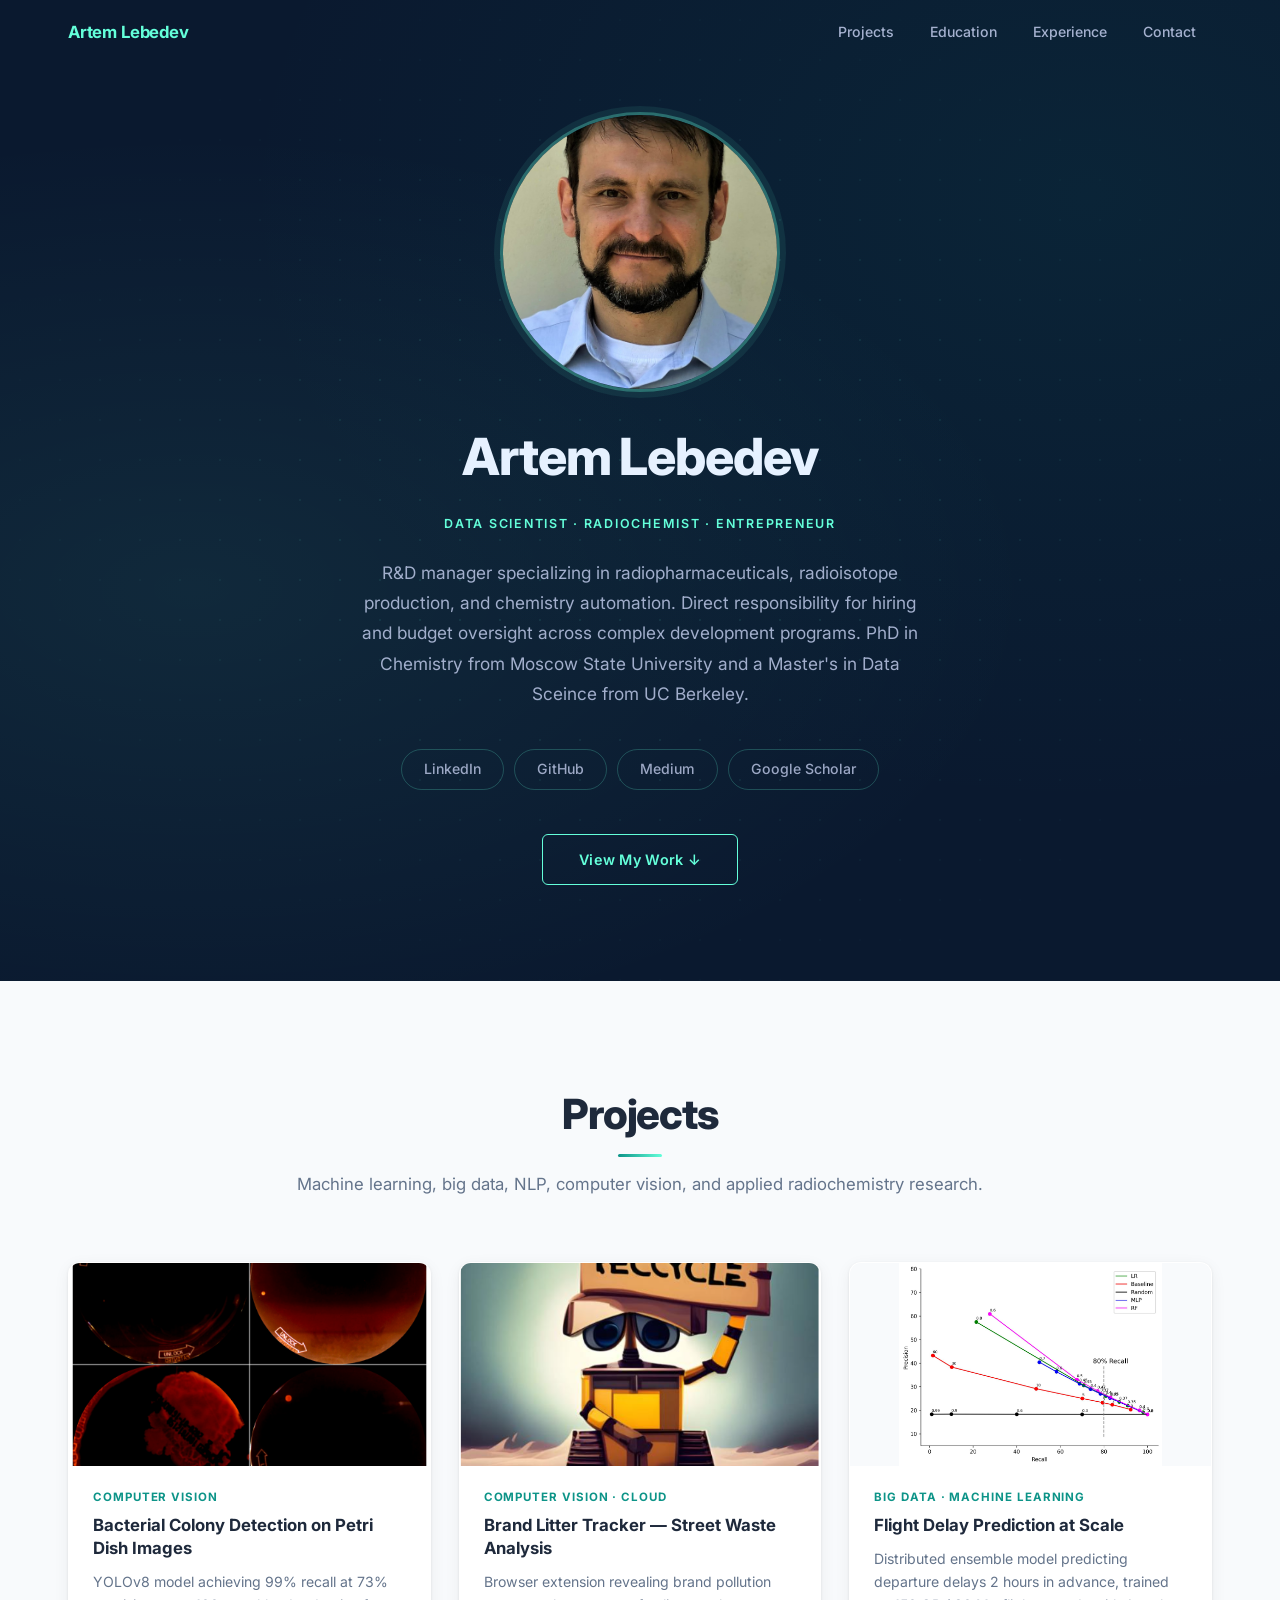
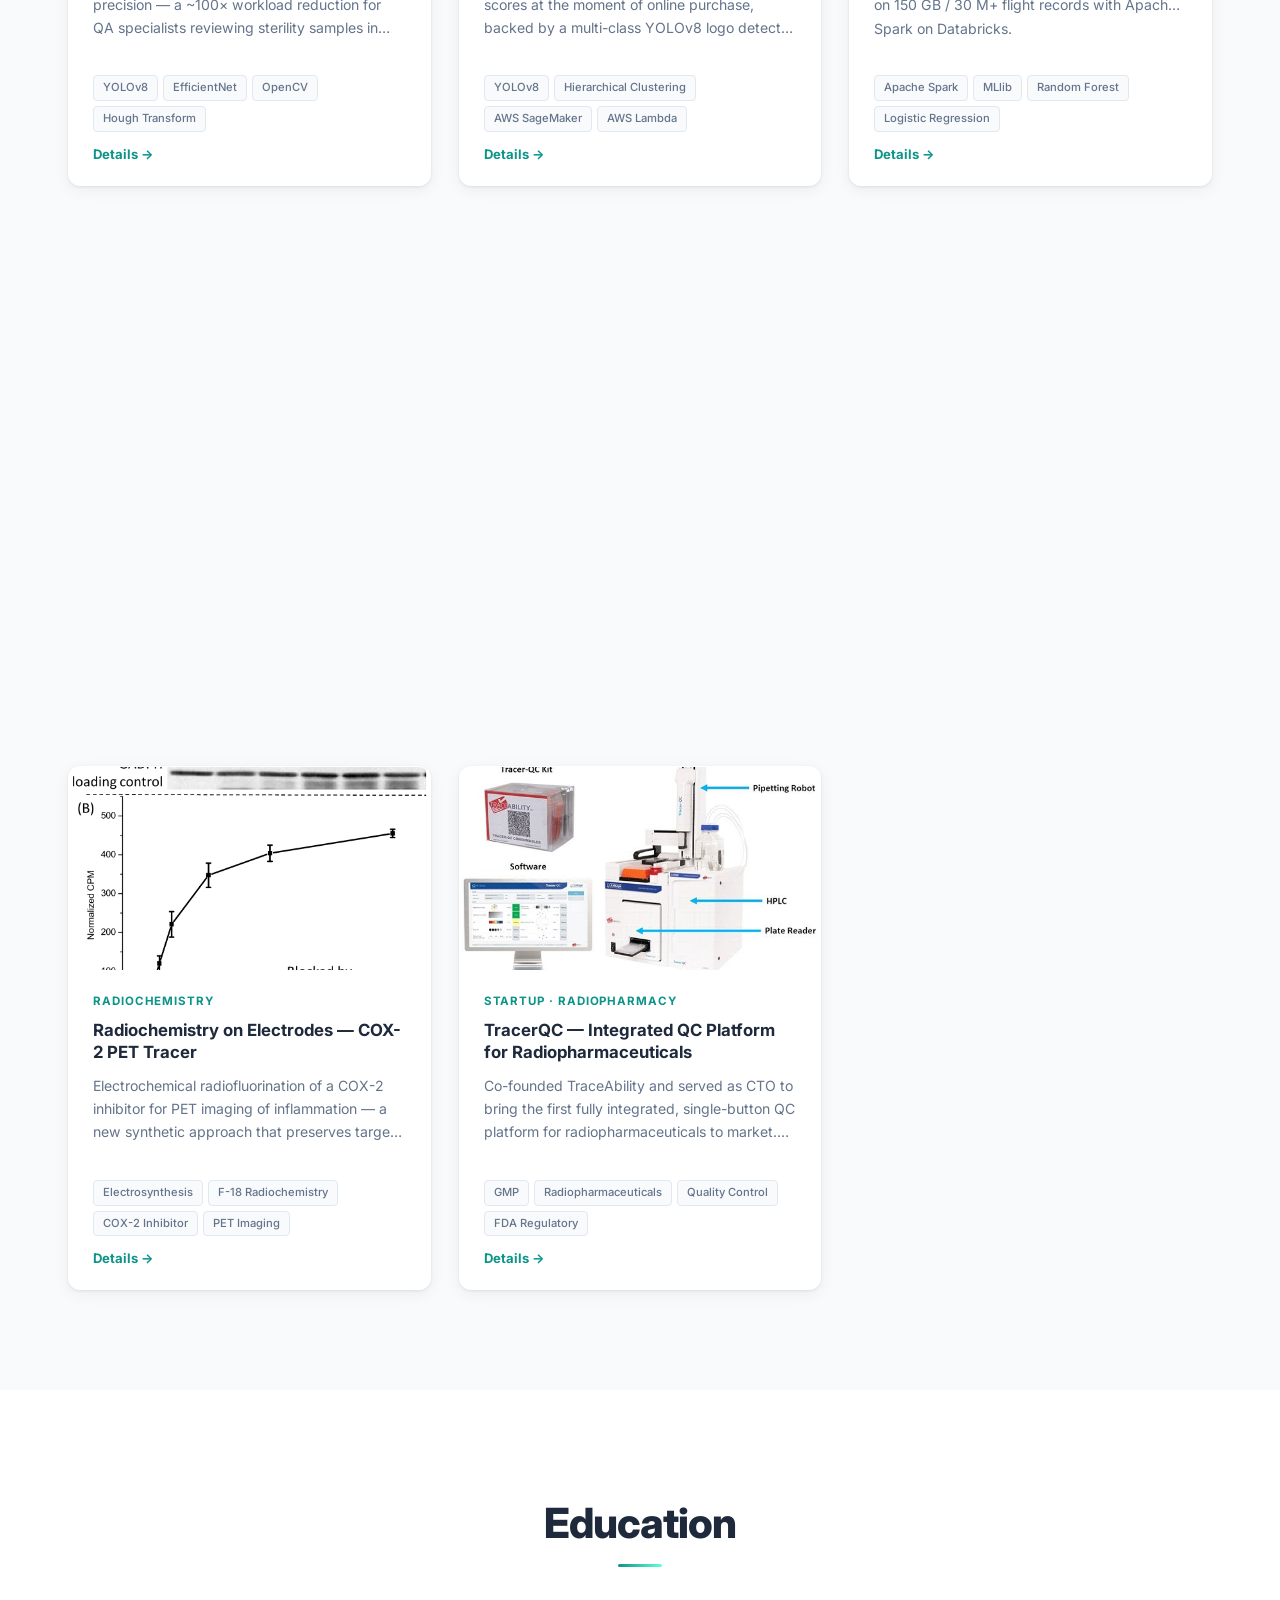
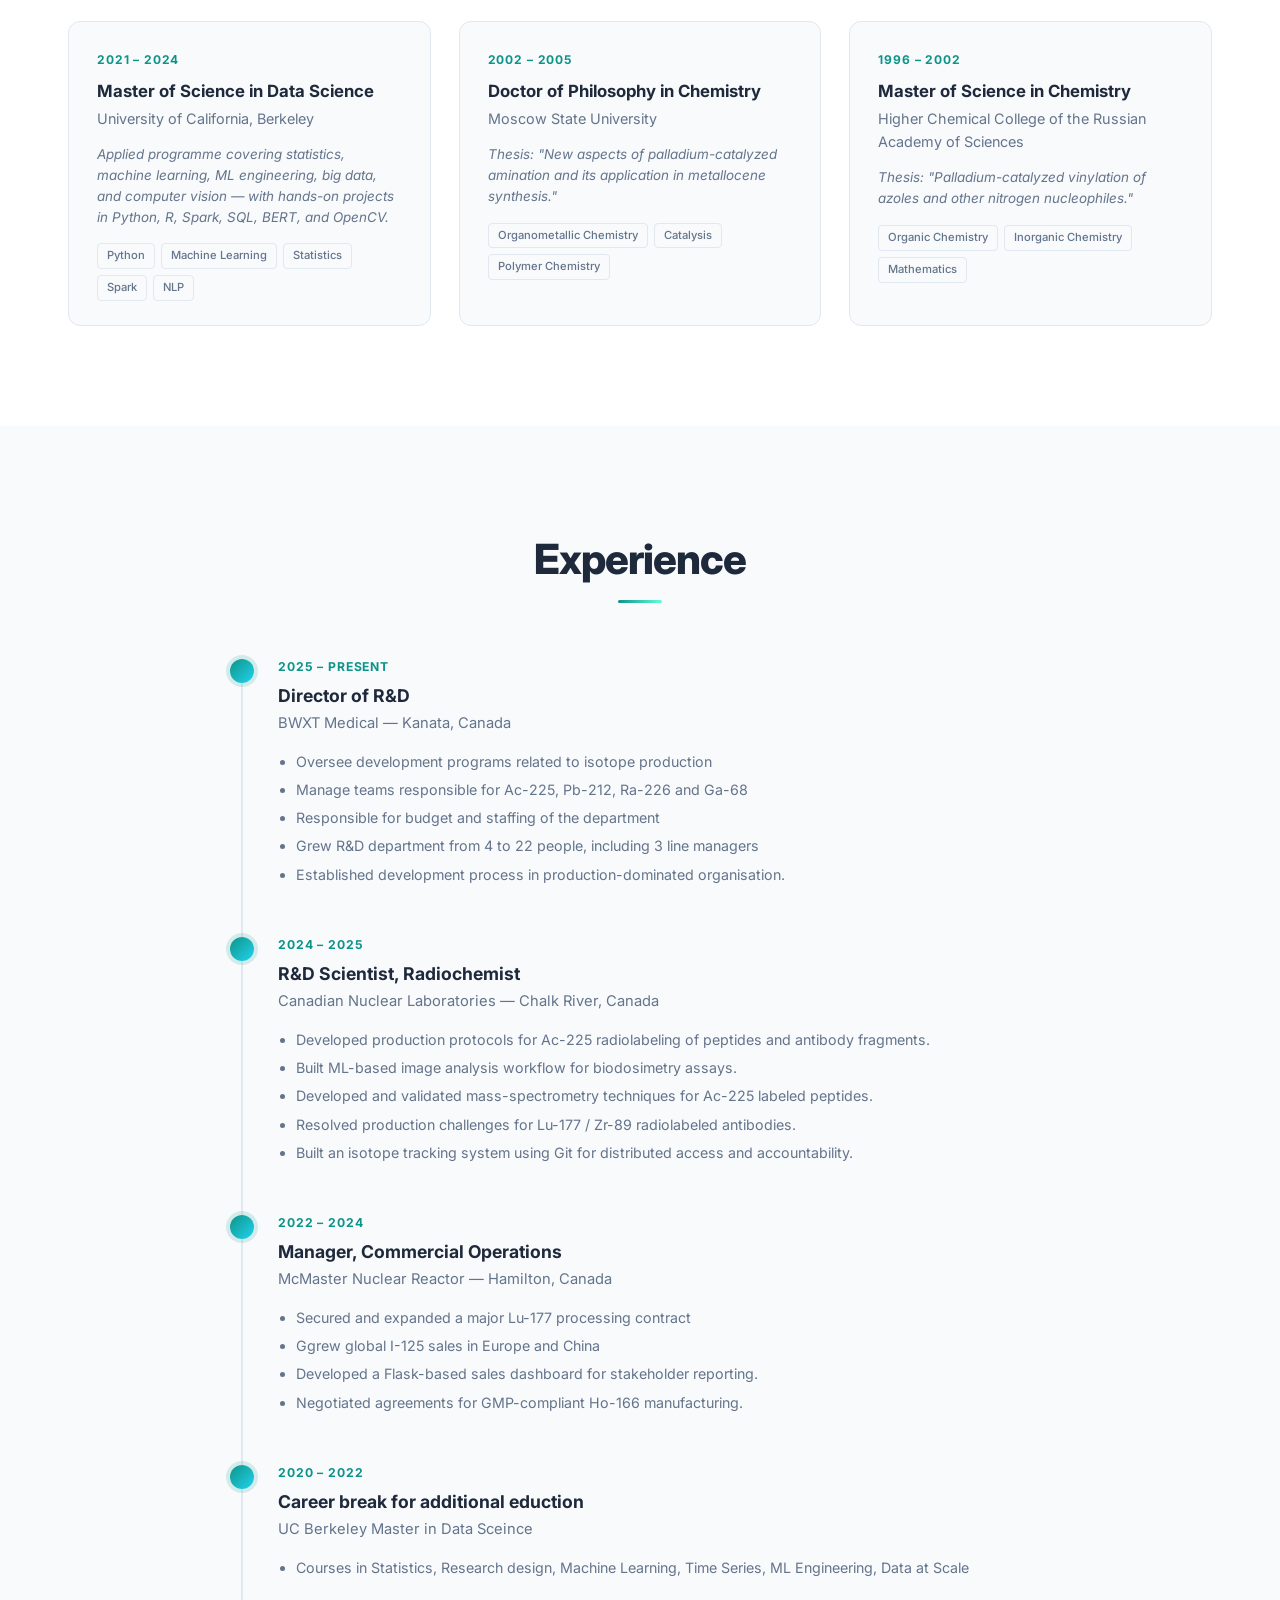
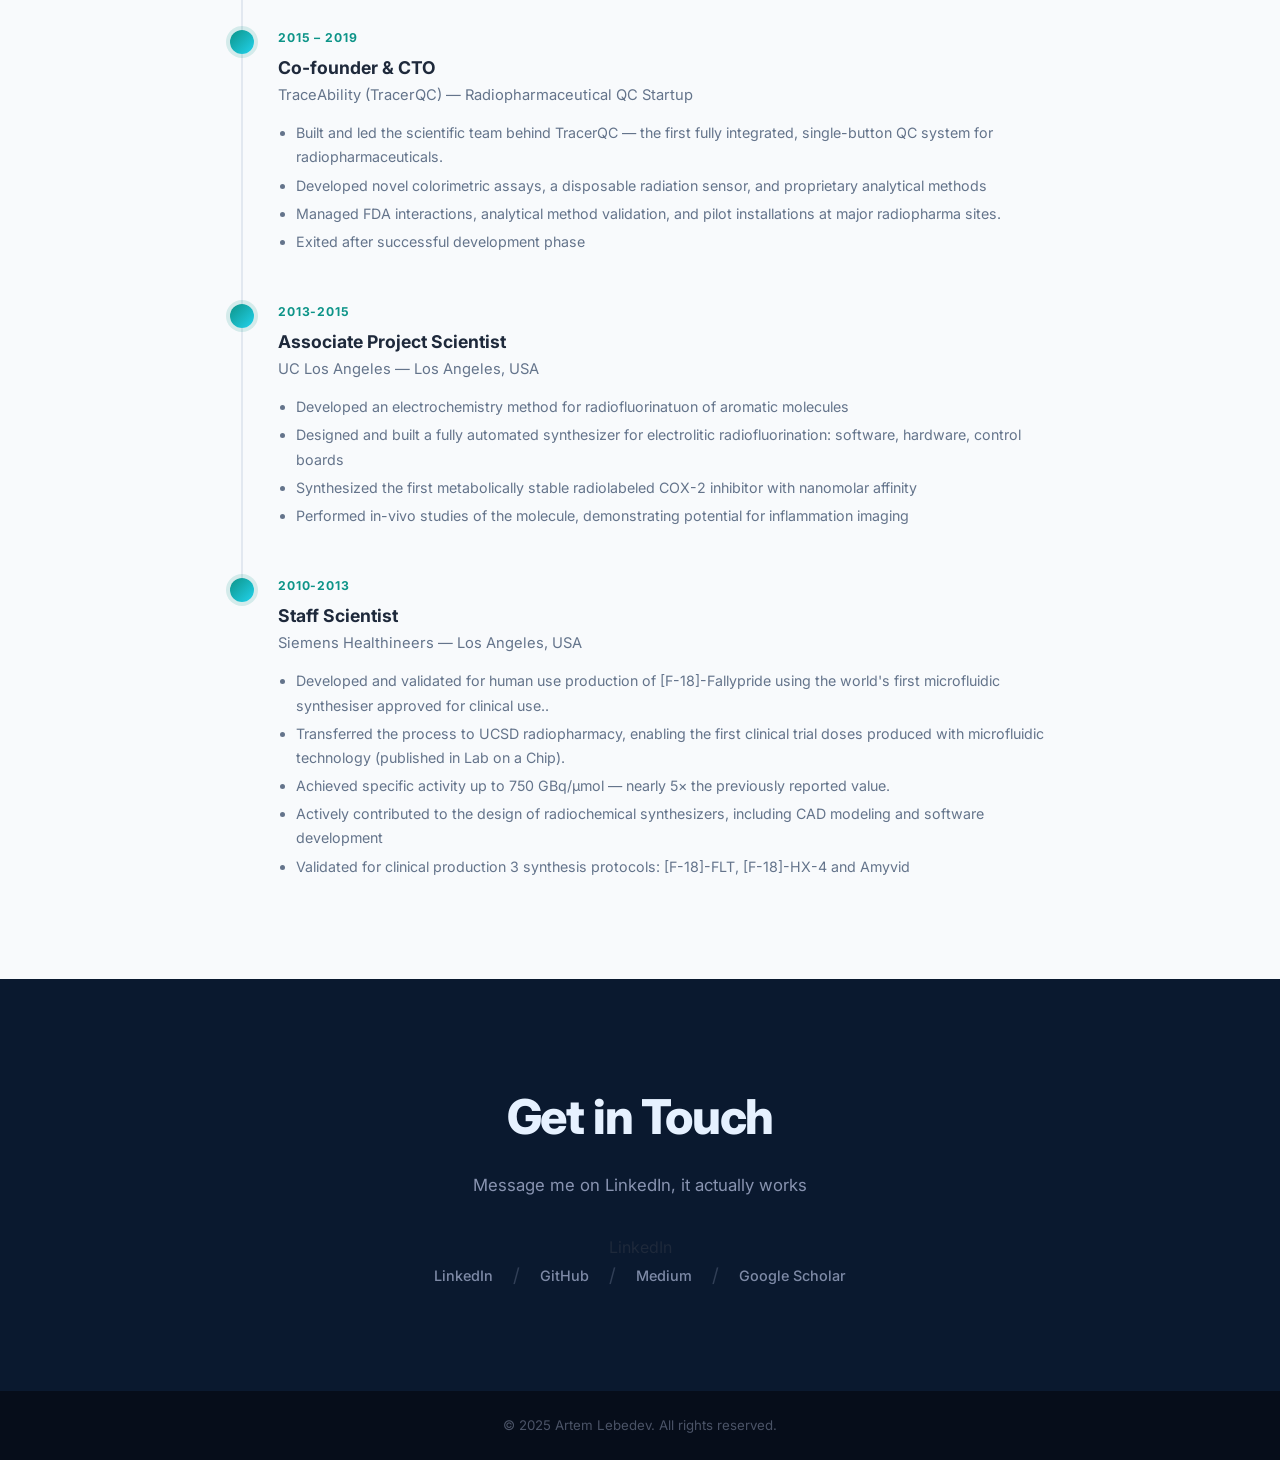
<file: index.html>
<!DOCTYPE html>
<html lang="en">
<head>
  <meta charset="UTF-8" />
  <meta name="viewport" content="width=device-width, initial-scale=1.0" />
  <title>Artem Lebedev — Data Scientist &amp; Radiochemist</title>
  <meta name="description" content="Portfolio of Artem Lebedev — radiochemist and data scientist with expertise in radiopharmaceutical development, GMP production, and machine learning." />
  <link rel="preconnect" href="https://fonts.googleapis.com" />
  <link rel="preconnect" href="https://fonts.gstatic.com" crossorigin />
  <link href="https://fonts.googleapis.com/css2?family=Inter:wght@300;400;500;600;700;800&display=swap" rel="stylesheet" />
  <link rel="stylesheet" href="styles.css" />
</head>
<body>

<!-- ════════════════ NAV ════════════════════════════════════ -->
<nav id="nav">
  <div class="nav-inner">
    <a href="#hero" class="nav-logo">Artem Lebedev</a>
    <ul>
      <li><a href="#projects">Projects</a></li>
      <li><a href="#education">Education</a></li>
      <li><a href="#experience">Experience</a></li>
      <li><a href="#contact">Contact</a></li>
    </ul>
    <button class="burger" aria-label="Toggle menu">
      <span></span><span></span><span></span>
    </button>
  </div>
</nav>

<!-- ════════════════ HERO ═══════════════════════════════════ -->
<section id="hero">
  <div class="hero-content">
    <img src="Images/userpic 2021.jpg" alt="Artem Lebedev" class="hero-photo" />
    <p class="hero-name"></p><!-- filled by script.js -->
    <p class="hero-tag"></p><!-- filled by script.js -->
    <p class="hero-bio"></p><!-- filled by script.js -->
    <div class="hero-socials">
      <a href="https://www.linkedin.com/in/artemlebedev/" target="_blank" rel="noopener">LinkedIn</a>
      <a href="https://github.com/ArtemChemist"           target="_blank" rel="noopener">GitHub</a>
      <a href="https://medium.com/@lebedevfedora"         target="_blank" rel="noopener">Medium</a>
      <a href="https://scholar.google.ca/citations?hl=en&user=ybQleeAAAAAJ" target="_blank" rel="noopener">Google Scholar</a>
    </div>
    <a href="#projects" class="cta-btn">View My Work ↓</a>
  </div>
</section>

<!-- ════════════════ PROJECTS ═══════════════════════════════ -->
<section id="projects">
  <div class="container">
    <header class="section-header">
      <h2>Projects</h2>
      <p>Machine learning, big data, NLP, computer vision, and applied radiochemistry research.</p>
    </header>
    <div class="projects-grid"></div><!-- filled by script.js -->
  </div>
</section>

<!-- ════════════════ EDUCATION ══════════════════════════════ -->
<section id="education">
  <div class="container">
    <header class="section-header">
      <h2>Education</h2>
    </header>
    <div class="edu-grid"></div><!-- filled by script.js -->
  </div>
</section>

<!-- ════════════════ EXPERIENCE ═════════════════════════════ -->
<section id="experience">
  <div class="container">
    <header class="section-header">
      <h2>Experience</h2>
    </header>
    <div class="timeline"></div><!-- filled by script.js -->
  </div>
</section>

<!-- ════════════════ CONTACT ════════════════════════════════ -->
<section id="contact">
  <h2>Get in Touch</h2>
  <p class="sub">Message me on LinkedIn, it actually works</p>
  <a href="https://www.linkedin.com/in/artemlebedev/" target="_blank" rel="noopener">LinkedIn</a>
  <div class="contact-icons">
    <a href="https://www.linkedin.com/in/artemlebedev/" target="_blank" rel="noopener">LinkedIn</a>
    <span class="sep">/</span>
    <a href="https://github.com/ArtemChemist"           target="_blank" rel="noopener">GitHub</a>
    <span class="sep">/</span>
    <a href="https://medium.com/@lebedevfedora"         target="_blank" rel="noopener">Medium</a>
    <span class="sep">/</span>
    <a href="https://scholar.google.ca/citations?hl=en&user=ybQleeAAAAAJ" target="_blank" rel="noopener">Google Scholar</a>
  </div>
</section>

<footer>
  <p>&copy; 2025 Artem Lebedev. All rights reserved.</p>
</footer>

<!-- content.js must load before script.js -->
<script src="content.js"></script>
<script src="script.js"></script>
</body>
</html>
</file>
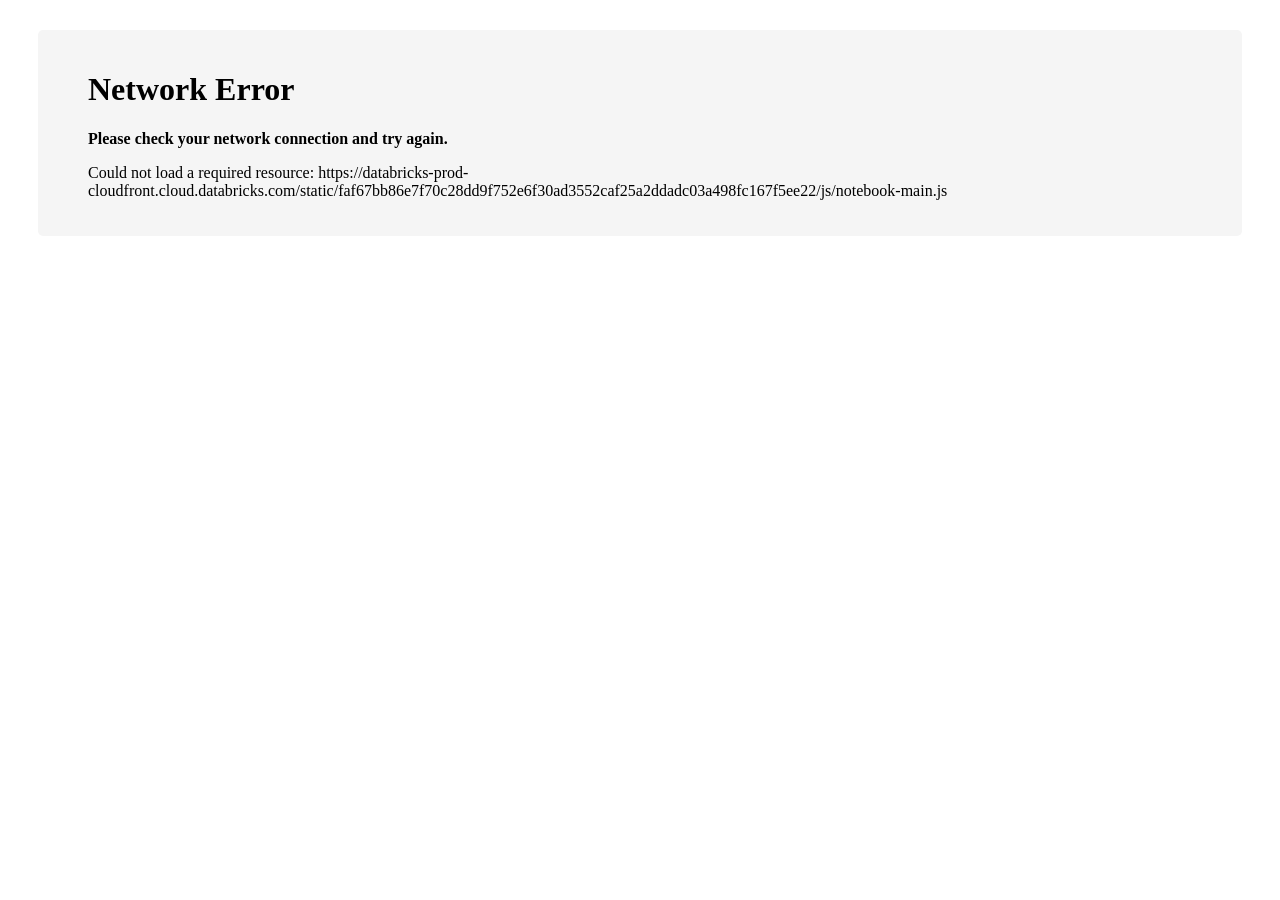
<file: Projects/Project - delays/Phase II-1.html>
<!DOCTYPE html>
<html>
<head>
  <meta name="databricks-html-version" content="1">
<title>Phase II - Databricks</title>

<meta charset="utf-8">
<meta name="google" content="notranslate">
<meta name="robots" content="nofollow, noindex">
<meta http-equiv="Content-Language" content="en">
<meta http-equiv="Content-Type" content="text/html; charset=UTF8">

<link rel="stylesheet" type="text/css" href="https://databricks-prod-cloudfront.cloud.databricks.com/static/faf67bb86e7f70c28dd9f752e6f30ad3552caf25a2ddadc03a498fc167f5ee22/css/notebook-main.css">
<link rel="icon" type="image/png" href="https://databricks-prod-cloudfront.cloud.databricks.com/static/faf67bb86e7f70c28dd9f752e6f30ad3552caf25a2ddadc03a498fc167f5ee22/favicon.ico"/>
<script>window.__STATIC_SETTINGS__ = {"databricks.fe.showNewTagAtSearchMenuItem":false,"enablePasswordAclsForTier":true,"databricks.fe.ingestion.enableTableAppend":false,"enableNotebookNotifications":true,"enableDbfsFileBrowser":true,"databricks.fe.history.enableLiveQueryHistory":false,"databricks.fe.enableMonacoFeedback":true,"enableSshKeyUI":false,"defaultStandardMaxVCpus":32,"enableLineageUI":true,"enableDynamicAutoCompleteResourceLoading":false,"enableProjectsAllowList":false,"enableClusterMetricsUI":true,"enableNewClusterReduxFormUI":false,"quotaReducedStandardMode":false,"allowWhitelistedIframeDomains":true,"databricks.fe.enableInstantScrollingForNotebooks":true,"enableServicePrincipalClusters":false,"enableMergeRebase":true,"devTierName":"Community Edition","enableReposByDefault":true,"databricks.fe.enableVegaLiteDebugMode":false,"enableNotebookTemplateImport":true,"shardName":"az-westus","databricks.fe.jobsTriggerHistoryPollingIntervalMs":10000,"enableReservoirTableUI":true,"databricks.fe.enableClusterCreateDefaultToFirstPolicy":false,"dbcForumURL":"http://forums.databricks.com/","enableAutorestart":false,"enable-X-Frame-Options":true,"databricks.fe.singleClusterUserWithServicePrincipals":true,"enableClusterOAuthField":false,"enableGp3":false,"defaultPythonVersion":3,"sandboxForSandboxFrame":"allow-scripts allow-popups allow-popups-to-escape-sandbox allow-forms allow-same-origin allow-downloads","databricks.fe.ingestion.enableSmallFileUploadAVRO":true,"requireSpecialCharacterInDefaultPassword":true,"serverlessDefaultSparkVersion":"","maxCustomTags":43,"databricks.fe.minAutoStopClassicSetInAPI":10,"jobNotebookDirectory":"__databricks_jobs_tmp","dbfsCommandResultServiceWriteResultMaxRetries":2,"enableMimeBundleResultRendering":true,"dbfsCommandResultServiceWriteResultTimeoutMillis":30000,"rStudioUserDefaultHomeBase":"/home","experiments":{"enableWorkspaceTour":false,"enableHomepagePrescriptiveQuickstart":false,"showAddTeammatesButton":false,"enableOnboardingModal":true},"forceAutorestart":false,"userCanUseDatabricksWorkspace":true,"enableClusterAcls":true,"notebookRevisionVisibilityHorizon":0,"serverlessClusterProductName":"High Concurrency","showS3TableImportOption":false,"defaultPerformanceMultipliersForDbr":{"AllPurpose":1.0,"JobsLight":1.0,"ServerlessRealTimeInference":1.0,"Jobs":1.0,"SQL":1.0},"redirectBrowserOnWorkspaceSelection":true,"maxEbsVolumesPerInstance":10,"databricks.fe.useSharedQuartzCronInput":false,"databricks.fe.maxNumberOfAllowedAnnouncementsPerSession":0,"databricks.fe.enableServerlessMetricsUI":false,"enableWorkflowsInDBSQL":false,"enableLakehousesAclsUi":true,"databricks.fe.enableClusterFormRefresh":true,"isDbAdmin":false,"enableRStudioUI":true,"isAdmin":false,"databricks.fe.jobWebhooksPollingIntervalMs":5000,"isCloudlessWorkspace":false,"deltaProcessingBatchSize":1000,"timerUpdateQueueLength":100,"showH3Hint":true,"databricks.fe.sqlgateway.endpointOwnerAclEnabled":true,"enableLargeResultDownload":true,"databricks.fe.enableNotebookHeaderFeedback":true,"enableSparkAdvisor":true,"databricks.fe.showPhotonIncompatibleNodeTypes":true,"jobsSqlEnableFetchEntityNameWithBatchSize":6,"zoneInfos":[],"enableFileArrivalTriggers":true,"enableCustomSpotPricingUIByTier":true,"serverlessClustersEnabled":true,"enableWorkspaceBrowserSorting":true,"enablePolicyFamilyBackend":true,"enableSentryLogging":true,"enableFindAndReplace":true,"enableProjectTypeInWorkspace":true,"disallowUrlImportExceptFromDocs":false,"deprecateContentSpacer":true,"databricks.fe.infra.queuePersistenceDebounceIntervalMs":0,"defaultPerformanceMultipliersForPhoton":{"AllPurpose":2.0,"JobsLight":1.0,"ServerlessRealTimeInference":1.0,"Jobs":2.5,"SQL":1.0},"enableGlobalInitScriptsUi":true,"enableFeatureStoreUnityCatalogIntegration":false,"enableFolderSourceExport":true,"enablePresignedUrlDirectUploads":false,"enableSqlConfigurationParametersUI":true,"enableGravitonUi":true,"databricks.fe.requireTaskEntitlements":true,"enableAutorestartPanel":false,"databricks.fe.enableJobsObservabilityUI":true,"databricks.fe.history.queryProfile.enableFusedSubGraphs":true,"userCanUseSqlService":true,"databricks.fe.enableChartAggregationDisabling":true,"enableSingleLogout":false,"enableDeprecatedGlobalInitScripts":true,"enablePublishNotebooks":false,"databricks.fe.jaws.alwaysAddJobsComputeOption":true,"databricks.fe.enableMakingCEUpgradeRequest":false,"enableUploadDataUis":true,"databricks.fe.jawsLineagePopoverEnabled":true,"enableDataMarketplace":false,"browserLogSamplingRateModulo":10,"databricks.fe.jaws.enableContinuousJobBanner":true,"createTableInNotebookS3Link":{"url":"https://docs.microsoft.com/azure/databricks/_static/notebooks/data-import/s3.html.template","displayName":"S3","workspaceFileName":"S3 Example"},"sanitizeHtmlResult":true,"enableClusterPinningUI":true,"enableJobAclsConfig":true,"databricks.fe.notebookAutocompleteCacheDebounce":1000,"projectsAllowListPermissions":"","enableJobsListMostRecentRunColumn":false,"databricks.fe.jaws.enableVisualisationInRunOutputPage":false,"enableFullTextSearch":false,"enableElasticSparkUI":true,"enableHeapAnalytics":false,"databricks.fe.useJawsContext":true,"storeInteractiveNotebookResultsInCustomerAccount":false,"enableNotebookMonaco":true,"databricks.fe.showTestButtonForWebhookDestinations":true,"applications":false,"enableJawsMFE":true,"enableWorkspaceExperiments":true,"customerApprovedWSLoginExpirationTime":"","databricks.fe.enableReactNotebookUpdateBatching":true,"enableAzureToolbar":true,"databricks.fe.enablePipelinesUnityCatalogSelection":true,"databricks.fe.jawsRunAsDocsUrl":"","fileStoreBase":"FileStore","enableDataExplorerInWebapp":true,"enableUserStatusColumn":true,"enableDisplayHtmlByFileStoreUrl":true,"requireAttachPermissionToRunCommand":false,"enableFolderSourceImport":true,"databricks.fe.clearTitleKS":false,"enableTableAclsConfig":true,"enableWorkspaceFilesystem":true,"disableFeedback":false,"graphqlLatestJobRunPollInterval":3000,"sqlAnalyticsClusterSizeToPricingUnits":{"db.xxsmall":4.0,"db.xlarge":80.0,"db.xsmall":6.0,"db.2xlarge":144.0,"db.small":12.0,"db.3xlarge":272.0,"db.medium":24.0,"db.4xlarge":528.0,"db.large":40.0},"enableCompletedRunsTableAutogenQuery":true,"databricks.fe.data.showTableInsightsTab":true,"enableDbtTask":true,"databricks.fe.logAutocompleteWarning":true,"enableAdminPasswordReset":false,"jobDefaultMinWorkers":2,"checkBeforeAddingAadUser":true,"enableResetPassword":true,"directoryRefetchMinInterval":2500,"displayRowLimitV2":10000,"disableClusterIamRoleOptionality":false,"maxClusterTagValueLength":256,"jobsSqlEnableFetchEndpointWithBatchSize":6,"databricks.fe.jobsReposDocsURL":"","databricks.fe.jaws.enableNewJobJsonModal":true,"enableJobsSparkUpgrade":true,"createTableInNotebookDBFSLink":{"url":"https://docs.microsoft.com/azure/databricks/_static/notebooks/data-import/dbfs.html.template","displayName":"DBFS","workspaceFileName":"DBFS Example"},"perClusterAutoterminationEnabled":true,"instancePoolsEnabled":true,"graphqlJobScheduleBackgroundListPollInterval":0,"enableNotebookCommandNumbers":true,"measureRoundTripTimes":true,"singleNodeClustersEnabled":true,"enableIntercomAdminUI":false,"maxGraphqlJobListQueryTries":3,"enableInstancePoolPermissionsUi":true,"allowStyleInSanitizedHtml":false,"autorestartMaintenanceWindow":"0 0 * * 0","enableTableAclsByTier":true,"enableJobsGetAPI21":true,"hipaaUi":false,"enableLanguagePanel":true,"enablePeriodicTrigger":false,"enableRestrictedClusterCreation":false,"disablePersonalAccessTokenForAccount":false,"enableClusterAutoScaling":true,"enableJobsListUIRewrite":true,"enableLibraryAndInitScriptOnSharedClustersToggle":false,"databricks.fe.enableWsfsPythonTaskModal":true,"enableUserVisibleDefaultTags":true,"defaultNumWorkers":8,"databricks.fe.mergeConflictEditorAutoSavePeriod":30000,"databricks.fe.fixSelectMenuPositionWhenPortalTargetSet":true,"serverContinuationTimeoutMillis":10000,"enablePersonalVMPolicyForAllUsers":true,"enableJawsClusterReuse":true,"driverStderrFilePrefix":"stderr","enableJawsMFEShadowDOM":true,"databricks.fe.enableMergedImportModal":true,"roundTripReportTimeoutMs":60000,"honorControlCharacterInHtmlResult":true,"databricks.fe.enableUiCloudReach":true,"databricks.fe.uc.enableJobClusterSingleUserDefaultForUcGA":true,"useDuboisNotifications":true,"databricks.fe.clusterDetailQueryPollIntervalMs":10000,"upgradeURLForBanner":"","enablePartnerHub":true,"accountsOwnerUrl":"https://accounts.azuredatabricks.net/?autoLogin=true&account_id=1a410dd2-d5d3-42c0-b57d-1862d289fbf7","databricks.fe.jaws.subscribersDropdownPollInterval":5000,"jobDefaultNumWorkers":8,"graphqlClusterListQueryRetryDelay":10000,"driverStdoutFilePrefix":"stdout","enableGitReset":true,"isMlflowNestedRunDeletionEnabled":true,"databricksDocsBaseHostname":"docs.microsoft.com/azure/databricks","databricks.fe.jawsRunJobTaskPopoverEnabled":true,"jawsMFEPrefetchDelay":30000,"defaultNodeTypeToPricingUnitsMap":{"m6in.16xlarge":12.16,"Standard_D16s_v5":4.0,"i-fleet.2xlarge":2.0,"m5d.8xlarge":5.48,"Standard_E32pds_v5":11.0,"g5.2xlarge":1.64,"a2-highgpu-4g":21.72,"r6i.4xlarge":4.08,"t2d-standard-32":5.76,"dblet-sql-driver.az16cpu":5.5,"Standard_E2ds_v5":0.75,"Standard_D4a_v4":0.75,"mg-fleet.xlarge":0.96,"Standard_E64s_v3":16.0,"mgd-fleet.8xlarge":7.68,"r3.2xlarge":2.0,"Standard_E16a_v4":4.0,"Standard_D4as_v5":1.0,"r6id.32xlarge":32.64,"Standard_E80is_v4":20.0,"c2-standard-16":2.88,"Standard_F16":2.0,"cgd-fleet.8xlarge":7.24,"dblet-sql-amd-driver.az64cpu":22.0,"Standard_E8bds_v5":3.5,"r5n.8xlarge":7.2,"d3en.4xlarge":6.72,"Standard_E96ads_v5":33.0,"Standard_L48s_v3":16.5,"m5d.4xlarge":2.74,"r-fleet.12xlarge":12.24,"m5ad.xlarge":0.69,"m5d.12xlarge":8.23,"rd-fleet.16xlarge":16.32,"dblet-multi-vendor-driver.az8cpu":2.75,"dblet-dbsql-driver.graviton.2xlarge":2.0,"Standard_E16d_v4":4.0,"im4gn.xlarge":1.69,"r5a.8xlarge":6.46,"r6i.32xlarge":32.64,"n2-standard-16":2.88,"im4gn.large":0.85,"Standard_E48ds_v5":16.5,"m6id.12xlarge":9.12,"m7gd.large":0.48,"Standard_D8as_v4":1.5,"i3.4xlarge":4.0,"r5d.12xlarge":10.8,"t2d-standard-48":8.64,"Standard_E8ads_v5":2.75,"n2-standard-64":11.52,"n2d-standard-32":5.76,"Standard_E48as_v4":12.0,"Standard_D32a_v4":6.0,"dblet-dlt-driver.4xlarge":4.0,"Standard_DS1_v2":0.2,"m6id.2xlarge":1.52,"Standard_D48as_v5":12.0,"r6id.large":0.51,"Standard_NC12s_v2":6.75,"Standard_EC32ads_v5":11.0,"n2-highmem-32":7.68,"c7g.16xlarge":14.48,"n1-highcpu-32":4.272,"Standard_NV72ads_A10_v5":12.0,"Standard_E16ds_v4":4.0,"r5.4xlarge":3.6,"m6g.large":0.39,"i4i.32xlarge":44.0,"Standard_D8as_v5":2.0,"rgd-fleet.2xlarge":2.52,"im4gn.16xlarge":27.04,"cg-fleet.2xlarge":1.81,"n1-highmem-16":3.48,"m5d.24xlarge":16.46,"m7i.large":0.38,"Standard_D96as_v4":18.0,"m5n.4xlarge":2.86,"auto-serverless-dbsql-driver.4xlarge":4.0,"m-fleet.8xlarge":5.48,"g5.4xlarge":2.2,"Standard_L80as_v3":27.5,"class-node":1.0,"m6id.16xlarge":12.16,"c5d.18xlarge":10.92,"c5ad.2xlarge":1.37,"n2-standard-80":14.4,"m7i.12xlarge":9.12,"rd-fleet.xlarge":0.9,"cg-fleet.xlarge":0.9,"Standard_D32ds_v4":6.0,"n1-highmem-8":1.74,"m6a.xlarge":0.61,"r6in.12xlarge":12.24,"m5a.16xlarge":9.83,"c6g.4xlarge":3.08,"m4.2xlarge":1.5,"n2d-highmem-32":7.68,"z1d.12xlarge":15.94,"Standard_E48s_v4":12.0,"n2d-highmem-4":0.96,"r6a.16xlarge":12.91,"Standard_NC8as_T4_v3":1.5,"m6id.xlarge":0.76,"r6idn.24xlarge":24.48,"dblet-multi-vendor-driver.az16cpu":5.5,"c2-standard-8":1.44,"n1-standard-8":1.41,"m7i.48xlarge":36.48,"c5n.2xlarge":1.55,"dblet-dbsql-shield-driver.2xlarge":2.0,"n2d-highcpu-32":4.32,"Standard_D11_v2":0.5,"Standard_D4s_v5":1.0,"m5n.16xlarge":11.42,"r4.xlarge":1.0,"Standard_L64as_v3":22.0,"Standard_L48as_v3":16.5,"Standard_E20as_v5":7.0,"m6gd.xlarge":0.77,"i-fleet.16xlarge":16.0,"m-fleet.4xlarge":2.74,"dblet-dbsql-executor.graviton.2xlarge":2.0,"n2d-standard-4":0.72,"m5.24xlarge":16.46,"g2-standard-4":1.44,"r7gd.xlarge":1.26,"Standard_E64ads_v5":22.0,"r7gd.8xlarge":10.08,"dblet-multi-vendor-executor.az8cpu":2.0,"g5.xlarge":1.36,"dblet-sql-executor.az8cpu":2.0,"Standard_F32s_v2":6.0,"dblet-dlt-driver.az8cpu":2.75,"Standard_E8pds_v5":2.75,"c6gn.8xlarge":420.0,"r6idn.4xlarge":4.08,"c2-standard-30":5.4,"r5a.large":0.41,"serverless-driver-32cpu-az":11.0,"n2d-highmem-48":11.52,"Standard_DC32as_v5":8.0,"dblet-dlt-driver.2xlarge":2.0,"c6a.xlarge":0.61,"n1-highmem-32":6.96,"m4.4xlarge":3.0,"m5dn.4xlarge":3.26,"m7i.8xlarge":6.08,"Standard_F8s_v2":1.5,"m5ad.8xlarge":5.48,"c5a.4xlarge":2.43,"c5d.9xlarge":5.46,"m7gd.2xlarge":1.92,"Standard_E32s_v4":8.0,"r5n.24xlarge":21.6,"m5ad.2xlarge":1.37,"Standard_E8d_v4":2.0,"auto-sql-driver.az64cpu":22.0,"r6i.xlarge":1.02,"dblet-dbsql-shield-executor.2xlarge":2.0,"dblet-gc-driver.2xlarge":2.0,"g5.16xlarge":5.55,"r6in.xlarge":1.02,"m-fleet.24xlarge":16.46,"mgd-fleet.4xlarge":3.84,"c7g.2xlarge":1.81,"r6g.2xlarge":2.0,"r6id.xlarge":1.02,"a2-megagpu-16g":63.84,"c6id.8xlarge":5.56,"r5dn.24xlarge":25.06,"dblet-dlt-driver.16xlarge":16.0,"m7gd.16xlarge":15.36,"d3.4xlarge":6.4,"cd-fleet.4xlarge":2.78,"n1-standard-96":16.92,"c5.24xlarge":14.56,"dblet-dlt-driver.az16cpu":5.5,"n2-highcpu-80":10.8,"p3.2xlarge":4.15,"Standard_DS5_v2":3.0,"r5.16xlarge":14.4,"Standard_D32as_v4":6.0,"g4dn.16xlarge":11.41,"Standard_D4pds_v5":1.0,"Standard_NC16as_T4_v3":2.5,"e2-highmem-4":0.96,"m6a.12xlarge":7.37,"rg-fleet.8xlarge":10.08,"Standard_E20d_v4":5.0,"Standard_L64s_v2":16.0,"g2-standard-24":8.64,"dblet-multi-vendor-driver.az64cpu":22.0,"m5d.large":0.34,"c6in.16xlarge":11.13,"Standard_E48as_v5":16.5,"Standard_D2s_v3":0.5,"auto-sql-driver.az32cpu":11.0,"r6g.xlarge":1.0,"Standard_EC16as_v5":5.5,"i3en.24xlarge":34.8,"Standard_E20as_v4":5.0,"m5d.xlarge":0.69,"auto-serverless-dbsql-driver.16xlarge":16.0,"m6idn.12xlarge":9.12,"Standard_E8_v3":2.0,"m5ad.16xlarge":10.96,"r6id.24xlarge":24.48,"c5a.8xlarge":4.86,"m6id.32xlarge":24.32,"Standard_L32as_v3":11.0,"Standard_DS4_v2_Promo":1.5,"m5zn.2xlarge":2.0,"r5a.16xlarge":12.91,"Standard_D32as_v5":8.0,"dblet-dbsql-driver.graviton.8xlarge":8.0,"c6i.xlarge":0.7,"Standard_F8":1.0,"Standard_D64ds_v4":12.0,"dblet-gc-driver.az32cpu":11.0,"rd-fleet.8xlarge":7.2,"n2-standard-48":8.64,"c6in.2xlarge":1.39,"Standard_D64as_v5":16.0,"m6in.32xlarge":24.32,"n2-highmem-8":1.92,"z1d.6xlarge":7.97,"Standard_DS14":4.0,"m6idn.2xlarge":1.52,"Standard_D4ds_v5":1.0,"m6gd.large":0.39,"dblet-sql-amd-driver.az32cpu":11.0,"m5.16xlarge":10.96,"e2-standard-4":0.72,"Standard_DS11_v2_Promo":0.5,"Standard_D48ds_v4":9.0,"r6i.large":0.51,"Standard_L16s_v2":4.0,"Standard_E20ds_v5":7.0,"c-fleet.2xlarge":1.39,"m6in.xlarge":0.76,"r6i.8xlarge":8.16,"mg-fleet.8xlarge":7.68,"e2-highcpu-16":2.16,"dblet-dbsql-driver.graviton.4xlarge":4.0,"c7gn.8xlarge":420.0,"r4.16xlarge":16.0,"m5.12xlarge":8.23,"r-fleet.16xlarge":16.32,"Standard_EC8as_v5":2.75,"Standard_L8as_v3":2.75,"Standard_NC6":1.5,"r6idn.2xlarge":2.04,"rg-fleet.16xlarge":20.16,"r6gd.large":0.5,"m6g.2xlarge":1.54,"m6in.4xlarge":3.04,"mg-fleet.4xlarge":3.84,"Standard_D64as_v4":12.0,"Standard_DS11":0.5,"Standard_D2_v3":0.5,"z1d.2xlarge":2.66,"m5n.2xlarge":1.43,"g5.24xlarge":11.04,"m6i.12xlarge":9.12,"d3en.6xlarge":10.08,"m7g.16xlarge":15.36,"r6in.32xlarge":32.64,"Standard_DS14_v2_Promo":4.0,"Standard_D64s_v3":12.0,"dblet-dbsql-shield-driver.16xlarge":16.0,"r5.12xlarge":10.8,"dblet-dlt-executor.az8cpu":2.0,"Standard_L32s_v3":11.0,"rgd-fleet.16xlarge":20.16,"n2-highcpu-64":8.64,"n2d-standard-48":8.64,"p2.8xlarge":9.76,"n2d-highcpu-128":17.28,"g4dn.12xlarge":8.56,"Standard_E8s_v4":2.0,"c7g.4xlarge":3.62,"m4.10xlarge":8.0,"c6gd.8xlarge":6.16,"c6id.xlarge":0.7,"cgd-fleet.xlarge":0.9,"d3en.2xlarge":3.36,"Standard_D8s_v3":1.5,"r6i.24xlarge":24.48,"Standard_L16as_v3":5.5,"Standard_EC8ads_v5":2.75,"c6id.2xlarge":1.39,"Standard_E32s_v3":8.0,"Standard_E16s_v4":4.0,"Standard_E96as_v4":24.0,"rgd-fleet.12xlarge":15.12,"n2d-standard-8":1.44,"c7g.12xlarge":10.86,"n1-standard-4":0.71,"Standard_DS3":0.75,"rg-fleet.4xlarge":5.04,"is4gen.large":1.34,"Standard_E4pds_v5":1.5,"rg-fleet.xlarge":1.26,"Standard_DS2_v2":0.4,"r7g.large":0.63,"g5.12xlarge":7.69,"r6a.12xlarge":9.69,"r5dn.8xlarge":8.35,"c2-standard-60":10.8,"r5dn.2xlarge":2.09,"r3.8xlarge":8.0,"r4.4xlarge":4.0,"m6i.xlarge":0.76,"c5d.12xlarge":7.28,"m6i.4xlarge":3.04,"c7gd.8xlarge":7.24,"m7gd.12xlarge":11.52,"z1d.3xlarge":3.99,"dev-tier-node":1.0,"serverless-driver-16cpu-az":5.5,"e2-highmem-2":0.48,"d3.xlarge":1.6,"Standard_E20s_v4":5.0,"c5a.2xlarge":1.21,"Standard_L8s":2.0,"r6gd.12xlarge":12.0,"Standard_E48a_v4":12.0,"Standard_D13_v2":2.0,"r7g.4xlarge":5.04,"n2-standard-8":1.44,"Standard_E16s_v5":5.5,"m5zn.3xlarge":3.0,"r5.24xlarge":21.6,"Standard_D16as_v5":4.0,"c5n.18xlarge":13.97,"m5n.xlarge":0.71,"p3.16xlarge":33.2,"dblet-gc-driver.az8cpu":2.75,"dblet-sql-driver.az8cpu":2.75,"Standard_NC48ads_A100_v4":20.0,"c6gn.12xlarge":420.0,"Standard_E64as_v4":16.0,"m6a.24xlarge":14.74,"Standard_NC24rs_v3":20.0,"Standard_DS13_v2_Promo":2.0,"Standard_E8ds_v4":2.0,"c6a.4xlarge":2.43,"m5a.12xlarge":7.37,"Standard_D48as_v4":9.0,"Standard_D32d_v4":6.0,"c6g.xlarge":0.77,"m5a.24xlarge":14.74,"i4i.16xlarge":22.0,"m5dn.12xlarge":9.79,"Standard_E32_v3":8.0,"dblet-dlt-driver.xlarge":1.0,"m5.2xlarge":1.37,"r5a.4xlarge":3.23,"Standard_E32s_v5":11.0,"dblet-dbsql-executor.2xlarge":2.0,"Standard_E4s_v3":1.0,"Standard_E64d_v4":16.0,"r6in.16xlarge":16.32,"n1-highcpu-96":12.816,"c6gn.xlarge":420.0,"n2-highmem-80":19.2,"n2-highcpu-32":4.32,"dblet-dbsql-driver.4xlarge":4.0,"c6a.48xlarge":29.12,"Standard_D3_v2":0.75,"r7gd.12xlarge":15.12,"r5d.xlarge":0.9,"n1-highmem-64":13.92,"rg-fleet.12xlarge":15.12,"Standard_D32s_v5":8.0,"mg-fleet.2xlarge":1.92,"r6a.8xlarge":6.46,"dblet-dbsql-shield-driver.4xlarge":4.0,"vcpu-worker":1.0,"n2d-highmem-16":3.84,"c2-standard-4":0.72,"i3en.12xlarge":17.4,"c5.4xlarge":2.43,"Standard_D16ds_v5":4.0,"m6a.2xlarge":1.23,"n2d-highmem-8":1.92,"i3en.xlarge":1.45,"i3en.3xlarge":4.35,"auto-serverless-dbsql-driver.2xlarge":2.0,"c5a.16xlarge":9.72,"Standard_NC24":6.0,"Standard_E4as_v4":1.0,"p3dn.24xlarge":42.33,"Standard_NC24r":6.0,"m6idn.xlarge":0.76,"m6in.24xlarge":18.24,"c5a.12xlarge":7.28,"cgd-fleet.2xlarge":1.81,"g2-standard-8":2.88,"Standard_E32ds_v5":11.0,"Standard_DS15_v2":5.0,"m6idn.large":0.38,"Standard_D16pds_v5":4.0,"rd-fleet.4xlarge":3.6,"n2d-highcpu-96":12.96,"c6in.8xlarge":5.56,"auto-serverless-dbsql-driver.8xlarge":8.0,"m6i.16xlarge":12.16,"c6in.12xlarge":8.34,"n2d-standard-96":17.28,"x2gd.16xlarge":23.38,"c6gd.16xlarge":12.32,"r5n.large":0.45,"dblet-sql-driver.az64cpu":22.0,"Standard_E4ds_v5":1.5,"Standard_D16s_v3":3.0,"Standard_D96s_v5":24.0,"Standard_D5_v2":3.0,"r6id.8xlarge":8.16,"r5n.12xlarge":10.8,"Standard_F64s_v2":12.0,"m5a.large":0.31,"g5.8xlarge":3.32,"m6in.large":0.38,"Standard_D48ads_v5":12.0,"z1d.xlarge":1.33,"cg-fleet.8xlarge":7.24,"Standard_E8s_v3":2.0,"x2gd.xlarge":1.46,"i-fleet.8xlarge":8.0,"Standard_E32ds_v4":8.0,"m6g.16xlarge":12.28,"i4i.2xlarge":2.75,"Standard_DS2_v2_Promo":0.5,"r-fleet.2xlarge":1.8,"Standard_D48d_v4":9.0,"m5ad.4xlarge":2.74,"z1d.large":0.66,"n2d-standard-64":11.52,"t2d-standard-8":1.44,"i3en.6xlarge":8.7,"r7g.8xlarge":10.08,"c6a.2xlarge":1.21,"g4dn.xlarge":0.71,"c6in.xlarge":0.7,"m5dn.24xlarge":19.58,"m5zn.12xlarge":12.0,"r5a.2xlarge":1.61,"i4i.xlarge":1.38,"dblet-sql-amd-driver.az16cpu":5.5,"c7gn.4xlarge":420.0,"c6g.8xlarge":6.16,"Standard_E8s_v5":2.75,"r6g.8xlarge":8.0,"i4i.metal":88.0,"r7gd.2xlarge":2.52,"dblet-dlt-driver.8xlarge":8.0,"Standard_E8as_v5":2.75,"c3.8xlarge":4.0,"m-fleet.12xlarge":8.23,"n2d-highcpu-16":2.16,"Standard_E96a_v4":24.0,"m5d.2xlarge":1.37,"Standard_E16_v3":4.0,"m6i.large":0.38,"i3en.large":0.75,"Standard_D4_v3":0.75,"c5ad.4xlarge":2.74,"cgd-fleet.4xlarge":3.62,"m7g.12xlarge":11.52,"Standard_D8ads_v5":2.0,"Standard_E4as_v5":1.5,"m6gd.2xlarge":1.54,"c6gn.4xlarge":420.0,"m5d.16xlarge":10.96,"Standard_D96ads_v5":24.0,"cg-fleet.4xlarge":3.62,"serverless-driver-8cpu-az":2.75,"Standard_E16ds_v5":5.5,"Standard_E2s_v3":0.5,"cg-fleet.16xlarge":14.48,"cg-fleet.12xlarge":10.86,"r6a.24xlarge":19.37,"r6i.2xlarge":2.04,"r6in.2xlarge":2.04,"Standard_E2ds_v4":0.5,"m6id.4xlarge":3.04,"m6g.xlarge":0.77,"cgd-fleet.12xlarge":10.86,"Standard_E8as_v4":2.0,"m5dn.8xlarge":6.53,"n1-highmem-4":0.87,"c6id.24xlarge":16.69,"Standard_D32_v3":6.0,"r6gd.16xlarge":16.0,"Standard_DS3_v2":0.75,"n2-highmem-2":0.48,"Standard_NC6s_v3":5.0,"m5ad.24xlarge":16.46,"m6idn.4xlarge":3.04,"m7g.8xlarge":7.68,"Standard_DC16as_v5":4.0,"r5.2xlarge":1.8,"is4gen.2xlarge":5.36,"r3.4xlarge":4.0,"n2d-highmem-96":23.04,"mg-fleet.12xlarge":11.52,"m6gd.12xlarge":9.21,"n1-standard-32":5.64,"Standard_H8":2.5,"Standard_DS4":1.5,"cd-fleet.24xlarge":16.69,"Standard_E48ads_v5":16.5,"m5n.24xlarge":17.14,"Standard_E32ads_v5":11.0,"m5dn.large":0.41,"dblet-repl-driver.az2cpu":0.75,"Standard_NC24ads_A100_v4":10.0,"r6id.16xlarge":16.32,"Standard_E4ds_v4":1.0,"r6a.48xlarge":38.74,"c6id.4xlarge":2.78,"i2.4xlarge":6.0,"c7gd.4xlarge":3.62,"Standard_D8ds_v4":1.5,"c5.2xlarge":1.21,"m7i.4xlarge":3.04,"r6idn.16xlarge":16.32,"c6id.16xlarge":11.13,"m6in.2xlarge":1.52,"r5dn.16xlarge":16.7,"Standard_DS3_v2_Promo":0.75,"m4.xlarge":0.75,"r4.8xlarge":8.0,"dblet-dlt-driver.az4cpu":1.5,"c5.xlarge":0.61,"r6a.xlarge":0.81,"r5a.xlarge":0.81,"Standard_D14_v2":4.0,"c7gd.12xlarge":10.86,"r7g.16xlarge":20.16,"m-fleet.xlarge":0.69,"Standard_L8s_v3":2.75,"Standard_H16":5.0,"Standard_D16as_v4":3.0,"n2d-highcpu-224":30.24,"dblet-dlt-executor.2xlarge":2.0,"Standard_NC12":3.0,"c5ad.8xlarge":5.48,"auto-sql-driver.az16cpu":5.5,"Standard_D32ads_v5":8.0,"Standard_D16a_v4":3.0,"m5ad.large":0.34,"c6id.12xlarge":8.34,"x2gd.8xlarge":11.69,"Standard_DS14_v2":4.0,"i-fleet.metal":88.0,"r6gd.2xlarge":2.0,"r7gd.4xlarge":5.04,"m6i.8xlarge":6.08,"c6gd.4xlarge":3.08,"m6g.4xlarge":3.07,"n1-standard-16":2.82,"c6gn.2xlarge":420.0,"e2-highmem-16":3.84,"r5n.2xlarge":1.8,"m7g.2xlarge":1.92,"Standard_E20a_v4":5.0,"im4gn.4xlarge":6.76,"Standard_E4s_v5":1.5,"d3en.xlarge":1.68,"g2-standard-48":17.28,"r4.large":0.5,"Standard_E16pds_v5":5.5,"p5.48xlarge":88.91,"r5d.16xlarge":14.4,"n2d-standard-80":14.4,"c-fleet.12xlarge":8.34,"m6in.8xlarge":6.08,"Standard_E4bds_v5":1.75,"dblet-multi-vendor-driver.az32cpu":11.0,"c6a.16xlarge":9.72,"Standard_E96s_v5":33.0,"t2d-standard-4":0.72,"md-fleet.24xlarge":16.46,"Standard_D8pds_v5":2.0,"r5d.large":0.45,"Standard_E32d_v4":8.0,"Standard_D15_v2":5.0,"e2-standard-32":5.76,"Standard_E4s_v4":1.0,"r6in.24xlarge":24.48,"im4gn.8xlarge":13.52,"Standard_E64ds_v4":16.0,"i4i.large":0.69,"c5n.4xlarge":3.11,"m6i.2xlarge":1.52,"r7g.xlarge":1.26,"n1-standard-64":11.28,"Standard_DS12":1.0,"dblet-internal-dbsql-executor-r6id.2xlarge":2.0,"c-fleet.4xlarge":2.78,"Standard_D8s_v5":2.0,"m7g.large":0.48,"development-node":1.0,"md-fleet.8xlarge":5.48,"t2d-standard-60":10.8,"auto-sql-driver.az8cpu":2.75,"m5dn.16xlarge":13.06,"Standard_E64as_v5":22.0,"i2.2xlarge":3.0,"c6gd.2xlarge":1.54,"n1-highcpu-64":8.544,"Standard_DC8as_v5":2.0,"r5.large":0.45,"Standard_E20s_v5":7.0,"c5.12xlarge":7.28,"e2-standard-16":2.88,"p4de.24xlarge":55.57,"Standard_NC6s_v2":3.38,"m6id.24xlarge":18.24,"rg-fleet.2xlarge":2.52,"Standard_D64d_v4":12.0,"r5d.24xlarge":21.6,"m6idn.16xlarge":12.16,"c6gn.16xlarge":420.0,"c7g.xlarge":0.9,"auto-serverless-dbsql-driver.metal":88.0,"r6g.large":0.5,"n2-highcpu-16":2.16,"c5d.4xlarge":2.43,"r5a.12xlarge":9.69,"m6a.48xlarge":29.48,"im4gn.2xlarge":3.38,"n2-highmem-64":15.36,"Standard_D48pds_v5":12.0,"mg-fleet.16xlarge":15.36,"dblet-gc-driver.4xlarge":4.0,"r5.xlarge":0.9,"Standard_D64pds_v5":16.0,"g2.8xlarge":6.0,"m6g.12xlarge":9.21,"n1-highmem-96":20.88,"Standard_NC96ads_A100_v4":44.0,"Standard_L80s_v3":27.5,"m6idn.32xlarge":24.32,"rd-fleet.2xlarge":1.8,"r5dn.xlarge":1.04,"c5ad.12xlarge":8.22,"dblet-gc-driver.8xlarge":8.0,"Standard_D12_v2":1.0,"Standard_D8d_v4":1.5,"r5dn.4xlarge":4.18,"Standard_NC64as_T4_v3":10.0,"m5.4xlarge":2.74,"i3.large":0.75,"m6a.16xlarge":9.83,"Standard_NC12s_v3":10.0,"m5a.2xlarge":1.23,"memory-optimized":1.0,"dblet-internal-dbsql-executor-r5d.2xlarge":2.0,"Standard_E4d_v4":1.0,"Standard_D8ds_v5":2.0,"dblet-dbsql-driver.8xlarge":8.0,"auto-serverless-dbsql-executor.2xlarge":2.0,"c5.18xlarge":10.92,"m5n.12xlarge":8.57,"Standard_D48ds_v5":12.0,"Standard_NV36adms_A10_v5":6.0,"Standard_F72s_v2":13.5,"c5d.2xlarge":1.21,"c7gd.xlarge":0.9,"m5ad.12xlarge":8.23,"m4.large":0.4,"rgd-fleet.4xlarge":5.04,"r5d.2xlarge":1.8,"Standard_D16_v3":3.0,"Standard_E32as_v5":11.0,"Standard_E96as_v5":33.0,"Standard_F4s":0.5,"Standard_F4s_v2":0.75,"m5zn.xlarge":1.0,"c6id.32xlarge":22.25,"Standard_E64_v3":16.0,"p2.16xlarge":19.52,"c6i.16xlarge":11.13,"cd-fleet.12xlarge":8.34,"c6i.8xlarge":5.56,"n2d-highmem-2":0.48,"m5.8xlarge":5.48,"Standard_NC24rs_v2":13.5,"i3.8xlarge":8.0,"r5n.16xlarge":14.4,"a2-ultragpu-4g":31.92,"a2-ultragpu-8g":63.84,"n2-highmem-48":11.52,"Standard_D32s_v3":6.0,"c5d.xlarge":0.61,"m6idn.24xlarge":18.24,"i3.16xlarge":16.0,"c-fleet.xlarge":0.7,"n2d-highcpu-64":8.64,"n2d-highcpu-48":6.48,"dblet-dbsql-driver.2xlarge":2.0,"Standard_DS12_v2":1.0,"cd-fleet.2xlarge":1.39,"r6gd.4xlarge":4.0,"m7i.2xlarge":1.52,"mgd-fleet.xlarge":0.96,"Standard_L32s":8.0,"Standard_ND96asr_v4":44.0,"Standard_E4ads_v5":1.5,"Standard_D4ads_v5":1.0,"m7g.xlarge":0.96,"rgd-fleet.8xlarge":10.08,"dblet-dbsql-driver.graviton.16xlarge":16.0,"r5.8xlarge":7.2,"r6idn.xlarge":1.02,"c6i.2xlarge":1.39,"Standard_D4s_v3":0.75,"dblet-gc-driver.16xlarge":16.0,"n2d-highmem-64":15.36,"m6a.32xlarge":22.11,"Standard_D96as_v5":24.0,"g4dn.8xlarge":5.7,"e2-highmem-8":1.92,"Standard_DS13":2.0,"m7i.16xlarge":12.16,"x2gd.12xlarge":17.54,"m5a.xlarge":0.61,"m-fleet.16xlarge":10.96,"m5a.4xlarge":2.46,"r6idn.32xlarge":32.64,"Standard_D4d_v4":0.75,"r6idn.8xlarge":8.16,"dblet-sql-amd-executor.az8cpu":2.0,"Standard_E32as_v4":8.0,"Standard_DS11_v2":0.5,"Standard_E96ds_v5":33.0,"r-fleet.xlarge":0.9,"r6g.12xlarge":12.0,"Standard_E32a_v4":8.0,"m7gd.4xlarge":3.84,"c5ad.xlarge":0.69,"c6gd.xlarge":0.77,"dblet-sql-amd-driver.az8cpu":2.75,"md-fleet.12xlarge":8.23,"r7gd.16xlarge":20.16,"Standard_DS12_v2_Promo":1.0,"c5.9xlarge":5.46,"a2-highgpu-8g":43.44,"mgd-fleet.16xlarge":15.36,"Standard_DS13_v2":2.0,"Standard_E16as_v5":5.5,"r6gd.xlarge":1.0,"n2d-standard-128":23.04,"c3.2xlarge":1.0,"m5.large":0.34,"Standard_F16s_v2":3.0,"md-fleet.2xlarge":1.37,"m7i.24xlarge":18.24,"Standard_L4s":1.0,"r5d.8xlarge":7.2,"Standard_D4ds_v4":0.75,"e2-highcpu-32":4.32,"t2d-standard-16":2.88,"n2d-standard-224":40.32,"Standard_D48s_v5":12.0,"r5a.24xlarge":19.37,"Standard_EC16ads_v5":5.5,"mgd-fleet.12xlarge":11.52,"r5d.4xlarge":3.6,"Standard_D64ads_v5":16.0,"Standard_F16s":2.0,"g2-standard-32":11.52,"n1-highcpu-16":2.136,"dblet-sql-driver.az32cpu":11.0,"Standard_D16ads_v5":4.0,"Standard_E64s_v4":16.0,"c4.2xlarge":1.0,"Standard_E64a_v4":16.0,"r5dn.large":0.52,"c7g.8xlarge":7.24,"c6in.24xlarge":16.69,"x2gd.2xlarge":2.92,"is4gen.4xlarge":10.71,"c5ad.16xlarge":10.96,"m7g.4xlarge":3.84,"auto-sql-executor.az8cpu":2.75,"c6gd.12xlarge":9.24,"r6in.4xlarge":4.08,"c6i.4xlarge":2.78,"m6idn.8xlarge":6.08,"c7gd.16xlarge":14.48,"Standard_D16ds_v4":3.0,"r7gd.large":0.63,"r-fleet.24xlarge":24.48,"c6g.16xlarge":12.32,"m6gd.8xlarge":6.13,"Standard_L8s_v2":2.0,"c6a.32xlarge":21.84,"m5n.8xlarge":5.71,"m7gd.xlarge":0.96,"c7gd.2xlarge":1.81,"Standard_D16d_v4":3.0,"r6id.12xlarge":12.24,"g4dn.2xlarge":1.43,"Standard_E20ds_v4":5.0,"n2-highmem-4":0.96,"c5n.9xlarge":6.99,"Standard_E8a_v4":2.0,"Standard_D96ds_v5":24.0,"Standard_E20ads_v5":7.0,"auto-serverless-dbsql-executor.metal":88.0,"Standard_L64s_v3":22.0,"g2-standard-96":34.56,"m6in.12xlarge":9.12,"Standard_D32pds_v5":8.0,"Standard_DC4as_v5":1.0,"Standard_L16s":4.0,"e2-standard-8":1.44,"n2-standard-32":5.76,"Standard_E64s_v5":22.0,"is4gen.xlarge":2.68,"n2d-highmem-80":19.2,"Standard_E16ads_v5":5.5,"cd-fleet.xlarge":0.7,"x2gd.large":0.73,"i2.xlarge":1.5,"r6id.4xlarge":4.08,"Standard_DS2":0.5,"cgd-fleet.16xlarge":14.48,"rd-fleet.12xlarge":12.24,"r6id.2xlarge":2.04,"m5a.8xlarge":4.91,"c5a.xlarge":0.61,"r5n.xlarge":0.9,"Standard_E48ds_v4":12.0,"m6a.4xlarge":2.46,"r6a.2xlarge":1.61,"r6a.32xlarge":29.05,"m6id.8xlarge":6.08,"c6a.12xlarge":7.28,"m6gd.4xlarge":3.07,"compute-optimized":1.0,"m5.xlarge":0.69,"Standard_E8ds_v5":2.75,"c4.4xlarge":2.0,"a2-ultragpu-2g":15.96,"Standard_D64ds_v5":16.0,"i3.metal":88.0,"r6i.16xlarge":16.32,"dblet-dlt-driver.az32cpu":11.0,"r6g.16xlarge":16.0,"Standard_DS5_v2_Promo":3.0,"g4dn.4xlarge":2.85,"n2-highmem-16":3.84,"Standard_D64_v3":12.0,"g2-standard-16":5.76,"g2-standard-12":4.32,"Standard_D2_v2":0.5,"r6gd.8xlarge":8.0,"Standard_E48d_v4":12.0,"Standard_D96a_v4":18.0,"Standard_D8_v3":1.5,"d3.2xlarge":3.2,"m-fleet.2xlarge":1.37,"Standard_NC4as_T4_v3":1.0,"c5d.24xlarge":14.56,"r6a.4xlarge":3.23,"m5dn.2xlarge":1.63,"serverless-executor-32mem-az":2.0,"Standard_E16as_v4":4.0,"i4i.8xlarge":11.0,"md-fleet.4xlarge":2.74,"n2d-standard-16":2.88,"r7g.12xlarge":15.12,"i3.2xlarge":2.0,"m5n.large":0.36,"p4d.24xlarge":44.45,"m5zn.6xlarge":6.0,"c6in.4xlarge":2.78,"Standard_L80s_v2":20.0,"r5n.4xlarge":3.6,"Standard_E16s_v3":4.0,"r7g.2xlarge":2.52,"r-fleet.4xlarge":3.6,"c6i.12xlarge":8.34,"Standard_F8s":1.0,"is4gen.8xlarge":21.42,"c-fleet.24xlarge":16.69,"Standard_E20pds_v5":7.0,"dblet-gc-executor.az8cpu":2.0,"r6idn.large":0.51,"c5n.xlarge":0.78,"c3.4xlarge":2.0,"m5dn.xlarge":0.82,"c6i.32xlarge":22.25,"Standard_NC24s_v2":13.5,"i4i.4xlarge":5.5,"c5ad.24xlarge":16.44,"r6i.12xlarge":12.24,"Standard_NC24s_v3":20.0,"Standard_D4_v2":1.5,"m5zn.large":0.5,"g2.2xlarge":1.5,"p3.8xlarge":16.6,"Standard_NV36ads_A10_v5":4.0,"r5dn.12xlarge":12.53,"r6idn.12xlarge":12.24,"m6gd.16xlarge":12.28,"Standard_E48s_v5":16.5,"Standard_D64a_v4":12.0,"rgd-fleet.xlarge":1.26,"r6in.8xlarge":8.16,"md-fleet.xlarge":0.69,"mgd-fleet.2xlarge":1.92,"dblet-dbsql-driver.16xlarge":16.0,"c7gn.2xlarge":420.0,"Standard_E4a_v4":1.0,"r6in.large":0.51,"a2-ultragpu-1g":7.98,"Standard_E64ds_v5":22.0,"c6g.2xlarge":1.54,"n2-highcpu-48":6.48,"g5.48xlarge":22.08,"p2.xlarge":1.22,"r-fleet.8xlarge":7.2,"n2d-highcpu-80":10.8,"n2-standard-4":0.72,"c5a.24xlarge":14.56,"Standard_D32ds_v5":8.0,"m4.16xlarge":12.0,"a2-highgpu-1g":5.43,"c6in.32xlarge":22.25,"m6i.24xlarge":18.24,"dblet-dbsql-shield-driver.8xlarge":8.0,"Standard_EC32as_v5":11.0,"dblet-gc-executor.2xlarge":2.0,"a2-highgpu-2g":10.86,"Standard_DS4_v2":1.5,"Standard_D64s_v5":16.0,"m6i.32xlarge":24.32,"Standard_D8a_v4":1.5,"m6a.8xlarge":4.91,"Standard_L32s_v2":8.0,"m7i.xlarge":0.76,"Standard_E2as_v4":0.5,"c6a.8xlarge":4.86,"c6i.24xlarge":16.69,"i-fleet.4xlarge":4.0,"c4.8xlarge":4.0,"x2gd.4xlarge":5.85,"m7gd.8xlarge":7.68,"Standard_E80ids_v4":20.0,"serverless-executor-64mem-accelerated-az":2.75,"Standard_L16s_v3":5.5,"i3.xlarge":1.0,"Standard_F4":0.5,"r3.xlarge":1.0,"rd-fleet.24xlarge":24.48,"c6g.12xlarge":9.24,"i3en.2xlarge":2.9,"m6g.8xlarge":6.13,"r4.2xlarge":2.0,"i2.8xlarge":12.0,"md-fleet.16xlarge":10.96,"m6id.large":0.38,"c6a.24xlarge":14.56,"Standard_D48a_v4":9.0,"r6g.4xlarge":4.0},"databricks.fe.jobsBackendPaginationLearnMoreURL":"https://docs.databricks.com/administration-guide/workspace/enable-increased-jobs-limit.html","enableNotebookMonacoByDefault":true,"enableMultiLevelSchemaBrowser":true,"tableFilesBaseFolder":"/tables","enableSparkDocsSearch":true,"databricks.fe.history.enableHistoryColumnChooser":false,"databricks.fe.jaws.enableContinuousJobUI":true,"sparkHistoryServerEnabled":true,"enableClusterAppsUIOnServerless":true,"enableEBSVolumesUI":true,"databricks.fe.minAutoStopServerlessSetInUI":5,"maxWorkspaceFileEditSizeMb":10,"jobsRunAsPrincipalEnabled":true,"cellOperationBufferCapacity":100,"minDaysSinceDeletedToPurge":"30 days","homePageWelcomeMessage":"","dbfsCommandResultUiFetchTimeoutMillis":15000,"metastoreServiceRowLimit":1000000,"enableAnsiInternalNotebookOutput":true,"databricks.fe.ingestion.enableExternalLocationFilesList":true,"defaultStandardMinVCpus":8,"databricks.fe.enableIgnorePhotonOnByDefaultWhenUsingPolicies":true,"enableIPythonImportExport":true,"enable-X-Content-Type-Options":true,"enableJawsObservabilityUI":false,"enableSpotFleetPoolUi":false,"enableClusterTagsUI":true,"databricks.fe.useWorkspacePermissionAssignmentService":true,"branch":"webapp_2023-11-29_06.31.26Z_master_85d68661_1468931935","accountsLimit":-1,"enableSparkEnvironmentVariables":true,"enableX509Authentication":false,"useAADLogin":true,"enableByocUi":false,"enableStructuredStreamingNbOptimizations":true,"enableNotebookGitBranching":true,"centralizedLoginEnabled":true,"databricks.fe.enableJobWebhooksAnnouncement":false,"local":false,"enableServerlessJobsUI":false,"enableClusterAutoScalingForJobs":true,"enableStrongPassword":false,"showReleaseNote":false,"displayDefaultContainerMemoryGB":30,"enableSsoSupportConfig":true,"enableAzureSpotVM":true,"broadenedEditPermission":false,"databricks.fe.notebookSqlErrorMark":true,"databricks.fe.enableNotebookFeedback":true,"databricks.fe.enableWebhookDestinationsForAdminConsole":true,"maxDbtCommands":10,"workspaceLaunchTimestamp":1674766372797,"commandResultFetchWrapperDurationBeforeDisplayingFetchingStatusMillis":1000,"getMaxTokenLifetimeDays":-1,"databricks.fe.uc.enableJobClusterSingleUserDefault":false,"enableProSQLWarehouseDocumentation":true,"enableSQLEndpointInNotebook":true,"enableUcInPartnerConnect":true,"databricks.fe.enableDuboisErrorModal":true,"enableIntercom":false,"enableEphemeralRunsUpdate":false,"aclRequestBatchSize":100,"enableDatabricksAutologgingAdminConf":true,"workspaceFilesystemMaxFileSizeMb":200,"generateImplicitDf":true,"databricks.fe.enableGcpServiceAccount":true,"enableNewNotebookScheduleQueryByPathLimit":20,"deploymentMode":"production","useSpotForWorkers":true,"statusIOURL":"https://status.azuredatabricks.net/","removePasswordInAccountSettings":true,"enableLibraryAndInitScriptOnSharedCluster":false,"databricks.fe.redashUseFetchDataRpc":false,"databricks.fe.accountBatchedAcl":true,"jobsSqlTaskUIEnabled":true,"enableProjectsAdminUI":true,"databricks.fe.showCreateOrAssignModal":true,"databricks.fe.showCreateOrAssignServicePrincipalsModal":true,"databricks.fe.jaws.filterByListRunState":true,"enableTokenManagementForTier":true,"enforceWorkspaceViewAcls":true,"databricks.fe.ingestion.enableTableOverwrite":true,"enableUserInviteWorkflow":true,"mlflowModelServingEndpointCreationEnabled":true,"enableClusterBlueprints":true,"databricks.fe.ingestion.enableExternalLocationIngestion":true,"shouldShowWorkspaceName":true,"useAbsoluteUrlForWorkspaceSelection":true,"createTableConnectorOptionLinks":[{"url":"https://docs.microsoft.com/azure/databricks/_static/notebooks/data-import/azure-blob-store.html","displayName":"Azure Blob Storage","workspaceFileName":"Azure Blob Storage Import Example Notebook"},{"url":"https://docs.microsoft.com/azure/databricks/_static/notebooks/data-import/azure-data-lake-store.html","displayName":"Azure Data Lake Store","workspaceFileName":"Azure Data Lake Store Import Example"},{"url":"https://docs.microsoft.com/azure/databricks/_static/notebooks/azure/cassandra-azure.html","displayName":"Cassandra","workspaceFileName":"Cassandra Data Import Example"},{"url":"https://docs.microsoft.com/azure/databricks/_static/notebooks/snowflake-python.html","displayName":"Snowflake","workspaceFileName":"Snowflake Example"},{"url":"https://docs.microsoft.com/azure/databricks/_static/notebooks/data-import/jdbc.html","displayName":"JDBC","workspaceFileName":"JDBC Example"},{"url":"https://docs.microsoft.com/azure/databricks/_static/notebooks/structured-streaming-etl-kafka.html","displayName":"Kafka","workspaceFileName":"Kafka Example"},{"url":"https://docs.microsoft.com/azure/databricks/_static/notebooks/redis.html","displayName":"Redis","workspaceFileName":"Redis Example"},{"url":"https://docs.microsoft.com/azure/databricks/_static/notebooks/elasticsearch.html","displayName":"Elasticsearch","workspaceFileName":"Elasticsearch Example"},{"url":"https://docs.microsoft.com/azure/databricks/_static/notebooks/mongodb.html","displayName":"MongoDB","workspaceFileName":"MongoDB Example"}],"enableQueryCancellation":true,"enableFileStoreEndpoint":true,"enableStaticNotebooks":true,"jobDefaultMaxWorkers":8,"databricks.fe.logUploaderMaxBackoffMs":1800000,"enableNewLineChart":true,"databricks.fe.enableClassicJobsNewComputeUI":false,"databricks.fe.enableAccessModeAllOptions":false,"enableDataScienceAndEngineeringDashboard":true,"sandboxForUrlSandboxFrame":"allow-scripts allow-popups allow-popups-to-escape-sandbox allow-forms","databricks.fe.jaws.prefillMissingWarehouseForSqlTask":true,"enableCssTransitions":true,"azureDevOpsServicesBaseUrl":"https://dev.azure.com","maxQueueTimeUpperBound":43200,"minClusterTagKeyLength":1,"defaultJobClusterModel":{"spark_version":"13.3.x-scala2.12","azure_attributes":{"availability":"ON_DEMAND_AZURE"},"node_type_id":"Standard_DS3_v2","spark_env_vars":{"PYSPARK_PYTHON":"/databricks/python3/bin/python3"},"data_security_mode":"NONE","runtime_engine":"PHOTON","num_workers":8},"databricks.fe.enableServerlessSparkUI":false,"databricks.deltapipelines.ucEnabledWorkspaces":"","enableJawsUi":true,"databricks.fe.jawsRunJobTaskDocsUrl":"","credentialPassthroughEnabledStandardClusterMap":{"spark.databricks.passthrough.enabled":"true"},"jobsListBackendPaginationUpperBoundReached":false,"maxJobsTagsLimit":25,"pricingURL":"https://databricks.com/product/pricing","enableClusterAclsConfig":true,"enableNewNotebookScheduleDeltaLiveTable":true,"enableRunSelectedText":true,"notifyLastLogin":false,"enableSshKeyUIByTier":true,"databricks.fe.enableSummarySectionOnServerlessComputeForm":true,"enableNewGcpNodeComposition":false,"enableCreateClusterOnAttach":false,"enablePreserveSpaceInTableView":true,"largeTextResultInIframeThreshold":100000,"enableClusterSubscription":true,"databricks.fe.jaws.enableEditCheckingClusterPermissions":true,"databricks.fe.enableTelemetryForTruncatedTableResult":true,"enableAdminDSEOnboardingChecklist":true,"enableNotebookGitVersioning":true,"defaultSingleNodeJobClusterModel":{"spark_version":"13.3.x-scala2.12","spark_conf":{"spark.master":"local[*, 4]","spark.databricks.cluster.profile":"singleNode"},"azure_attributes":{"availability":"ON_DEMAND_AZURE"},"node_type_id":"Standard_DS3_v2","custom_tags":{"ResourceClass":"SingleNode"},"spark_env_vars":{"PYSPARK_PYTHON":"/databricks/python3/bin/python3"},"enable_elastic_disk":true,"data_security_mode":"NONE","runtime_engine":"PHOTON","num_workers":0},"enableQueryExecutionSummaryFrontend":true,"databricks.fe.jawsServerlessJobsDocsUrl":"","defaultMinWorkers":2,"commandStatusDebounceMaxWait":1000,"databricks.fe.enableJobsRepoInNotebookScheduling":true,"files":"files/","enablePolicyClusterLimitBackend":true,"enableGraphqlOperationNameInPath":true,"databricks.fe.enableServerlessBanner":true,"databricks.fe.enableDynamicSparkVersionPolicyLabel":true,"alwaysEnableDataSecurityMode":true,"enableFeatureCatalog":true,"enableSqlService":true,"enableClusterStartTimePrediction":false,"enableDriverLogsUI":true,"enableExperimentalCharts":false,"enableDirectNotebookChannel":true,"graphqlJobRunsMatrixPollInterval":5000,"enableSearchV2":true,"disableDbrBasicRestrictions":false,"enableAccessModeDataField":false,"defaultMaxWorkers":8,"isMetastoreInstalled":false,"enableWorkspaceAclsConfig":true,"databricks.fe.enablePolicyFamilyUi":true,"dropzoneMaxFileSize":2047,"enableSqlLocalFileUpload":true,"databricks.fe.minAutoStopServerlessSetInAPI":1,"driverLog4jFilePrefix":"log4j","enableSingleSignOn":false,"isMlflowDatabricksGitLineageEnabled":true,"enableMavenLibraries":true,"displayRowLimit":1000,"notebookTooManyCommandsNotificationLimit":1000,"databricks.fe.sqlWarehouseDetailQueryPollIntervalMs":10000,"enableJobSingleUserClustersUi":false,"maxNumTableResultColumnsToRender":50,"enablePlotWarningsRenderingWorkaround":true,"enableSparkEnvironmentVariablesUI":true,"defaultSparkVersion":{"key":"13.3.x-scala2.12","displayName":"13.3 LTS (includes Apache Spark 3.4.1, Scala 2.12)","packageLabel":"release__13.3.x-snapshot-scala2.12__databricks-universe__13.3.7__cee4384__4e44f2f__jenkins__8aceb2a__format-3","upgradable":true,"deprecated":false,"customerVisible":true,"sparkVersion":"3.4.1","scalaVersion":"2.12","gpuSupport":"false","dbrVersion":{"major":13,"feature":3,"patch":7},"capabilities":["SUPPORTS_BYOC","SUPPORTS_SHIELD","SUPPORTS_END_TO_END_ENCRYPTION","SUPPORTS_RSTUDIO","SUPPORTS_DATABRICKS_DELTA","SUPPORTS_ADLS_PASSTHROUGH","SUPPORTS_ADLS_GEN2_PASSTHROUGH","SUPPORTS_IAM_PASSTHROUGH","SUPPORTS_DATA_PLANE_EVENT_TRACKING","STANDARD_SKU","SUPPORTS_PYTHON3_ONLY","SUPPORTS_OPTIMIZED_AUTOSCALING","SUPPORTS_WEB_TERMINAL","SUPPORTS_TABLE_ACLS","SUPPORTS_JDK_11","SUPPORTS_JDK_8","SUPPORTS_UNITY_CATALOG","SUPPORTS_UNITY_CATALOG_GA","SUPPORTS_PYTHON_LIBRARIES_ON_SHARED_CLUSTERS","SUPPORTS_WSFS_PYTHON_LIBRARIES_ON_ASSIGNED_CLUSTERS","SUPPORTS_VOLUMES_WHL_LIBRARIES_ON_ASSIGNED_CLUSTERS","SUPPORTS_VOLUMES_INIT_SCRIPT_ON_UC_CLUSTERS","SUPPORTS_JAR_LIBRARIES_ON_SHARED_CLUSTERS","SUPPORTS_MAVEN_LIBRARIES_ON_SHARED_CLUSTERS","SUPPORTS_VOLUMES_JAR_LIBRARIES_ON_SHARED_CLUSTERS","SUPPORTS_VOLUMES_JAR_LIBRARIES_ON_ASSIGNED_CLUSTERS"],"requiredVisibilityTag":null,"category":"Standard","universeRevision":"cee4384fa51fbee0af430b90421a669a91457078","performanceDbuMultipliers":null,"pythonVersion":"3.10.12","generalAvailability":true,"isLTS":true,"eosDate":"2026-08-22"},"mlflowModelRegistryEmailNotificationsEnabled":true,"databricks.fe.enableSchemaBrowser":false,"databricks.fe.enableFetchBranchMetadata":true,"enableUseConsistentColors":true,"jobsSqlTaskUIEnabledWithoutEntitlementChecks":true,"enableNewLineChartParams":false,"enableEnforceImdsV2":false,"enableFeatureProfiling":false,"deprecatedEnableStructuredDataAcls":false,"enableCustomSpotPricing":true,"enableCredentialPassthroughByTier":true,"isDuringPhotonPromo":false,"enableRStudioFreeUI":true,"enableMountAclsConfig":false,"databricks.fe.enableLocaleSelectNudge":true,"jobsRunAsPrincipalEnabledPrivatePreview":false,"defaultAutoterminationMin":120,"enableJobsEmailsV2Optout":false,"enableAwsServicePrincipals":false,"databricks.fe.enableAutoMLServerless":false,"enablePipelinesDataSample":true,"databricks.fe.jaws.enableTypedSqlQueryParameterUI":true,"databricks.fe.prePhotonExperimentDefaultNumWorkers":8,"useDevTierHomePage":false,"enableJobsEmailsV2AdminConf":true,"defaultStandardNumVCpus":32,"databricks.fe.enableGetFlagValueRpc":true,"isGenerateDltInferenceNotebookEnabled":true,"disableExportNotebook":false,"databricks.fe.useDuboisReduxFormField":true,"enableVerboseAuditLogs":false,"searchFeedbackSurvey":true,"enableResizingClustersOnDataPanelDropdown":true,"commandStatusDebounceInterval":100,"enableTrashFolder":true,"showSqlEndpoints":true,"enforceUserIsolationAdminToggle":true,"enableTestConnIframe":true,"metaInstanceProfilesEnabled":true,"serveIframeFromUserContentDomain":true,"enableNotebookDatasetInfoView":true,"enableFullDownloadComplexType":true,"defaultTagKeys":{"CLUSTER_NAME":"ClusterName","VENDOR":"Vendor","CLUSTER_TYPE":"ResourceClass","CREATOR":"Creator","CLUSTER_ID":"ClusterId"},"enableClusterAclsByTier":true,"graphqlJobListPollInterval":10000,"azurePortalLink":"https://portal.azure.com","cloud":"Azure","enableDbsqlInternalRedirect":true,"customSparkVersionPrefix":"custom:","disallowAddingAdmins":false,"databricks.fe.enableDualRenderer":false,"enableSparkConfUI":true,"enableDbfsForWorkspace":true,"enableEndpointToWarehouseRename":true,"sparkVersionsSupportedForGenericComputeClusters":["10.4.x-scala2.12","11.3.x-scala2.12"],"datasetPreviewRowLimit":10,"homePageLogoDefault":"login/logo_2020/azure_databricks.png","enableDbtOnWarehouseUI":true,"databricks.fe.instanceProfileWithIamRole":true,"instancePoolMaxCustomTags":{"AWS":43,"Azure":41,"GCP":52},"enableNotebookTableClipboard":true,"maxNumFileBrowserColumns":2,"databricks.fe.enableSimpleClusterCreateUi":true,"featureTier":"STANDARD_W_SEC_TIER","databricks.fe.prePhotonExperimentDefaultMaxWorkers":8,"enableByDefaultGlobalInitScriptsV1":true,"customReferences":"","databricks.fe.enableRedashQueryClientHydration":true,"enableDatasourcesSearchInPartnerConnect":false,"enableRunJobTask":true,"databricks.fe.enableVcpuClusterResize":false,"autoInjectedDbAdminTokenExpirationMinutes":60,"mlflowRunArtifactDownloadEnabled":true,"enforceUserIsolation":false,"enableOrgSwitcherUI":true,"databricks.fe.jawsMainPageEntitlementBasedRedirect":true,"clustersLimit":-1,"enableExternalLocationIngestion":false,"databricks.fe.mlflow.dataMonitoringServiceEnabled":true,"databricks.fe.enableSecurityModeUiV2":true,"enableElasticDisk":true,"enableRelativeNotebookLinks":true,"databricks.fe.data.dltPipelineLineageEnabled":true,"reposIpynbResultsExportPermissions":"","projectsAllowList":"","enableRedashCharts":false,"databricks.fe.enableColorConsistency":false,"dynamicSparkVersionPolicyLabels":{"auto:latest-lts":"13.3.x-scala2.12","auto:prev-major":"13.3.x-scala2.12","auto:prev-major-ml":"13.3.x-cpu-ml-scala2.12","auto:latest-lts-ml":"13.3.x-cpu-ml-scala2.12","auto:latest":"14.2.x-scala2.12","auto:prev-lts-ml":"12.2.x-cpu-ml-scala2.12","auto:latest-ml":"14.2.x-cpu-ml-scala2.12","auto:prev-lts":"12.2.x-scala2.12"},"enableMultiSelect":true,"enableQueryExecutionSummary":true,"homePageLogo":"login/logo_2020/azure_databricks.png","shouldDisableFeedbackForms":true,"databricks.fe.jaws.enableDashboardSubscriptionsUi":true,"enableHlsRuntime":false,"enableJobsTags":true,"enableSamlAssertionEncryptionForWorkspace":false,"enableRepoAutosync":true,"enableSparseCheckout":true,"databricks.fe.batchRenderingSizeForLargeNotebook":100,"databricks.fe.jawsRecentRunsEnableParametersColumn":true,"enableAutoMLFeatureStoreIntegration":true,"enableContinuousJob":true,"enableWorkspaceFilesystemAdminUI":true,"enableNotebookRequestForAccess":true,"isModelServingV2AvailableInCurrentWorkspace":false,"enableSingleSignOnLogin":false,"enforceClusterViewAcls":true,"ebsVolumeSizeLimitGB":{"GENERAL_PURPOSE_SSD":[32,4096],"THROUGHPUT_OPTIMIZED_HDD":[500,4096]},"credentialPassthroughEnabledMap":{"spark.databricks.passthrough.enabled":"true","spark.databricks.pyspark.enableProcessIsolation":"true","spark.databricks.repl.allowedLanguages":"python,sql"},"requireEmailUserName":true,"usageLoggerPublicKey":"MIICIjANBgkqhkiG9w0BAQEFAAOCAg8AMIICCgKCAgEA13iuruCS0scWG7sYR0q8pG1uM/QuDWXXDjA8F95vZ6TOyNLOMrboXs/Koqa0SRBt/fmE0T9RHqxOIcE/B8kpNmNs7aiqvkoI51wqnIrngBiZCYjxrcIzhwEC1o6ChbbAIZuDiz9ae7P7/qSIf3b1oiwhUsKKe9COJ3PNeAR8hhLyiI2PpsRtC5h1Bxi/wTfuAgi+9LsxXatnm9ji3VfG19nHuIWEQsr/P9KIofSQFqSSboXJB+OxCX70TCbbdiF7eKEw6+/A5uhrL2D2j6qnR22IyNfYCrdxv7RpHyLLcFdHT/Obgy2XhOC1G6s4DWLu4xAqFGICZRd2SwnbkinKb5U/T1h+0xQHtSO9tIjKcPEvIW/9Aniz+RKrr7PDUstffjmFQUyvsMaD3WtnN0lzTiun5/PqLlGbT4Fu6UtrHPVcX833CoD9B6b3UU8Ui6UkP9v2eZWnJIN0MFkXrEX3XbgHKmQ3v79X5umbUeEm2TbWUMJk5TJxs3H8GV3Y36CN3NVwDUCvLhHcOJs7b0rtYusQgBab8WoCzndcmggTG5bSvK4PdXO0TyjxkSjYcI2Nuq3I0JIqiN8D9cXdynifiA/ttf1DAgbb1UAESvMmaVnYKpkeSJor0JYkShTLP76DocYiDGaB5+AeH/5m4P8EncxnE7Un7HKcbBxZZL5nfZ0CAwEAAQ==","isMlflowDatabricksAutologgingFeatureFlagEnabled":true,"enableRServerless":true,"frameRateReportIntervalMs":10000,"enableJobsEmailsV2":true,"databricks.fe.enableAddDataPage":true,"enableShareButton":true,"unityCatalogServiceEnabled":true,"databricks.fe.history.queryProfile.enableTopConsumingOperators":false,"dbcFeedbackURL":"https://feedback.azure.com/forums/909463-azure-databricks","iframeSandboxBaseHostPath":"cloud.databricksusercontent.com/static/faf67bb86e7f70c28dd9f752e6f30ad3552caf25a2ddadc03a498fc167f5ee22","webTerminalPortNumber":7681,"enablePaginatedJobsListViewToggle":true,"showVersion":false,"databricks.fe.jaws.enforceServerlessDbsql":false,"enableImdsV2AdminConfPanel":false,"userCanUseTokens":true,"enableStoringCommandResultsInDbfs":true,"databricks.fe.fastUiCodeFixDelayMs":90000,"enableJawsMultitasking":true,"serverlessClustersByDefault":false,"databricks.fe.jobs.contextualAuthoring":true,"enableJobViewAcls":true,"databricks.fe.activeRunsCountPollInterval":10000,"collectDetailedFrameRateStats":true,"productName":"Databricks","pageHeaderFooterBanners":"{}","enableFixParentRunDurationWithRepairUI":true,"databricks.fe.enableMaxNumberOfAllowedAnnouncementsPerSession":true,"enableWorkspaceAcls":true,"databricks.fe.isWorkspaceFilesystemReady":true,"maxClusterTagKeyLength":512,"enableNotebookCollapsibleHeadings":true,"gitHash":"","clusterTagReservedPrefixes":["azure","microsoft","windows"],"enableJawsRunEvents":false,"autorestartComplianceWindow":"25","tableAclsEnabledMap":{"spark.databricks.acl.dfAclsEnabled":"true","spark.databricks.repl.allowedLanguages":"python,sql"},"signupUrl":"","userCanUsePasswords":false,"databricksDocsNotebookPathPrefix":"^https://docs\\.microsoft\\.com/azure/databricks/_static/notebooks/.+$","defaultPythonIndentationForWorkspace":4,"graphqlClusterListPollIntervalMs":10000,"deltaStatsReportIntervalMs":0,"instancePoolMinimumMaxCapacityValue":1,"showDeleteConnection":true,"enableTokensConfig":true,"enableAccessGrantedEmailNotification":true,"allowFeedbackForumAccess":true,"enableServicePrincipalsUi":true,"enableDatabricksCloudEndpointsAdminUI":false,"enableNotebookDiagnosticUtility":false,"frameDurationReportThresholdMs":1000,"databricks.elasticspark.jobsRunAsPrincipalEnabled":true,"enablePerClusterInitScriptsV2UI":true,"databricks.fe.pipelines.enableNotificationsUI":true,"mlflowModelServingV2EndpointCreationEnabled":false,"enableJawsRepoUI":true,"enablePythonVersionUI":true,"enableImportFromUrl":true,"enableWebTerminal":true,"enablePipelinesUi":true,"genericServerlessComputeDbuMap":{"Virtual2XSmall":{"min":13.75,"max":13.75},"VirtualSmall":{"min":13.75,"max":34.375},"VirtualXLarge":{"min":41.25,"max":233.75},"VirtualXSmall":{"min":13.75,"max":20.625},"VirtualAutoscaling":{"min":13.75,"max":467.5},"Virtual3XLarge":{"min":82.5,"max":907.5},"VirtualLarge":{"min":27.5,"max":123.75},"Virtual2XLarge":{"min":55.0,"max":467.5},"VirtualMedium":{"min":20.625,"max":61.875},"Virtual4XLarge":{"min":82.5,"max":1787.5}},"allowDisplayHtmlByUrl":true,"databricks.fe.treeViewEnableTopSort":true,"enableTokens":true,"enableMiniClusters":false,"enablePhotonCheckbox":true,"enableStripeElasticDisk":false,"databricks.fe.jobsGitCredentialsPollingIntervalMs":5000,"databricks.fe.gocxTest":true,"showWhitelabelFooter":false,"azureTrialExpirationTime":null,"featureTierSupportsClusterAppsUI":true,"enableDebugUI":false,"databricks.fe.enableUnityCatalogInPartnerConnectForGCP":true,"databricks.fe.clusterCreateModalUseRHF":false,"enableDbfsFileBrowserUI":true,"enableStreamingMetricsDashboard":true,"enableJobCreationAsMultitask":true,"databricks.fe.mlflow.canAddMultipleServedModels":true,"allowNonAdminUsers":true,"domainSuffix":"azuredatabricks.net","enableSingleSignOnByTier":true,"enablePerformancePack":true,"databricks.fe.enableJawsRecentRunsCreatorFilter":true,"enableEndpointEventLog":false,"autoMLEnabled":true,"enableInteractiveSingleUserClustersUi":true,"loginLogo":"/login/logo_2020/azure_databricks.png","enableCredentialPassthrough":true,"databricks.fe.jaws.defaultServerlessJobClusterSize":"VirtualAutoscaling","useStandardTierUpgradeTooltips":true,"allowNonAlphanumericUsernames":false,"staticNotebookResourceUrl":"https://databricks-prod-cloudfront.cloud.databricks.com/static/faf67bb86e7f70c28dd9f752e6f30ad3552caf25a2ddadc03a498fc167f5ee22/","autoMLServiceAPIUsed":true,"instancePoolMaxPreloadedSparkImages":1,"enableJobCreatePermissions":false,"enableSpotClusterType":true,"enableSparkPackages":true,"databricks.fe.jaws.useApi21ForJobsGetRun":true,"useUniversalKeyValueInput":false,"enableJobsListBrowserCache":false,"enableCeAccountDeletionUI":false,"databricks.fe.minAutoStopClassicSetInUI":10,"checkAadUserInWorkspaceTenant":false,"isWorkflowOpsEnabled":false,"enableNotebookFileEditor":true,"useIframeForHtmlResult":false,"enableWorkspaceFilesystemAdminConfValue":"true","enableClusterTagsUIByTier":true,"databricks.fe.awaitFlagsOnInitV3":true,"databricks.fe.fastUiCodeFixIntervalMs":60000,"enableJawsWebhooks":true,"enableNotebookHistoryUI":true,"enableClusterLoggingUI":true,"databricks.fe.jawsRecentRunsEnableGranularFilters":true,"allowCertificateUsernames":false,"databricks.fe.enablePartnerConnectInAddDataPage":true,"databricks.fe.enableFastUiCodeFix":false,"showDebugCounters":false,"enableInstanceProfilesUI":true,"jawsRecentRunsTablePollingInterval":20000,"instancePoolDefaultTagKeys":["ClusterId","DatabricksInstancePoolCreatorId","DatabricksInstancePoolId","databricks-instance-name","DatabricksEnvironment","ClusterName","Creator","Vendor"],"enableFolderHtmlExport":true,"defaultJobNumVCpus":32,"backgroundTabSuspensionTimeoutMs":300000,"enableMlflowCloneRunUI":true,"homepageFeaturedLinks":[],"enableVerboseAuditLogsUI":true,"enablePartialAccessAclsForTier":true,"enableClusterStart":true,"maxImportFileVersion":5,"isReferencingValuesEnabledInFrontend":true,"graphqlJobListQueryRetryDelay":10000,"isComplianceMode":false,"enableEBSVolumesUIByTier":true,"enableInstancePoolAcls":true,"enableSsoToSupportPortal":false,"enableAutoMLServerlessForWorkspace":true,"enableDcsAdminToggle":true,"databricks.fe.history.queryProfile.enableDownloadWithDebugInfo":false,"trialExpirationTime":null,"enableTableAclService":true,"userType":"WorkspaceUser","databricks.fe.numOfLinesThreshold":1000,"removeSubCommandCodeWhenExport":true,"databricksDocsStripHtmlExt":true,"upgradeURL":"","maxAutoterminationMinutes":10000,"ssoEmailVerified":false,"databricks.fe.enableAutoMLTileInDSEHomepage":true,"databricks.fe.jaws.serverlessJobsPopoverEnabled":true,"notebookLoadingBackground":"#fff","databricks.fe.enableDbsqlProSku":true,"enableJobsListPaginatedView":true,"enableAADServicePrincipals":true,"enableViewAclsAdminControls":true,"sshContainerForwardedPort":2200,"databricks.fe.prePhotonExperimentDefaultMinWorkers":2,"workspaceFilesystemAdminConfIsDefined":true,"databricks.fe.enableNotebookBackgroundExecNotifications":true,"disableExternalDataSourcesTiles":false,"maxQueueTimeLowerBound":600,"enableStaticHtmlImport":true,"enableInstanceProfilesByTier":true,"showForgotPasswordLink":true,"databricks.fe.jaws.workflowOpsDocsUrl":"","enableFilesInWorkspace":true,"enableDataSecurityModeUi":false,"databricks.fe.maxCellHeight":600,"defaultMemoryPerContainerMB":28000,"enablePresenceUI":true,"databricks.fe.jawsRecentRunsFeedbackLink":"https://databricks.sjc1.qualtrics.com/jfe/form/SV_beZJDkgMQ6M9tjw","databricks.fe.ingestion.enableSmallFileUploadParquet":true,"isModelRegistryEnabledInCurrentWorkspace":true,"minAutoterminationMinutes":10,"enableUserGroupsUi":true,"useDuboisSelect":true,"accounts":false,"databricks.fe.enableImprovedClusterPolicyUi":false,"enableExplainQueryResultToText":true,"enableHeapAnalyticsAdminUi":false,"databricks.fe.jobWebhooksBlogURL":"https://www.databricks.com/blog/2023/01/03/better-alerts-announcing-new-workflows-notifications.html","databricks.fe.enableDefaultPolicyUi":true,"defaultCoresPerContainer":4,"databricks.fe.jaws.contextualDag.qualtricsSurveyLink":"https://databricks.sjc1.qualtrics.com/jfe/form/SV_0uFRq1kCUPPiUFE","allowUsernamesOfAnyLength":false,"graphqlJobScheduleListPollInterval":20000,"shouldTrackDuboisUsage":true,"isModelServingEnabledInCurrentWorkspace":true,"databricks.fe.enableIntersectionObserverForCommandInputs":true,"enableClusterJsonViewer":true,"enableGCPServicePrincipals":false,"disableResultsDownloading":true,"graphqlJobViewPollInterval":2000,"cloudManagementPortalUrl":"https://portal.azure.com/#resource/subscriptions/fab0438e-da67-4735-848e-ec616098b537/resourceGroups/DATASCI_261_Databricks/providers/Microsoft.Databricks/workspaces/DATASCI_261","jobsSqlFileTaskUIEnabled":true,"databricks.fe.jawsRecentRunsEnableEndTimeFilter":true,"enable-X-XSS-Protection":true,"dbTokenAclsAreInitialized":true};</script>
<script>var __DATABRICKS_NOTEBOOK_MODEL = '[base64]';</script>

</head>
<body>  <script>
window.addEventListener('load', function(event) {
  if (window.mainJsLoadError) {
    var u = 'https://databricks-prod-cloudfront.cloud.databricks.com/static/faf67bb86e7f70c28dd9f752e6f30ad3552caf25a2ddadc03a498fc167f5ee22/js/notebook-main.js';
    var b = document.getElementsByTagName('body')[0];
    var c = document.createElement('div');
    c.innerHTML = ('<h1 class="error-static-notebook">Network Error</h1>' +
      '<p><b>Please check your network connection and try again.</b></p>' +
      '<p>Could not load a required resource: ' + u + '</p>');
    c.style.margin = '30px';
    c.style.padding = '20px 50px';
    c.style.backgroundColor = '#f5f5f5';
    c.style.borderRadius = '5px';
    b.appendChild(c);
  }
});
</script>
<script
 src="https://databricks-prod-cloudfront.cloud.databricks.com/static/faf67bb86e7f70c28dd9f752e6f30ad3552caf25a2ddadc03a498fc167f5ee22/js/metrics-graphics.js"
 onerror="window.mainJsLoadError = true;"
 charset="utf-8"></script>
<script
 src="https://databricks-prod-cloudfront.cloud.databricks.com/static/faf67bb86e7f70c28dd9f752e6f30ad3552caf25a2ddadc03a498fc167f5ee22/js/notebook-main.js"
 onerror="window.mainJsLoadError = true;"
 charset="utf-8"></script>
</body>
</html>
</file>
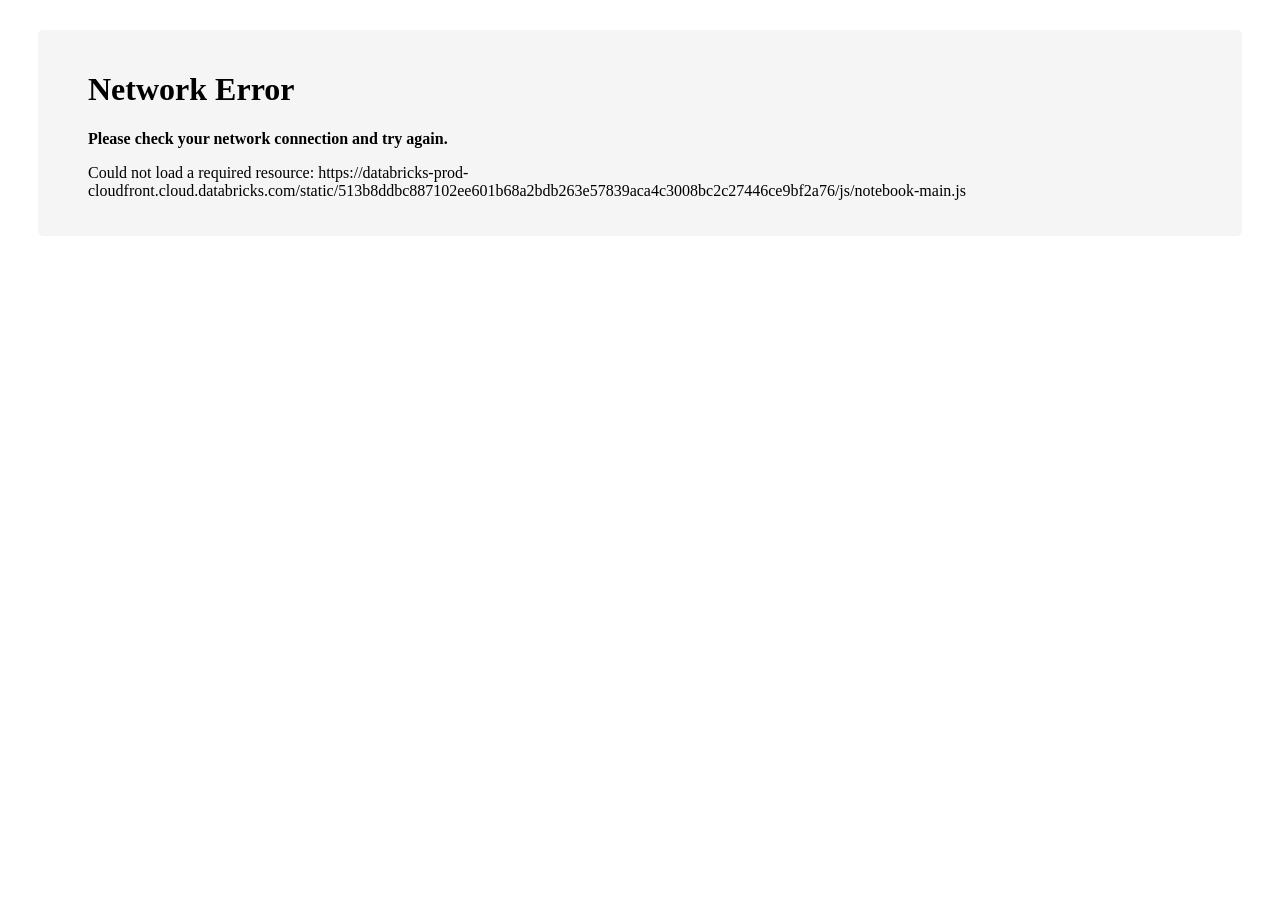
<file: Projects/Project - delays/Phase III-2.html>
<!DOCTYPE html>
<html>
<head>
  <meta name="databricks-html-version" content="1">
<title>Phase III - Databricks</title>

<meta charset="utf-8">
<meta name="google" content="notranslate">
<meta name="robots" content="nofollow, noindex">
<meta http-equiv="Content-Language" content="en">
<meta http-equiv="Content-Type" content="text/html; charset=UTF8">

<link rel="stylesheet" type="text/css" href="https://databricks-prod-cloudfront.cloud.databricks.com/static/513b8ddbc887102ee601b68a2bdb263e57839aca4c3008bc2c27446ce9bf2a76/css/notebook-main.css">
<link rel="icon" type="image/png" href="https://databricks-prod-cloudfront.cloud.databricks.com/static/513b8ddbc887102ee601b68a2bdb263e57839aca4c3008bc2c27446ce9bf2a76/favicon.ico"/>
<script>window.__STATIC_SETTINGS__ = {"databricks.fe.showNewTagAtSearchMenuItem":false,"enablePasswordAclsForTier":true,"databricks.fe.ingestion.enableTableAppend":false,"enableNotebookNotifications":true,"enableDbfsFileBrowser":true,"databricks.fe.history.enableLiveQueryHistory":false,"databricks.fe.enableMonacoFeedback":true,"enableSshKeyUI":false,"defaultStandardMaxVCpus":32,"enableLineageUI":true,"enableDynamicAutoCompleteResourceLoading":false,"enableProjectsAllowList":false,"enableClusterMetricsUI":true,"enableNewClusterReduxFormUI":false,"quotaReducedStandardMode":false,"allowWhitelistedIframeDomains":true,"databricks.fe.enableInstantScrollingForNotebooks":true,"enableServicePrincipalClusters":false,"enableMergeRebase":true,"devTierName":"Community Edition","enableReposByDefault":true,"databricks.fe.enableVegaLiteDebugMode":false,"enableNotebookTemplateImport":true,"shardName":"az-westus","databricks.fe.jobsTriggerHistoryPollingIntervalMs":10000,"enableReservoirTableUI":true,"databricks.fe.enableClusterCreateDefaultToFirstPolicy":false,"dbcForumURL":"http://forums.databricks.com/","enableAutorestart":false,"enable-X-Frame-Options":true,"databricks.fe.singleClusterUserWithServicePrincipals":true,"enableClusterOAuthField":false,"enableGp3":false,"defaultPythonVersion":3,"sandboxForSandboxFrame":"allow-scripts allow-popups allow-popups-to-escape-sandbox allow-forms allow-same-origin allow-downloads","databricks.fe.ingestion.enableSmallFileUploadAVRO":true,"requireSpecialCharacterInDefaultPassword":true,"serverlessDefaultSparkVersion":"","maxCustomTags":43,"databricks.fe.minAutoStopClassicSetInAPI":10,"jobNotebookDirectory":"__databricks_jobs_tmp","dbfsCommandResultServiceWriteResultMaxRetries":2,"enableMimeBundleResultRendering":true,"dbfsCommandResultServiceWriteResultTimeoutMillis":30000,"rStudioUserDefaultHomeBase":"/home","experiments":{"enableWorkspaceTour":false,"enableHomepagePrescriptiveQuickstart":false,"showAddTeammatesButton":false,"enableOnboardingModal":true},"forceAutorestart":false,"userCanUseDatabricksWorkspace":true,"enableClusterAcls":true,"notebookRevisionVisibilityHorizon":0,"serverlessClusterProductName":"High Concurrency","showS3TableImportOption":false,"defaultPerformanceMultipliersForDbr":{"AllPurpose":1.0,"JobsLight":1.0,"ServerlessRealTimeInference":1.0,"Jobs":1.0,"SQL":1.0},"redirectBrowserOnWorkspaceSelection":true,"maxEbsVolumesPerInstance":10,"databricks.fe.useSharedQuartzCronInput":false,"databricks.fe.maxNumberOfAllowedAnnouncementsPerSession":0,"databricks.fe.enableServerlessMetricsUI":false,"enableWorkflowsInDBSQL":false,"enableLakehousesAclsUi":true,"databricks.fe.enableClusterFormRefresh":true,"isDbAdmin":false,"enableRStudioUI":true,"isAdmin":false,"databricks.fe.jobWebhooksPollingIntervalMs":5000,"isCloudlessWorkspace":false,"deltaProcessingBatchSize":1000,"timerUpdateQueueLength":100,"showH3Hint":true,"databricks.fe.sqlgateway.endpointOwnerAclEnabled":true,"enableLargeResultDownload":true,"databricks.fe.enableNotebookHeaderFeedback":true,"enableSparkAdvisor":true,"databricks.fe.showPhotonIncompatibleNodeTypes":true,"jobsSqlEnableFetchEntityNameWithBatchSize":6,"zoneInfos":[],"enableFileArrivalTriggers":true,"enableCustomSpotPricingUIByTier":true,"serverlessClustersEnabled":true,"enableWorkspaceBrowserSorting":true,"enablePolicyFamilyBackend":true,"enableSentryLogging":true,"enableFindAndReplace":true,"enableProjectTypeInWorkspace":true,"disallowUrlImportExceptFromDocs":false,"deprecateContentSpacer":true,"databricks.fe.infra.queuePersistenceDebounceIntervalMs":0,"defaultPerformanceMultipliersForPhoton":{"AllPurpose":2.0,"JobsLight":1.0,"ServerlessRealTimeInference":1.0,"Jobs":2.5,"SQL":1.0},"enableGlobalInitScriptsUi":true,"enableFeatureStoreUnityCatalogIntegration":false,"enableFolderSourceExport":true,"enablePresignedUrlDirectUploads":false,"enableSqlConfigurationParametersUI":true,"enableGravitonUi":true,"databricks.fe.requireTaskEntitlements":true,"enableAutorestartPanel":false,"databricks.fe.enableJobsObservabilityUI":true,"databricks.fe.history.queryProfile.enableFusedSubGraphs":true,"userCanUseSqlService":true,"databricks.fe.enableChartAggregationDisabling":true,"enableSingleLogout":false,"enableDeprecatedGlobalInitScripts":true,"enablePublishNotebooks":false,"databricks.fe.jaws.alwaysAddJobsComputeOption":true,"databricks.fe.enableMakingCEUpgradeRequest":false,"enableUploadDataUis":true,"databricks.fe.jawsLineagePopoverEnabled":true,"enableDataMarketplace":false,"browserLogSamplingRateModulo":10,"databricks.fe.jaws.enableContinuousJobBanner":true,"createTableInNotebookS3Link":{"url":"https://docs.microsoft.com/azure/databricks/_static/notebooks/data-import/s3.html.template","displayName":"S3","workspaceFileName":"S3 Example"},"sanitizeHtmlResult":true,"enableClusterPinningUI":true,"enableJobAclsConfig":true,"databricks.fe.notebookAutocompleteCacheDebounce":1000,"projectsAllowListPermissions":"","enableJobsListMostRecentRunColumn":false,"databricks.fe.jaws.enableVisualisationInRunOutputPage":false,"enableFullTextSearch":false,"enableElasticSparkUI":true,"enableHeapAnalytics":false,"databricks.fe.useJawsContext":true,"storeInteractiveNotebookResultsInCustomerAccount":false,"enableNotebookMonaco":true,"databricks.fe.showTestButtonForWebhookDestinations":true,"applications":false,"enableJawsMFE":true,"enableWorkspaceExperiments":true,"customerApprovedWSLoginExpirationTime":"","databricks.fe.enableReactNotebookUpdateBatching":true,"enableAzureToolbar":true,"databricks.fe.enablePipelinesUnityCatalogSelection":true,"databricks.fe.jawsRunAsDocsUrl":"","fileStoreBase":"FileStore","enableDataExplorerInWebapp":true,"enableUserStatusColumn":true,"enableDisplayHtmlByFileStoreUrl":true,"requireAttachPermissionToRunCommand":false,"enableFolderSourceImport":true,"databricks.fe.clearTitleKS":false,"enableTableAclsConfig":true,"enableWorkspaceFilesystem":true,"disableFeedback":false,"graphqlLatestJobRunPollInterval":3000,"sqlAnalyticsClusterSizeToPricingUnits":{"db.xxsmall":4.0,"db.xlarge":80.0,"db.xsmall":6.0,"db.2xlarge":144.0,"db.small":12.0,"db.3xlarge":272.0,"db.medium":24.0,"db.4xlarge":528.0,"db.large":40.0},"enableCompletedRunsTableAutogenQuery":true,"databricks.fe.data.showTableInsightsTab":true,"enableDbtTask":true,"databricks.fe.logAutocompleteWarning":true,"enableAdminPasswordReset":false,"jobDefaultMinWorkers":2,"checkBeforeAddingAadUser":true,"enableResetPassword":true,"directoryRefetchMinInterval":2500,"displayRowLimitV2":10000,"disableClusterIamRoleOptionality":false,"maxClusterTagValueLength":256,"jobsSqlEnableFetchEndpointWithBatchSize":6,"databricks.fe.jobsReposDocsURL":"","databricks.fe.jaws.enableNewJobJsonModal":true,"enableJobsSparkUpgrade":true,"createTableInNotebookDBFSLink":{"url":"https://docs.microsoft.com/azure/databricks/_static/notebooks/data-import/dbfs.html.template","displayName":"DBFS","workspaceFileName":"DBFS Example"},"perClusterAutoterminationEnabled":true,"instancePoolsEnabled":true,"graphqlJobScheduleBackgroundListPollInterval":0,"enableNotebookCommandNumbers":true,"measureRoundTripTimes":true,"singleNodeClustersEnabled":true,"enableIntercomAdminUI":false,"maxGraphqlJobListQueryTries":3,"enableInstancePoolPermissionsUi":true,"allowStyleInSanitizedHtml":false,"autorestartMaintenanceWindow":"0 0 * * 0","enableTableAclsByTier":true,"enableJobsGetAPI21":true,"hipaaUi":false,"enableLanguagePanel":true,"enablePeriodicTrigger":false,"enableRestrictedClusterCreation":false,"disablePersonalAccessTokenForAccount":false,"enableClusterAutoScaling":true,"enableJobsListUIRewrite":true,"enableLibraryAndInitScriptOnSharedClustersToggle":false,"databricks.fe.enableWsfsPythonTaskModal":true,"enableUserVisibleDefaultTags":true,"defaultNumWorkers":8,"databricks.fe.mergeConflictEditorAutoSavePeriod":30000,"databricks.fe.fixSelectMenuPositionWhenPortalTargetSet":true,"serverContinuationTimeoutMillis":10000,"enablePersonalVMPolicyForAllUsers":true,"enableJawsClusterReuse":true,"driverStderrFilePrefix":"stderr","enableJawsMFEShadowDOM":true,"databricks.fe.enableMergedImportModal":true,"roundTripReportTimeoutMs":60000,"honorControlCharacterInHtmlResult":true,"databricks.fe.enableUiCloudReach":true,"databricks.fe.uc.enableJobClusterSingleUserDefaultForUcGA":true,"useDuboisNotifications":true,"databricks.fe.clusterDetailQueryPollIntervalMs":10000,"upgradeURLForBanner":"","enablePartnerHub":true,"accountsOwnerUrl":"https://accounts.azuredatabricks.net/?autoLogin=true&account_id=1a410dd2-d5d3-42c0-b57d-1862d289fbf7","databricks.fe.jaws.subscribersDropdownPollInterval":5000,"jobDefaultNumWorkers":8,"graphqlClusterListQueryRetryDelay":10000,"driverStdoutFilePrefix":"stdout","enableGitReset":true,"isMlflowNestedRunDeletionEnabled":true,"databricksDocsBaseHostname":"docs.microsoft.com/azure/databricks","databricks.fe.jawsRunJobTaskPopoverEnabled":true,"jawsMFEPrefetchDelay":30000,"defaultNodeTypeToPricingUnitsMap":{"m6in.16xlarge":12.16,"Standard_D16s_v5":4.0,"i-fleet.2xlarge":2.0,"m5d.8xlarge":5.48,"Standard_E32pds_v5":11.0,"g5.2xlarge":1.64,"a2-highgpu-4g":21.72,"r6i.4xlarge":4.08,"t2d-standard-32":5.76,"dblet-sql-driver.az16cpu":5.5,"Standard_E2ds_v5":0.75,"Standard_D4a_v4":0.75,"mg-fleet.xlarge":0.96,"Standard_E64s_v3":16.0,"mgd-fleet.8xlarge":7.68,"r3.2xlarge":2.0,"Standard_E16a_v4":4.0,"Standard_D4as_v5":1.0,"r6id.32xlarge":32.64,"Standard_E80is_v4":20.0,"c2-standard-16":2.88,"Standard_F16":2.0,"cgd-fleet.8xlarge":7.24,"dblet-sql-amd-driver.az64cpu":22.0,"Standard_E8bds_v5":3.5,"r5n.8xlarge":7.2,"d3en.4xlarge":6.72,"Standard_E96ads_v5":33.0,"Standard_L48s_v3":16.5,"m5d.4xlarge":2.74,"r-fleet.12xlarge":12.24,"m5ad.xlarge":0.69,"m5d.12xlarge":8.23,"rd-fleet.16xlarge":16.32,"dblet-multi-vendor-driver.az8cpu":2.75,"dblet-dbsql-driver.graviton.2xlarge":2.0,"Standard_E16d_v4":4.0,"im4gn.xlarge":1.69,"r5a.8xlarge":6.46,"r6i.32xlarge":32.64,"n2-standard-16":2.88,"im4gn.large":0.85,"Standard_E48ds_v5":16.5,"m6id.12xlarge":9.12,"m7gd.large":0.48,"Standard_D8as_v4":1.5,"i3.4xlarge":4.0,"r5d.12xlarge":10.8,"t2d-standard-48":8.64,"Standard_E8ads_v5":2.75,"n2-standard-64":11.52,"n2d-standard-32":5.76,"Standard_E48as_v4":12.0,"Standard_D32a_v4":6.0,"dblet-dlt-driver.4xlarge":4.0,"Standard_DS1_v2":0.2,"m6id.2xlarge":1.52,"Standard_D48as_v5":12.0,"r6id.large":0.51,"Standard_NC12s_v2":6.75,"Standard_EC32ads_v5":11.0,"n2-highmem-32":7.68,"c7g.16xlarge":14.48,"n1-highcpu-32":4.272,"Standard_NV72ads_A10_v5":12.0,"Standard_E16ds_v4":4.0,"r5.4xlarge":3.6,"m6g.large":0.39,"i4i.32xlarge":44.0,"Standard_D8as_v5":2.0,"rgd-fleet.2xlarge":2.52,"im4gn.16xlarge":27.04,"cg-fleet.2xlarge":1.81,"n1-highmem-16":3.48,"m5d.24xlarge":16.46,"m7i.large":0.38,"Standard_D96as_v4":18.0,"m5n.4xlarge":2.86,"auto-serverless-dbsql-driver.4xlarge":4.0,"m-fleet.8xlarge":5.48,"g5.4xlarge":2.2,"Standard_L80as_v3":27.5,"class-node":1.0,"m6id.16xlarge":12.16,"c5d.18xlarge":10.92,"c5ad.2xlarge":1.37,"n2-standard-80":14.4,"m7i.12xlarge":9.12,"rd-fleet.xlarge":0.9,"cg-fleet.xlarge":0.9,"Standard_D32ds_v4":6.0,"n1-highmem-8":1.74,"m6a.xlarge":0.61,"r6in.12xlarge":12.24,"m5a.16xlarge":9.83,"c6g.4xlarge":3.08,"m4.2xlarge":1.5,"n2d-highmem-32":7.68,"z1d.12xlarge":15.94,"Standard_E48s_v4":12.0,"n2d-highmem-4":0.96,"r6a.16xlarge":12.91,"Standard_NC8as_T4_v3":1.5,"m6id.xlarge":0.76,"r6idn.24xlarge":24.48,"dblet-multi-vendor-driver.az16cpu":5.5,"c2-standard-8":1.44,"n1-standard-8":1.41,"m7i.48xlarge":36.48,"c5n.2xlarge":1.55,"dblet-dbsql-shield-driver.2xlarge":2.0,"n2d-highcpu-32":4.32,"Standard_D11_v2":0.5,"Standard_D4s_v5":1.0,"m5n.16xlarge":11.42,"r4.xlarge":1.0,"Standard_L64as_v3":22.0,"Standard_L48as_v3":16.5,"Standard_E20as_v5":7.0,"m6gd.xlarge":0.77,"i-fleet.16xlarge":16.0,"m-fleet.4xlarge":2.74,"dblet-dbsql-executor.graviton.2xlarge":2.0,"n2d-standard-4":0.72,"m5.24xlarge":16.46,"g2-standard-4":1.44,"r7gd.xlarge":1.26,"Standard_E64ads_v5":22.0,"r7gd.8xlarge":10.08,"dblet-multi-vendor-executor.az8cpu":2.0,"g5.xlarge":1.36,"dblet-sql-executor.az8cpu":2.0,"Standard_F32s_v2":6.0,"dblet-dlt-driver.az8cpu":2.75,"Standard_E8pds_v5":2.75,"c6gn.8xlarge":420.0,"r6idn.4xlarge":4.08,"c2-standard-30":5.4,"r5a.large":0.41,"serverless-driver-32cpu-az":11.0,"n2d-highmem-48":11.52,"Standard_DC32as_v5":8.0,"dblet-dlt-driver.2xlarge":2.0,"c6a.xlarge":0.61,"n1-highmem-32":6.96,"m4.4xlarge":3.0,"m5dn.4xlarge":3.26,"m7i.8xlarge":6.08,"Standard_F8s_v2":1.5,"m5ad.8xlarge":5.48,"c5a.4xlarge":2.43,"c5d.9xlarge":5.46,"m7gd.2xlarge":1.92,"Standard_E32s_v4":8.0,"r5n.24xlarge":21.6,"m5ad.2xlarge":1.37,"Standard_E8d_v4":2.0,"auto-sql-driver.az64cpu":22.0,"r6i.xlarge":1.02,"dblet-dbsql-shield-executor.2xlarge":2.0,"dblet-gc-driver.2xlarge":2.0,"g5.16xlarge":5.55,"r6in.xlarge":1.02,"m-fleet.24xlarge":16.46,"mgd-fleet.4xlarge":3.84,"c7g.2xlarge":1.81,"r6g.2xlarge":2.0,"r6id.xlarge":1.02,"a2-megagpu-16g":63.84,"c6id.8xlarge":5.56,"r5dn.24xlarge":25.06,"dblet-dlt-driver.16xlarge":16.0,"m7gd.16xlarge":15.36,"d3.4xlarge":6.4,"cd-fleet.4xlarge":2.78,"n1-standard-96":16.92,"c5.24xlarge":14.56,"dblet-dlt-driver.az16cpu":5.5,"n2-highcpu-80":10.8,"p3.2xlarge":4.15,"Standard_DS5_v2":3.0,"r5.16xlarge":14.4,"Standard_D32as_v4":6.0,"g4dn.16xlarge":11.41,"Standard_D4pds_v5":1.0,"Standard_NC16as_T4_v3":2.5,"e2-highmem-4":0.96,"m6a.12xlarge":7.37,"rg-fleet.8xlarge":10.08,"Standard_E20d_v4":5.0,"Standard_L64s_v2":16.0,"g2-standard-24":8.64,"dblet-multi-vendor-driver.az64cpu":22.0,"m5d.large":0.34,"c6in.16xlarge":11.13,"Standard_E48as_v5":16.5,"Standard_D2s_v3":0.5,"auto-sql-driver.az32cpu":11.0,"r6g.xlarge":1.0,"Standard_EC16as_v5":5.5,"i3en.24xlarge":34.8,"Standard_E20as_v4":5.0,"m5d.xlarge":0.69,"auto-serverless-dbsql-driver.16xlarge":16.0,"m6idn.12xlarge":9.12,"Standard_E8_v3":2.0,"m5ad.16xlarge":10.96,"r6id.24xlarge":24.48,"c5a.8xlarge":4.86,"m6id.32xlarge":24.32,"Standard_L32as_v3":11.0,"Standard_DS4_v2_Promo":1.5,"m5zn.2xlarge":2.0,"r5a.16xlarge":12.91,"Standard_D32as_v5":8.0,"dblet-dbsql-driver.graviton.8xlarge":8.0,"c6i.xlarge":0.7,"Standard_F8":1.0,"Standard_D64ds_v4":12.0,"dblet-gc-driver.az32cpu":11.0,"rd-fleet.8xlarge":7.2,"n2-standard-48":8.64,"c6in.2xlarge":1.39,"Standard_D64as_v5":16.0,"m6in.32xlarge":24.32,"n2-highmem-8":1.92,"z1d.6xlarge":7.97,"Standard_DS14":4.0,"m6idn.2xlarge":1.52,"Standard_D4ds_v5":1.0,"m6gd.large":0.39,"dblet-sql-amd-driver.az32cpu":11.0,"m5.16xlarge":10.96,"e2-standard-4":0.72,"Standard_DS11_v2_Promo":0.5,"Standard_D48ds_v4":9.0,"r6i.large":0.51,"Standard_L16s_v2":4.0,"Standard_E20ds_v5":7.0,"c-fleet.2xlarge":1.39,"m6in.xlarge":0.76,"r6i.8xlarge":8.16,"mg-fleet.8xlarge":7.68,"e2-highcpu-16":2.16,"dblet-dbsql-driver.graviton.4xlarge":4.0,"c7gn.8xlarge":420.0,"r4.16xlarge":16.0,"m5.12xlarge":8.23,"r-fleet.16xlarge":16.32,"Standard_EC8as_v5":2.75,"Standard_L8as_v3":2.75,"Standard_NC6":1.5,"r6idn.2xlarge":2.04,"rg-fleet.16xlarge":20.16,"r6gd.large":0.5,"m6g.2xlarge":1.54,"m6in.4xlarge":3.04,"mg-fleet.4xlarge":3.84,"Standard_D64as_v4":12.0,"Standard_DS11":0.5,"Standard_D2_v3":0.5,"z1d.2xlarge":2.66,"m5n.2xlarge":1.43,"g5.24xlarge":11.04,"m6i.12xlarge":9.12,"d3en.6xlarge":10.08,"m7g.16xlarge":15.36,"r6in.32xlarge":32.64,"Standard_DS14_v2_Promo":4.0,"Standard_D64s_v3":12.0,"dblet-dbsql-shield-driver.16xlarge":16.0,"r5.12xlarge":10.8,"dblet-dlt-executor.az8cpu":2.0,"Standard_L32s_v3":11.0,"rgd-fleet.16xlarge":20.16,"n2-highcpu-64":8.64,"n2d-standard-48":8.64,"p2.8xlarge":9.76,"n2d-highcpu-128":17.28,"g4dn.12xlarge":8.56,"Standard_E8s_v4":2.0,"c7g.4xlarge":3.62,"m4.10xlarge":8.0,"c6gd.8xlarge":6.16,"c6id.xlarge":0.7,"cgd-fleet.xlarge":0.9,"d3en.2xlarge":3.36,"Standard_D8s_v3":1.5,"r6i.24xlarge":24.48,"Standard_L16as_v3":5.5,"Standard_EC8ads_v5":2.75,"c6id.2xlarge":1.39,"Standard_E32s_v3":8.0,"Standard_E16s_v4":4.0,"Standard_E96as_v4":24.0,"rgd-fleet.12xlarge":15.12,"n2d-standard-8":1.44,"c7g.12xlarge":10.86,"n1-standard-4":0.71,"Standard_DS3":0.75,"rg-fleet.4xlarge":5.04,"is4gen.large":1.34,"Standard_E4pds_v5":1.5,"rg-fleet.xlarge":1.26,"Standard_DS2_v2":0.4,"r7g.large":0.63,"g5.12xlarge":7.69,"r6a.12xlarge":9.69,"r5dn.8xlarge":8.35,"c2-standard-60":10.8,"r5dn.2xlarge":2.09,"r3.8xlarge":8.0,"r4.4xlarge":4.0,"m6i.xlarge":0.76,"c5d.12xlarge":7.28,"m6i.4xlarge":3.04,"c7gd.8xlarge":7.24,"m7gd.12xlarge":11.52,"z1d.3xlarge":3.99,"dev-tier-node":1.0,"serverless-driver-16cpu-az":5.5,"e2-highmem-2":0.48,"d3.xlarge":1.6,"Standard_E20s_v4":5.0,"c5a.2xlarge":1.21,"Standard_L8s":2.0,"r6gd.12xlarge":12.0,"Standard_E48a_v4":12.0,"Standard_D13_v2":2.0,"r7g.4xlarge":5.04,"n2-standard-8":1.44,"Standard_E16s_v5":5.5,"m5zn.3xlarge":3.0,"r5.24xlarge":21.6,"Standard_D16as_v5":4.0,"c5n.18xlarge":13.97,"m5n.xlarge":0.71,"p3.16xlarge":33.2,"dblet-gc-driver.az8cpu":2.75,"dblet-sql-driver.az8cpu":2.75,"Standard_NC48ads_A100_v4":20.0,"c6gn.12xlarge":420.0,"Standard_E64as_v4":16.0,"m6a.24xlarge":14.74,"Standard_NC24rs_v3":20.0,"Standard_DS13_v2_Promo":2.0,"Standard_E8ds_v4":2.0,"c6a.4xlarge":2.43,"m5a.12xlarge":7.37,"Standard_D48as_v4":9.0,"Standard_D32d_v4":6.0,"c6g.xlarge":0.77,"m5a.24xlarge":14.74,"i4i.16xlarge":22.0,"m5dn.12xlarge":9.79,"Standard_E32_v3":8.0,"dblet-dlt-driver.xlarge":1.0,"m5.2xlarge":1.37,"r5a.4xlarge":3.23,"Standard_E32s_v5":11.0,"dblet-dbsql-executor.2xlarge":2.0,"Standard_E4s_v3":1.0,"Standard_E64d_v4":16.0,"r6in.16xlarge":16.32,"n1-highcpu-96":12.816,"c6gn.xlarge":420.0,"n2-highmem-80":19.2,"n2-highcpu-32":4.32,"dblet-dbsql-driver.4xlarge":4.0,"c6a.48xlarge":29.12,"Standard_D3_v2":0.75,"r7gd.12xlarge":15.12,"r5d.xlarge":0.9,"n1-highmem-64":13.92,"rg-fleet.12xlarge":15.12,"Standard_D32s_v5":8.0,"mg-fleet.2xlarge":1.92,"r6a.8xlarge":6.46,"dblet-dbsql-shield-driver.4xlarge":4.0,"vcpu-worker":1.0,"n2d-highmem-16":3.84,"c2-standard-4":0.72,"i3en.12xlarge":17.4,"c5.4xlarge":2.43,"Standard_D16ds_v5":4.0,"m6a.2xlarge":1.23,"n2d-highmem-8":1.92,"i3en.xlarge":1.45,"i3en.3xlarge":4.35,"auto-serverless-dbsql-driver.2xlarge":2.0,"c5a.16xlarge":9.72,"Standard_NC24":6.0,"Standard_E4as_v4":1.0,"p3dn.24xlarge":42.33,"Standard_NC24r":6.0,"m6idn.xlarge":0.76,"m6in.24xlarge":18.24,"c5a.12xlarge":7.28,"cgd-fleet.2xlarge":1.81,"g2-standard-8":2.88,"Standard_E32ds_v5":11.0,"Standard_DS15_v2":5.0,"m6idn.large":0.38,"Standard_D16pds_v5":4.0,"rd-fleet.4xlarge":3.6,"n2d-highcpu-96":12.96,"c6in.8xlarge":5.56,"auto-serverless-dbsql-driver.8xlarge":8.0,"m6i.16xlarge":12.16,"c6in.12xlarge":8.34,"n2d-standard-96":17.28,"x2gd.16xlarge":23.38,"c6gd.16xlarge":12.32,"r5n.large":0.45,"dblet-sql-driver.az64cpu":22.0,"Standard_E4ds_v5":1.5,"Standard_D16s_v3":3.0,"Standard_D96s_v5":24.0,"Standard_D5_v2":3.0,"r6id.8xlarge":8.16,"r5n.12xlarge":10.8,"Standard_F64s_v2":12.0,"m5a.large":0.31,"g5.8xlarge":3.32,"m6in.large":0.38,"Standard_D48ads_v5":12.0,"z1d.xlarge":1.33,"cg-fleet.8xlarge":7.24,"Standard_E8s_v3":2.0,"x2gd.xlarge":1.46,"i-fleet.8xlarge":8.0,"Standard_E32ds_v4":8.0,"m6g.16xlarge":12.28,"i4i.2xlarge":2.75,"Standard_DS2_v2_Promo":0.5,"r-fleet.2xlarge":1.8,"Standard_D48d_v4":9.0,"m5ad.4xlarge":2.74,"z1d.large":0.66,"n2d-standard-64":11.52,"t2d-standard-8":1.44,"i3en.6xlarge":8.7,"r7g.8xlarge":10.08,"c6a.2xlarge":1.21,"g4dn.xlarge":0.71,"c6in.xlarge":0.7,"m5dn.24xlarge":19.58,"m5zn.12xlarge":12.0,"r5a.2xlarge":1.61,"i4i.xlarge":1.38,"dblet-sql-amd-driver.az16cpu":5.5,"c7gn.4xlarge":420.0,"c6g.8xlarge":6.16,"Standard_E8s_v5":2.75,"r6g.8xlarge":8.0,"i4i.metal":88.0,"r7gd.2xlarge":2.52,"dblet-dlt-driver.8xlarge":8.0,"Standard_E8as_v5":2.75,"c3.8xlarge":4.0,"m-fleet.12xlarge":8.23,"n2d-highcpu-16":2.16,"Standard_E96a_v4":24.0,"m5d.2xlarge":1.37,"Standard_E16_v3":4.0,"m6i.large":0.38,"i3en.large":0.75,"Standard_D4_v3":0.75,"c5ad.4xlarge":2.74,"cgd-fleet.4xlarge":3.62,"m7g.12xlarge":11.52,"Standard_D8ads_v5":2.0,"Standard_E4as_v5":1.5,"m6gd.2xlarge":1.54,"c6gn.4xlarge":420.0,"m5d.16xlarge":10.96,"Standard_D96ads_v5":24.0,"cg-fleet.4xlarge":3.62,"serverless-driver-8cpu-az":2.75,"Standard_E16ds_v5":5.5,"Standard_E2s_v3":0.5,"cg-fleet.16xlarge":14.48,"cg-fleet.12xlarge":10.86,"r6a.24xlarge":19.37,"r6i.2xlarge":2.04,"r6in.2xlarge":2.04,"Standard_E2ds_v4":0.5,"m6id.4xlarge":3.04,"m6g.xlarge":0.77,"cgd-fleet.12xlarge":10.86,"Standard_E8as_v4":2.0,"m5dn.8xlarge":6.53,"n1-highmem-4":0.87,"c6id.24xlarge":16.69,"Standard_D32_v3":6.0,"r6gd.16xlarge":16.0,"Standard_DS3_v2":0.75,"n2-highmem-2":0.48,"Standard_NC6s_v3":5.0,"m5ad.24xlarge":16.46,"m6idn.4xlarge":3.04,"m7g.8xlarge":7.68,"Standard_DC16as_v5":4.0,"r5.2xlarge":1.8,"is4gen.2xlarge":5.36,"r3.4xlarge":4.0,"n2d-highmem-96":23.04,"mg-fleet.12xlarge":11.52,"m6gd.12xlarge":9.21,"n1-standard-32":5.64,"Standard_H8":2.5,"Standard_DS4":1.5,"cd-fleet.24xlarge":16.69,"Standard_E48ads_v5":16.5,"m5n.24xlarge":17.14,"Standard_E32ads_v5":11.0,"m5dn.large":0.41,"dblet-repl-driver.az2cpu":0.75,"Standard_NC24ads_A100_v4":10.0,"r6id.16xlarge":16.32,"Standard_E4ds_v4":1.0,"r6a.48xlarge":38.74,"c6id.4xlarge":2.78,"i2.4xlarge":6.0,"c7gd.4xlarge":3.62,"Standard_D8ds_v4":1.5,"c5.2xlarge":1.21,"m7i.4xlarge":3.04,"r6idn.16xlarge":16.32,"c6id.16xlarge":11.13,"m6in.2xlarge":1.52,"r5dn.16xlarge":16.7,"Standard_DS3_v2_Promo":0.75,"m4.xlarge":0.75,"r4.8xlarge":8.0,"dblet-dlt-driver.az4cpu":1.5,"c5.xlarge":0.61,"r6a.xlarge":0.81,"r5a.xlarge":0.81,"Standard_D14_v2":4.0,"c7gd.12xlarge":10.86,"r7g.16xlarge":20.16,"m-fleet.xlarge":0.69,"Standard_L8s_v3":2.75,"Standard_H16":5.0,"Standard_D16as_v4":3.0,"n2d-highcpu-224":30.24,"dblet-dlt-executor.2xlarge":2.0,"Standard_NC12":3.0,"c5ad.8xlarge":5.48,"auto-sql-driver.az16cpu":5.5,"Standard_D32ads_v5":8.0,"Standard_D16a_v4":3.0,"m5ad.large":0.34,"c6id.12xlarge":8.34,"x2gd.8xlarge":11.69,"Standard_DS14_v2":4.0,"i-fleet.metal":88.0,"r6gd.2xlarge":2.0,"r7gd.4xlarge":5.04,"m6i.8xlarge":6.08,"c6gd.4xlarge":3.08,"m6g.4xlarge":3.07,"n1-standard-16":2.82,"c6gn.2xlarge":420.0,"e2-highmem-16":3.84,"r5n.2xlarge":1.8,"m7g.2xlarge":1.92,"Standard_E20a_v4":5.0,"im4gn.4xlarge":6.76,"Standard_E4s_v5":1.5,"d3en.xlarge":1.68,"g2-standard-48":17.28,"r4.large":0.5,"Standard_E16pds_v5":5.5,"p5.48xlarge":88.91,"r5d.16xlarge":14.4,"n2d-standard-80":14.4,"c-fleet.12xlarge":8.34,"m6in.8xlarge":6.08,"Standard_E4bds_v5":1.75,"dblet-multi-vendor-driver.az32cpu":11.0,"c6a.16xlarge":9.72,"Standard_E96s_v5":33.0,"t2d-standard-4":0.72,"md-fleet.24xlarge":16.46,"Standard_D8pds_v5":2.0,"r5d.large":0.45,"Standard_E32d_v4":8.0,"Standard_D15_v2":5.0,"e2-standard-32":5.76,"Standard_E4s_v4":1.0,"r6in.24xlarge":24.48,"im4gn.8xlarge":13.52,"Standard_E64ds_v4":16.0,"i4i.large":0.69,"c5n.4xlarge":3.11,"m6i.2xlarge":1.52,"r7g.xlarge":1.26,"n1-standard-64":11.28,"Standard_DS12":1.0,"dblet-internal-dbsql-executor-r6id.2xlarge":2.0,"c-fleet.4xlarge":2.78,"Standard_D8s_v5":2.0,"m7g.large":0.48,"development-node":1.0,"md-fleet.8xlarge":5.48,"t2d-standard-60":10.8,"auto-sql-driver.az8cpu":2.75,"m5dn.16xlarge":13.06,"Standard_E64as_v5":22.0,"i2.2xlarge":3.0,"c6gd.2xlarge":1.54,"n1-highcpu-64":8.544,"Standard_DC8as_v5":2.0,"r5.large":0.45,"Standard_E20s_v5":7.0,"c5.12xlarge":7.28,"e2-standard-16":2.88,"p4de.24xlarge":55.57,"Standard_NC6s_v2":3.38,"m6id.24xlarge":18.24,"rg-fleet.2xlarge":2.52,"Standard_D64d_v4":12.0,"r5d.24xlarge":21.6,"m6idn.16xlarge":12.16,"c6gn.16xlarge":420.0,"c7g.xlarge":0.9,"auto-serverless-dbsql-driver.metal":88.0,"r6g.large":0.5,"n2-highcpu-16":2.16,"c5d.4xlarge":2.43,"r5a.12xlarge":9.69,"m6a.48xlarge":29.48,"im4gn.2xlarge":3.38,"n2-highmem-64":15.36,"Standard_D48pds_v5":12.0,"mg-fleet.16xlarge":15.36,"dblet-gc-driver.4xlarge":4.0,"r5.xlarge":0.9,"Standard_D64pds_v5":16.0,"g2.8xlarge":6.0,"m6g.12xlarge":9.21,"n1-highmem-96":20.88,"Standard_NC96ads_A100_v4":44.0,"Standard_L80s_v3":27.5,"m6idn.32xlarge":24.32,"rd-fleet.2xlarge":1.8,"r5dn.xlarge":1.04,"c5ad.12xlarge":8.22,"dblet-gc-driver.8xlarge":8.0,"Standard_D12_v2":1.0,"Standard_D8d_v4":1.5,"r5dn.4xlarge":4.18,"Standard_NC64as_T4_v3":10.0,"m5.4xlarge":2.74,"i3.large":0.75,"m6a.16xlarge":9.83,"Standard_NC12s_v3":10.0,"m5a.2xlarge":1.23,"memory-optimized":1.0,"dblet-internal-dbsql-executor-r5d.2xlarge":2.0,"Standard_E4d_v4":1.0,"Standard_D8ds_v5":2.0,"dblet-dbsql-driver.8xlarge":8.0,"auto-serverless-dbsql-executor.2xlarge":2.0,"c5.18xlarge":10.92,"m5n.12xlarge":8.57,"Standard_D48ds_v5":12.0,"Standard_NV36adms_A10_v5":6.0,"Standard_F72s_v2":13.5,"c5d.2xlarge":1.21,"c7gd.xlarge":0.9,"m5ad.12xlarge":8.23,"m4.large":0.4,"rgd-fleet.4xlarge":5.04,"r5d.2xlarge":1.8,"Standard_D16_v3":3.0,"Standard_E32as_v5":11.0,"Standard_E96as_v5":33.0,"Standard_F4s":0.5,"Standard_F4s_v2":0.75,"m5zn.xlarge":1.0,"c6id.32xlarge":22.25,"Standard_E64_v3":16.0,"p2.16xlarge":19.52,"c6i.16xlarge":11.13,"cd-fleet.12xlarge":8.34,"c6i.8xlarge":5.56,"n2d-highmem-2":0.48,"m5.8xlarge":5.48,"Standard_NC24rs_v2":13.5,"i3.8xlarge":8.0,"r5n.16xlarge":14.4,"a2-ultragpu-4g":31.92,"a2-ultragpu-8g":63.84,"n2-highmem-48":11.52,"Standard_D32s_v3":6.0,"c5d.xlarge":0.61,"m6idn.24xlarge":18.24,"i3.16xlarge":16.0,"c-fleet.xlarge":0.7,"n2d-highcpu-64":8.64,"n2d-highcpu-48":6.48,"dblet-dbsql-driver.2xlarge":2.0,"Standard_DS12_v2":1.0,"cd-fleet.2xlarge":1.39,"r6gd.4xlarge":4.0,"m7i.2xlarge":1.52,"mgd-fleet.xlarge":0.96,"Standard_L32s":8.0,"Standard_ND96asr_v4":44.0,"Standard_E4ads_v5":1.5,"Standard_D4ads_v5":1.0,"m7g.xlarge":0.96,"rgd-fleet.8xlarge":10.08,"dblet-dbsql-driver.graviton.16xlarge":16.0,"r5.8xlarge":7.2,"r6idn.xlarge":1.02,"c6i.2xlarge":1.39,"Standard_D4s_v3":0.75,"dblet-gc-driver.16xlarge":16.0,"n2d-highmem-64":15.36,"m6a.32xlarge":22.11,"Standard_D96as_v5":24.0,"g4dn.8xlarge":5.7,"e2-highmem-8":1.92,"Standard_DS13":2.0,"m7i.16xlarge":12.16,"x2gd.12xlarge":17.54,"m5a.xlarge":0.61,"m-fleet.16xlarge":10.96,"m5a.4xlarge":2.46,"r6idn.32xlarge":32.64,"Standard_D4d_v4":0.75,"r6idn.8xlarge":8.16,"dblet-sql-amd-executor.az8cpu":2.0,"Standard_E32as_v4":8.0,"Standard_DS11_v2":0.5,"Standard_E96ds_v5":33.0,"r-fleet.xlarge":0.9,"r6g.12xlarge":12.0,"Standard_E32a_v4":8.0,"m7gd.4xlarge":3.84,"c5ad.xlarge":0.69,"c6gd.xlarge":0.77,"dblet-sql-amd-driver.az8cpu":2.75,"md-fleet.12xlarge":8.23,"r7gd.16xlarge":20.16,"Standard_DS12_v2_Promo":1.0,"c5.9xlarge":5.46,"a2-highgpu-8g":43.44,"mgd-fleet.16xlarge":15.36,"Standard_DS13_v2":2.0,"Standard_E16as_v5":5.5,"r6gd.xlarge":1.0,"n2d-standard-128":23.04,"c3.2xlarge":1.0,"m5.large":0.34,"Standard_F16s_v2":3.0,"md-fleet.2xlarge":1.37,"m7i.24xlarge":18.24,"Standard_L4s":1.0,"r5d.8xlarge":7.2,"Standard_D4ds_v4":0.75,"e2-highcpu-32":4.32,"t2d-standard-16":2.88,"n2d-standard-224":40.32,"Standard_D48s_v5":12.0,"r5a.24xlarge":19.37,"Standard_EC16ads_v5":5.5,"mgd-fleet.12xlarge":11.52,"r5d.4xlarge":3.6,"Standard_D64ads_v5":16.0,"Standard_F16s":2.0,"g2-standard-32":11.52,"n1-highcpu-16":2.136,"dblet-sql-driver.az32cpu":11.0,"Standard_D16ads_v5":4.0,"Standard_E64s_v4":16.0,"c4.2xlarge":1.0,"Standard_E64a_v4":16.0,"r5dn.large":0.52,"c7g.8xlarge":7.24,"c6in.24xlarge":16.69,"x2gd.2xlarge":2.92,"is4gen.4xlarge":10.71,"c5ad.16xlarge":10.96,"m7g.4xlarge":3.84,"auto-sql-executor.az8cpu":2.75,"c6gd.12xlarge":9.24,"r6in.4xlarge":4.08,"c6i.4xlarge":2.78,"m6idn.8xlarge":6.08,"c7gd.16xlarge":14.48,"Standard_D16ds_v4":3.0,"r7gd.large":0.63,"r-fleet.24xlarge":24.48,"c6g.16xlarge":12.32,"m6gd.8xlarge":6.13,"Standard_L8s_v2":2.0,"c6a.32xlarge":21.84,"m5n.8xlarge":5.71,"m7gd.xlarge":0.96,"c7gd.2xlarge":1.81,"Standard_D16d_v4":3.0,"r6id.12xlarge":12.24,"g4dn.2xlarge":1.43,"Standard_E20ds_v4":5.0,"n2-highmem-4":0.96,"c5n.9xlarge":6.99,"Standard_E8a_v4":2.0,"Standard_D96ds_v5":24.0,"Standard_E20ads_v5":7.0,"auto-serverless-dbsql-executor.metal":88.0,"Standard_L64s_v3":22.0,"g2-standard-96":34.56,"m6in.12xlarge":9.12,"Standard_D32pds_v5":8.0,"Standard_DC4as_v5":1.0,"Standard_L16s":4.0,"e2-standard-8":1.44,"n2-standard-32":5.76,"Standard_E64s_v5":22.0,"is4gen.xlarge":2.68,"n2d-highmem-80":19.2,"Standard_E16ads_v5":5.5,"cd-fleet.xlarge":0.7,"x2gd.large":0.73,"i2.xlarge":1.5,"r6id.4xlarge":4.08,"Standard_DS2":0.5,"cgd-fleet.16xlarge":14.48,"rd-fleet.12xlarge":12.24,"r6id.2xlarge":2.04,"m5a.8xlarge":4.91,"c5a.xlarge":0.61,"r5n.xlarge":0.9,"Standard_E48ds_v4":12.0,"m6a.4xlarge":2.46,"r6a.2xlarge":1.61,"r6a.32xlarge":29.05,"m6id.8xlarge":6.08,"c6a.12xlarge":7.28,"m6gd.4xlarge":3.07,"compute-optimized":1.0,"m5.xlarge":0.69,"Standard_E8ds_v5":2.75,"c4.4xlarge":2.0,"a2-ultragpu-2g":15.96,"Standard_D64ds_v5":16.0,"i3.metal":88.0,"r6i.16xlarge":16.32,"dblet-dlt-driver.az32cpu":11.0,"r6g.16xlarge":16.0,"Standard_DS5_v2_Promo":3.0,"g4dn.4xlarge":2.85,"n2-highmem-16":3.84,"Standard_D64_v3":12.0,"g2-standard-16":5.76,"g2-standard-12":4.32,"Standard_D2_v2":0.5,"r6gd.8xlarge":8.0,"Standard_E48d_v4":12.0,"Standard_D96a_v4":18.0,"Standard_D8_v3":1.5,"d3.2xlarge":3.2,"m-fleet.2xlarge":1.37,"Standard_NC4as_T4_v3":1.0,"c5d.24xlarge":14.56,"r6a.4xlarge":3.23,"m5dn.2xlarge":1.63,"serverless-executor-32mem-az":2.0,"Standard_E16as_v4":4.0,"i4i.8xlarge":11.0,"md-fleet.4xlarge":2.74,"n2d-standard-16":2.88,"r7g.12xlarge":15.12,"i3.2xlarge":2.0,"m5n.large":0.36,"p4d.24xlarge":44.45,"m5zn.6xlarge":6.0,"c6in.4xlarge":2.78,"Standard_L80s_v2":20.0,"r5n.4xlarge":3.6,"Standard_E16s_v3":4.0,"r7g.2xlarge":2.52,"r-fleet.4xlarge":3.6,"c6i.12xlarge":8.34,"Standard_F8s":1.0,"is4gen.8xlarge":21.42,"c-fleet.24xlarge":16.69,"Standard_E20pds_v5":7.0,"dblet-gc-executor.az8cpu":2.0,"r6idn.large":0.51,"c5n.xlarge":0.78,"c3.4xlarge":2.0,"m5dn.xlarge":0.82,"c6i.32xlarge":22.25,"Standard_NC24s_v2":13.5,"i4i.4xlarge":5.5,"c5ad.24xlarge":16.44,"r6i.12xlarge":12.24,"Standard_NC24s_v3":20.0,"Standard_D4_v2":1.5,"m5zn.large":0.5,"g2.2xlarge":1.5,"p3.8xlarge":16.6,"Standard_NV36ads_A10_v5":4.0,"r5dn.12xlarge":12.53,"r6idn.12xlarge":12.24,"m6gd.16xlarge":12.28,"Standard_E48s_v5":16.5,"Standard_D64a_v4":12.0,"rgd-fleet.xlarge":1.26,"r6in.8xlarge":8.16,"md-fleet.xlarge":0.69,"mgd-fleet.2xlarge":1.92,"dblet-dbsql-driver.16xlarge":16.0,"c7gn.2xlarge":420.0,"Standard_E4a_v4":1.0,"r6in.large":0.51,"a2-ultragpu-1g":7.98,"Standard_E64ds_v5":22.0,"c6g.2xlarge":1.54,"n2-highcpu-48":6.48,"g5.48xlarge":22.08,"p2.xlarge":1.22,"r-fleet.8xlarge":7.2,"n2d-highcpu-80":10.8,"n2-standard-4":0.72,"c5a.24xlarge":14.56,"Standard_D32ds_v5":8.0,"m4.16xlarge":12.0,"a2-highgpu-1g":5.43,"c6in.32xlarge":22.25,"m6i.24xlarge":18.24,"dblet-dbsql-shield-driver.8xlarge":8.0,"Standard_EC32as_v5":11.0,"dblet-gc-executor.2xlarge":2.0,"a2-highgpu-2g":10.86,"Standard_DS4_v2":1.5,"Standard_D64s_v5":16.0,"m6i.32xlarge":24.32,"Standard_D8a_v4":1.5,"m6a.8xlarge":4.91,"Standard_L32s_v2":8.0,"m7i.xlarge":0.76,"Standard_E2as_v4":0.5,"c6a.8xlarge":4.86,"c6i.24xlarge":16.69,"i-fleet.4xlarge":4.0,"c4.8xlarge":4.0,"x2gd.4xlarge":5.85,"m7gd.8xlarge":7.68,"Standard_E80ids_v4":20.0,"serverless-executor-64mem-accelerated-az":2.75,"Standard_L16s_v3":5.5,"i3.xlarge":1.0,"Standard_F4":0.5,"r3.xlarge":1.0,"rd-fleet.24xlarge":24.48,"c6g.12xlarge":9.24,"i3en.2xlarge":2.9,"m6g.8xlarge":6.13,"r4.2xlarge":2.0,"i2.8xlarge":12.0,"md-fleet.16xlarge":10.96,"m6id.large":0.38,"c6a.24xlarge":14.56,"Standard_D48a_v4":9.0,"r6g.4xlarge":4.0},"databricks.fe.jobsBackendPaginationLearnMoreURL":"https://docs.databricks.com/administration-guide/workspace/enable-increased-jobs-limit.html","enableNotebookMonacoByDefault":true,"enableMultiLevelSchemaBrowser":true,"tableFilesBaseFolder":"/tables","enableSparkDocsSearch":true,"databricks.fe.history.enableHistoryColumnChooser":false,"databricks.fe.jaws.enableContinuousJobUI":true,"sparkHistoryServerEnabled":true,"enableClusterAppsUIOnServerless":true,"enableEBSVolumesUI":true,"databricks.fe.minAutoStopServerlessSetInUI":5,"maxWorkspaceFileEditSizeMb":10,"jobsRunAsPrincipalEnabled":true,"cellOperationBufferCapacity":100,"minDaysSinceDeletedToPurge":"30 days","homePageWelcomeMessage":"","dbfsCommandResultUiFetchTimeoutMillis":15000,"metastoreServiceRowLimit":1000000,"enableAnsiInternalNotebookOutput":true,"databricks.fe.ingestion.enableExternalLocationFilesList":true,"defaultStandardMinVCpus":8,"databricks.fe.enableIgnorePhotonOnByDefaultWhenUsingPolicies":true,"enableIPythonImportExport":true,"enable-X-Content-Type-Options":true,"enableJawsObservabilityUI":false,"enableSpotFleetPoolUi":false,"enableClusterTagsUI":true,"databricks.fe.useWorkspacePermissionAssignmentService":true,"branch":"webapp_2023-12-13_20.52.00Z_webapp_hotfix_2023-12-13_5057314e_1331513843","accountsLimit":-1,"enableSparkEnvironmentVariables":true,"enableX509Authentication":false,"useAADLogin":true,"enableByocUi":false,"enableStructuredStreamingNbOptimizations":true,"enableNotebookGitBranching":true,"centralizedLoginEnabled":true,"databricks.fe.enableJobWebhooksAnnouncement":false,"local":false,"enableServerlessJobsUI":false,"enableClusterAutoScalingForJobs":true,"enableStrongPassword":false,"showReleaseNote":false,"displayDefaultContainerMemoryGB":30,"enableSsoSupportConfig":true,"enableAzureSpotVM":true,"broadenedEditPermission":false,"databricks.fe.notebookSqlErrorMark":true,"databricks.fe.enableNotebookFeedback":true,"databricks.fe.enableWebhookDestinationsForAdminConsole":true,"maxDbtCommands":10,"workspaceLaunchTimestamp":1674766372797,"commandResultFetchWrapperDurationBeforeDisplayingFetchingStatusMillis":1000,"getMaxTokenLifetimeDays":-1,"databricks.fe.uc.enableJobClusterSingleUserDefault":false,"enableProSQLWarehouseDocumentation":true,"enableSQLEndpointInNotebook":true,"enableUcInPartnerConnect":true,"databricks.fe.enableDuboisErrorModal":true,"enableIntercom":false,"enableEphemeralRunsUpdate":false,"aclRequestBatchSize":100,"enableDatabricksAutologgingAdminConf":true,"workspaceFilesystemMaxFileSizeMb":200,"generateImplicitDf":true,"databricks.fe.enableGcpServiceAccount":true,"enableNewNotebookScheduleQueryByPathLimit":20,"deploymentMode":"production","useSpotForWorkers":true,"statusIOURL":"https://status.azuredatabricks.net/","removePasswordInAccountSettings":true,"enableLibraryAndInitScriptOnSharedCluster":false,"databricks.fe.redashUseFetchDataRpc":false,"databricks.fe.accountBatchedAcl":true,"jobsSqlTaskUIEnabled":true,"enableProjectsAdminUI":true,"databricks.fe.showCreateOrAssignModal":true,"databricks.fe.showCreateOrAssignServicePrincipalsModal":true,"databricks.fe.jaws.filterByListRunState":true,"enableTokenManagementForTier":true,"enforceWorkspaceViewAcls":true,"databricks.fe.ingestion.enableTableOverwrite":true,"enableUserInviteWorkflow":true,"mlflowModelServingEndpointCreationEnabled":true,"enableClusterBlueprints":true,"databricks.fe.ingestion.enableExternalLocationIngestion":true,"shouldShowWorkspaceName":true,"useAbsoluteUrlForWorkspaceSelection":true,"createTableConnectorOptionLinks":[{"url":"https://docs.microsoft.com/azure/databricks/_static/notebooks/data-import/azure-blob-store.html","displayName":"Azure Blob Storage","workspaceFileName":"Azure Blob Storage Import Example Notebook"},{"url":"https://docs.microsoft.com/azure/databricks/_static/notebooks/data-import/azure-data-lake-store.html","displayName":"Azure Data Lake Store","workspaceFileName":"Azure Data Lake Store Import Example"},{"url":"https://docs.microsoft.com/azure/databricks/_static/notebooks/azure/cassandra-azure.html","displayName":"Cassandra","workspaceFileName":"Cassandra Data Import Example"},{"url":"https://docs.microsoft.com/azure/databricks/_static/notebooks/snowflake-python.html","displayName":"Snowflake","workspaceFileName":"Snowflake Example"},{"url":"https://docs.microsoft.com/azure/databricks/_static/notebooks/data-import/jdbc.html","displayName":"JDBC","workspaceFileName":"JDBC Example"},{"url":"https://docs.microsoft.com/azure/databricks/_static/notebooks/structured-streaming-etl-kafka.html","displayName":"Kafka","workspaceFileName":"Kafka Example"},{"url":"https://docs.microsoft.com/azure/databricks/_static/notebooks/redis.html","displayName":"Redis","workspaceFileName":"Redis Example"},{"url":"https://docs.microsoft.com/azure/databricks/_static/notebooks/elasticsearch.html","displayName":"Elasticsearch","workspaceFileName":"Elasticsearch Example"},{"url":"https://docs.microsoft.com/azure/databricks/_static/notebooks/mongodb.html","displayName":"MongoDB","workspaceFileName":"MongoDB Example"}],"enableQueryCancellation":true,"enableFileStoreEndpoint":true,"enableStaticNotebooks":true,"jobDefaultMaxWorkers":8,"databricks.fe.logUploaderMaxBackoffMs":1800000,"enableNewLineChart":true,"databricks.fe.enableClassicJobsNewComputeUI":false,"databricks.fe.enableAccessModeAllOptions":false,"enableDataScienceAndEngineeringDashboard":true,"sandboxForUrlSandboxFrame":"allow-scripts allow-popups allow-popups-to-escape-sandbox allow-forms","databricks.fe.jaws.prefillMissingWarehouseForSqlTask":true,"enableCssTransitions":true,"azureDevOpsServicesBaseUrl":"https://dev.azure.com","maxQueueTimeUpperBound":43200,"minClusterTagKeyLength":1,"defaultJobClusterModel":{"spark_version":"13.3.x-scala2.12","azure_attributes":{"availability":"ON_DEMAND_AZURE"},"node_type_id":"Standard_DS3_v2","spark_env_vars":{"PYSPARK_PYTHON":"/databricks/python3/bin/python3"},"data_security_mode":"NONE","runtime_engine":"PHOTON","num_workers":8},"databricks.fe.enableServerlessSparkUI":false,"databricks.deltapipelines.ucEnabledWorkspaces":"","enableJawsUi":true,"databricks.fe.jawsRunJobTaskDocsUrl":"","credentialPassthroughEnabledStandardClusterMap":{"spark.databricks.passthrough.enabled":"true"},"jobsListBackendPaginationUpperBoundReached":false,"maxJobsTagsLimit":25,"pricingURL":"https://databricks.com/product/pricing","enableClusterAclsConfig":true,"enableNewNotebookScheduleDeltaLiveTable":true,"enableRunSelectedText":true,"notifyLastLogin":false,"enableSshKeyUIByTier":true,"databricks.fe.enableSummarySectionOnServerlessComputeForm":true,"enableNewGcpNodeComposition":false,"enableCreateClusterOnAttach":false,"enablePreserveSpaceInTableView":true,"largeTextResultInIframeThreshold":100000,"enableClusterSubscription":true,"databricks.fe.jaws.enableEditCheckingClusterPermissions":true,"databricks.fe.enableTelemetryForTruncatedTableResult":true,"enableAdminDSEOnboardingChecklist":true,"enableNotebookGitVersioning":true,"defaultSingleNodeJobClusterModel":{"spark_version":"13.3.x-scala2.12","spark_conf":{"spark.master":"local[*, 4]","spark.databricks.cluster.profile":"singleNode"},"azure_attributes":{"availability":"ON_DEMAND_AZURE"},"node_type_id":"Standard_DS3_v2","custom_tags":{"ResourceClass":"SingleNode"},"spark_env_vars":{"PYSPARK_PYTHON":"/databricks/python3/bin/python3"},"enable_elastic_disk":true,"data_security_mode":"NONE","runtime_engine":"PHOTON","num_workers":0},"enableQueryExecutionSummaryFrontend":true,"databricks.fe.jawsServerlessJobsDocsUrl":"","defaultMinWorkers":2,"commandStatusDebounceMaxWait":1000,"databricks.fe.enableJobsRepoInNotebookScheduling":true,"files":"files/","enablePolicyClusterLimitBackend":true,"enableGraphqlOperationNameInPath":true,"databricks.fe.enableServerlessBanner":true,"databricks.fe.enableDynamicSparkVersionPolicyLabel":true,"alwaysEnableDataSecurityMode":true,"enableFeatureCatalog":true,"enableSqlService":true,"enableClusterStartTimePrediction":false,"enableDriverLogsUI":true,"enableExperimentalCharts":false,"enableDirectNotebookChannel":true,"graphqlJobRunsMatrixPollInterval":5000,"enableSearchV2":true,"disableDbrBasicRestrictions":false,"enableAccessModeDataField":false,"defaultMaxWorkers":8,"isMetastoreInstalled":false,"enableWorkspaceAclsConfig":true,"databricks.fe.enablePolicyFamilyUi":true,"dropzoneMaxFileSize":2047,"enableSqlLocalFileUpload":true,"databricks.fe.minAutoStopServerlessSetInAPI":1,"driverLog4jFilePrefix":"log4j","enableSingleSignOn":false,"isMlflowDatabricksGitLineageEnabled":true,"enableMavenLibraries":true,"displayRowLimit":1000,"notebookTooManyCommandsNotificationLimit":1000,"databricks.fe.sqlWarehouseDetailQueryPollIntervalMs":10000,"enableJobSingleUserClustersUi":false,"maxNumTableResultColumnsToRender":50,"enablePlotWarningsRenderingWorkaround":true,"enableSparkEnvironmentVariablesUI":true,"defaultSparkVersion":{"key":"13.3.x-scala2.12","displayName":"13.3 LTS (includes Apache Spark 3.4.1, Scala 2.12)","packageLabel":"release__13.3.x-snapshot-scala2.12__databricks-universe__13.3.8__98ba68a__b28e0df__jenkins__e73a6a7__format-3","upgradable":true,"deprecated":false,"customerVisible":true,"sparkVersion":"3.4.1","scalaVersion":"2.12","gpuSupport":"false","dbrVersion":{"major":13,"feature":3,"patch":8},"capabilities":["SUPPORTS_BYOC","SUPPORTS_SHIELD","SUPPORTS_END_TO_END_ENCRYPTION","SUPPORTS_RSTUDIO","SUPPORTS_DATABRICKS_DELTA","SUPPORTS_ADLS_PASSTHROUGH","SUPPORTS_ADLS_GEN2_PASSTHROUGH","SUPPORTS_IAM_PASSTHROUGH","SUPPORTS_DATA_PLANE_EVENT_TRACKING","STANDARD_SKU","SUPPORTS_PYTHON3_ONLY","SUPPORTS_OPTIMIZED_AUTOSCALING","SUPPORTS_WEB_TERMINAL","SUPPORTS_TABLE_ACLS","SUPPORTS_JDK_11","SUPPORTS_JDK_8","SUPPORTS_UNITY_CATALOG","SUPPORTS_UNITY_CATALOG_GA","SUPPORTS_PYTHON_LIBRARIES_ON_SHARED_CLUSTERS","SUPPORTS_WSFS_PYTHON_LIBRARIES_ON_ASSIGNED_CLUSTERS","SUPPORTS_VOLUMES_WHL_LIBRARIES_ON_ASSIGNED_CLUSTERS","SUPPORTS_VOLUMES_INIT_SCRIPT_ON_UC_CLUSTERS","SUPPORTS_JAR_LIBRARIES_ON_SHARED_CLUSTERS","SUPPORTS_MAVEN_LIBRARIES_ON_SHARED_CLUSTERS","SUPPORTS_VOLUMES_JAR_LIBRARIES_ON_SHARED_CLUSTERS","SUPPORTS_VOLUMES_JAR_LIBRARIES_ON_ASSIGNED_CLUSTERS"],"requiredVisibilityTag":null,"category":"Standard","universeRevision":"98ba68a8a6db743f383d9817cab8e3f6a2436577","performanceDbuMultipliers":null,"pythonVersion":"3.10.12","generalAvailability":true,"isLTS":true,"eosDate":"2026-08-22"},"mlflowModelRegistryEmailNotificationsEnabled":true,"databricks.fe.enableSchemaBrowser":false,"databricks.fe.enableFetchBranchMetadata":true,"enableUseConsistentColors":true,"jobsSqlTaskUIEnabledWithoutEntitlementChecks":true,"enableNewLineChartParams":false,"enableEnforceImdsV2":false,"enableFeatureProfiling":false,"deprecatedEnableStructuredDataAcls":false,"enableCustomSpotPricing":true,"enableCredentialPassthroughByTier":true,"isDuringPhotonPromo":false,"enableRStudioFreeUI":true,"enableMountAclsConfig":false,"databricks.fe.enableLocaleSelectNudge":true,"jobsRunAsPrincipalEnabledPrivatePreview":false,"defaultAutoterminationMin":120,"enableJobsEmailsV2Optout":false,"enableAwsServicePrincipals":false,"databricks.fe.enableAutoMLServerless":false,"enablePipelinesDataSample":true,"databricks.fe.jaws.enableTypedSqlQueryParameterUI":true,"databricks.fe.prePhotonExperimentDefaultNumWorkers":8,"useDevTierHomePage":false,"enableJobsEmailsV2AdminConf":true,"defaultStandardNumVCpus":32,"databricks.fe.enableGetFlagValueRpc":true,"isGenerateDltInferenceNotebookEnabled":true,"disableExportNotebook":false,"databricks.fe.useDuboisReduxFormField":true,"enableVerboseAuditLogs":false,"searchFeedbackSurvey":true,"enableResizingClustersOnDataPanelDropdown":true,"commandStatusDebounceInterval":100,"enableTrashFolder":true,"showSqlEndpoints":true,"enforceUserIsolationAdminToggle":true,"enableTestConnIframe":true,"metaInstanceProfilesEnabled":true,"serveIframeFromUserContentDomain":true,"enableNotebookDatasetInfoView":true,"enableFullDownloadComplexType":true,"defaultTagKeys":{"CLUSTER_NAME":"ClusterName","VENDOR":"Vendor","CLUSTER_TYPE":"ResourceClass","CREATOR":"Creator","CLUSTER_ID":"ClusterId"},"enableClusterAclsByTier":true,"graphqlJobListPollInterval":10000,"azurePortalLink":"https://portal.azure.com","cloud":"Azure","enableDbsqlInternalRedirect":true,"customSparkVersionPrefix":"custom:","disallowAddingAdmins":false,"databricks.fe.enableDualRenderer":false,"enableSparkConfUI":true,"enableDbfsForWorkspace":true,"enableEndpointToWarehouseRename":true,"sparkVersionsSupportedForGenericComputeClusters":["10.4.x-scala2.12","11.3.x-scala2.12"],"datasetPreviewRowLimit":10,"homePageLogoDefault":"login/logo_2020/azure_databricks.png","enableDbtOnWarehouseUI":true,"databricks.fe.instanceProfileWithIamRole":true,"instancePoolMaxCustomTags":{"AWS":43,"Azure":41,"GCP":52},"enableNotebookTableClipboard":true,"maxNumFileBrowserColumns":2,"databricks.fe.enableSimpleClusterCreateUi":true,"featureTier":"STANDARD_W_SEC_TIER","databricks.fe.prePhotonExperimentDefaultMaxWorkers":8,"enableByDefaultGlobalInitScriptsV1":true,"customReferences":"","databricks.fe.enableRedashQueryClientHydration":true,"enableDatasourcesSearchInPartnerConnect":false,"enableRunJobTask":true,"databricks.fe.enableVcpuClusterResize":false,"autoInjectedDbAdminTokenExpirationMinutes":60,"mlflowRunArtifactDownloadEnabled":true,"enforceUserIsolation":false,"enableOrgSwitcherUI":true,"databricks.fe.jawsMainPageEntitlementBasedRedirect":true,"clustersLimit":-1,"enableExternalLocationIngestion":false,"databricks.fe.mlflow.dataMonitoringServiceEnabled":true,"databricks.fe.enableSecurityModeUiV2":true,"enableElasticDisk":true,"enableRelativeNotebookLinks":true,"databricks.fe.data.dltPipelineLineageEnabled":true,"reposIpynbResultsExportPermissions":"","projectsAllowList":"","enableRedashCharts":false,"databricks.fe.enableColorConsistency":false,"dynamicSparkVersionPolicyLabels":{"auto:latest-lts":"13.3.x-scala2.12","auto:prev-major":"13.3.x-scala2.12","auto:prev-major-ml":"13.3.x-cpu-ml-scala2.12","auto:latest-lts-ml":"13.3.x-cpu-ml-scala2.12","auto:latest":"14.2.x-scala2.12","auto:prev-lts-ml":"12.2.x-cpu-ml-scala2.12","auto:latest-ml":"14.2.x-cpu-ml-scala2.12","auto:prev-lts":"12.2.x-scala2.12"},"enableMultiSelect":true,"enableQueryExecutionSummary":true,"homePageLogo":"login/logo_2020/azure_databricks.png","shouldDisableFeedbackForms":true,"databricks.fe.jaws.enableDashboardSubscriptionsUi":true,"enableHlsRuntime":false,"enableJobsTags":true,"enableSamlAssertionEncryptionForWorkspace":false,"enableRepoAutosync":true,"enableSparseCheckout":true,"databricks.fe.batchRenderingSizeForLargeNotebook":100,"databricks.fe.jawsRecentRunsEnableParametersColumn":true,"enableAutoMLFeatureStoreIntegration":true,"enableContinuousJob":true,"enableWorkspaceFilesystemAdminUI":true,"enableNotebookRequestForAccess":true,"isModelServingV2AvailableInCurrentWorkspace":false,"enableSingleSignOnLogin":false,"enforceClusterViewAcls":true,"ebsVolumeSizeLimitGB":{"GENERAL_PURPOSE_SSD":[32,4096],"THROUGHPUT_OPTIMIZED_HDD":[500,4096]},"credentialPassthroughEnabledMap":{"spark.databricks.passthrough.enabled":"true","spark.databricks.pyspark.enableProcessIsolation":"true","spark.databricks.repl.allowedLanguages":"python,sql"},"requireEmailUserName":true,"usageLoggerPublicKey":"MIICIjANBgkqhkiG9w0BAQEFAAOCAg8AMIICCgKCAgEA13iuruCS0scWG7sYR0q8pG1uM/QuDWXXDjA8F95vZ6TOyNLOMrboXs/Koqa0SRBt/fmE0T9RHqxOIcE/B8kpNmNs7aiqvkoI51wqnIrngBiZCYjxrcIzhwEC1o6ChbbAIZuDiz9ae7P7/qSIf3b1oiwhUsKKe9COJ3PNeAR8hhLyiI2PpsRtC5h1Bxi/wTfuAgi+9LsxXatnm9ji3VfG19nHuIWEQsr/P9KIofSQFqSSboXJB+OxCX70TCbbdiF7eKEw6+/A5uhrL2D2j6qnR22IyNfYCrdxv7RpHyLLcFdHT/Obgy2XhOC1G6s4DWLu4xAqFGICZRd2SwnbkinKb5U/T1h+0xQHtSO9tIjKcPEvIW/9Aniz+RKrr7PDUstffjmFQUyvsMaD3WtnN0lzTiun5/PqLlGbT4Fu6UtrHPVcX833CoD9B6b3UU8Ui6UkP9v2eZWnJIN0MFkXrEX3XbgHKmQ3v79X5umbUeEm2TbWUMJk5TJxs3H8GV3Y36CN3NVwDUCvLhHcOJs7b0rtYusQgBab8WoCzndcmggTG5bSvK4PdXO0TyjxkSjYcI2Nuq3I0JIqiN8D9cXdynifiA/ttf1DAgbb1UAESvMmaVnYKpkeSJor0JYkShTLP76DocYiDGaB5+AeH/5m4P8EncxnE7Un7HKcbBxZZL5nfZ0CAwEAAQ==","isMlflowDatabricksAutologgingFeatureFlagEnabled":true,"enableRServerless":true,"frameRateReportIntervalMs":10000,"enableJobsEmailsV2":true,"databricks.fe.enableAddDataPage":true,"enableShareButton":true,"unityCatalogServiceEnabled":true,"databricks.fe.history.queryProfile.enableTopConsumingOperators":false,"dbcFeedbackURL":"https://feedback.azure.com/forums/909463-azure-databricks","iframeSandboxBaseHostPath":"cloud.databricksusercontent.com/static/513b8ddbc887102ee601b68a2bdb263e57839aca4c3008bc2c27446ce9bf2a76","webTerminalPortNumber":7681,"enablePaginatedJobsListViewToggle":true,"showVersion":false,"databricks.fe.jaws.enforceServerlessDbsql":false,"enableImdsV2AdminConfPanel":false,"userCanUseTokens":true,"enableStoringCommandResultsInDbfs":true,"databricks.fe.fastUiCodeFixDelayMs":90000,"enableJawsMultitasking":true,"serverlessClustersByDefault":false,"databricks.fe.jobs.contextualAuthoring":true,"enableJobViewAcls":true,"databricks.fe.activeRunsCountPollInterval":10000,"collectDetailedFrameRateStats":true,"productName":"Databricks","pageHeaderFooterBanners":"{}","enableFixParentRunDurationWithRepairUI":true,"databricks.fe.enableMaxNumberOfAllowedAnnouncementsPerSession":true,"enableWorkspaceAcls":true,"databricks.fe.isWorkspaceFilesystemReady":true,"maxClusterTagKeyLength":512,"enableNotebookCollapsibleHeadings":true,"gitHash":"","clusterTagReservedPrefixes":["azure","microsoft","windows"],"enableJawsRunEvents":false,"autorestartComplianceWindow":"25","tableAclsEnabledMap":{"spark.databricks.acl.dfAclsEnabled":"true","spark.databricks.repl.allowedLanguages":"python,sql"},"signupUrl":"","userCanUsePasswords":false,"databricksDocsNotebookPathPrefix":"^https://docs\\.microsoft\\.com/azure/databricks/_static/notebooks/.+$","defaultPythonIndentationForWorkspace":4,"graphqlClusterListPollIntervalMs":10000,"deltaStatsReportIntervalMs":0,"instancePoolMinimumMaxCapacityValue":1,"showDeleteConnection":true,"enableTokensConfig":true,"enableAccessGrantedEmailNotification":true,"allowFeedbackForumAccess":true,"enableServicePrincipalsUi":true,"enableDatabricksCloudEndpointsAdminUI":false,"enableNotebookDiagnosticUtility":false,"frameDurationReportThresholdMs":1000,"databricks.elasticspark.jobsRunAsPrincipalEnabled":true,"enablePerClusterInitScriptsV2UI":true,"databricks.fe.pipelines.enableNotificationsUI":true,"mlflowModelServingV2EndpointCreationEnabled":false,"enableJawsRepoUI":true,"enablePythonVersionUI":true,"enableImportFromUrl":true,"enableWebTerminal":true,"enablePipelinesUi":true,"genericServerlessComputeDbuMap":{"Virtual2XSmall":{"min":13.75,"max":13.75},"VirtualSmall":{"min":13.75,"max":34.375},"VirtualXLarge":{"min":41.25,"max":233.75},"VirtualXSmall":{"min":13.75,"max":20.625},"VirtualAutoscaling":{"min":13.75,"max":467.5},"Virtual3XLarge":{"min":82.5,"max":907.5},"VirtualLarge":{"min":27.5,"max":123.75},"Virtual2XLarge":{"min":55.0,"max":467.5},"VirtualMedium":{"min":20.625,"max":61.875},"Virtual4XLarge":{"min":82.5,"max":1787.5}},"allowDisplayHtmlByUrl":true,"databricks.fe.treeViewEnableTopSort":true,"enableTokens":true,"enableMiniClusters":false,"enablePhotonCheckbox":true,"enableStripeElasticDisk":false,"databricks.fe.jobsGitCredentialsPollingIntervalMs":5000,"databricks.fe.gocxTest":true,"showWhitelabelFooter":false,"azureTrialExpirationTime":null,"featureTierSupportsClusterAppsUI":true,"enableDebugUI":false,"databricks.fe.enableUnityCatalogInPartnerConnectForGCP":true,"databricks.fe.clusterCreateModalUseRHF":false,"enableDbfsFileBrowserUI":true,"enableStreamingMetricsDashboard":true,"enableJobCreationAsMultitask":true,"databricks.fe.mlflow.canAddMultipleServedModels":true,"allowNonAdminUsers":true,"domainSuffix":"azuredatabricks.net","enableSingleSignOnByTier":true,"enablePerformancePack":true,"databricks.fe.enableJawsRecentRunsCreatorFilter":true,"enableEndpointEventLog":false,"autoMLEnabled":true,"enableInteractiveSingleUserClustersUi":true,"loginLogo":"/login/logo_2020/azure_databricks.png","enableCredentialPassthrough":true,"databricks.fe.jaws.defaultServerlessJobClusterSize":"VirtualAutoscaling","useStandardTierUpgradeTooltips":true,"allowNonAlphanumericUsernames":false,"staticNotebookResourceUrl":"https://databricks-prod-cloudfront.cloud.databricks.com/static/513b8ddbc887102ee601b68a2bdb263e57839aca4c3008bc2c27446ce9bf2a76/","autoMLServiceAPIUsed":true,"instancePoolMaxPreloadedSparkImages":1,"enableJobCreatePermissions":false,"enableSpotClusterType":true,"enableSparkPackages":true,"databricks.fe.jaws.useApi21ForJobsGetRun":true,"useUniversalKeyValueInput":false,"enableCeAccountDeletionUI":false,"databricks.fe.minAutoStopClassicSetInUI":10,"checkAadUserInWorkspaceTenant":false,"isWorkflowOpsEnabled":false,"enableNotebookFileEditor":true,"useIframeForHtmlResult":false,"enableWorkspaceFilesystemAdminConfValue":"true","enableClusterTagsUIByTier":true,"databricks.fe.awaitFlagsOnInitV3":true,"databricks.fe.fastUiCodeFixIntervalMs":60000,"enableJawsWebhooks":true,"enableNotebookHistoryUI":true,"enableClusterLoggingUI":true,"databricks.fe.jawsRecentRunsEnableGranularFilters":true,"allowCertificateUsernames":false,"databricks.fe.enablePartnerConnectInAddDataPage":true,"databricks.fe.enableFastUiCodeFix":false,"showDebugCounters":false,"enableInstanceProfilesUI":true,"jawsRecentRunsTablePollingInterval":20000,"instancePoolDefaultTagKeys":["ClusterId","DatabricksInstancePoolCreatorId","DatabricksInstancePoolId","databricks-instance-name","DatabricksEnvironment","ClusterName","Creator","Vendor"],"enableFolderHtmlExport":true,"defaultJobNumVCpus":32,"backgroundTabSuspensionTimeoutMs":300000,"enableMlflowCloneRunUI":true,"homepageFeaturedLinks":[],"enableVerboseAuditLogsUI":true,"enablePartialAccessAclsForTier":true,"enableClusterStart":true,"maxImportFileVersion":5,"isReferencingValuesEnabledInFrontend":true,"graphqlJobListQueryRetryDelay":10000,"isComplianceMode":false,"enableEBSVolumesUIByTier":true,"enableInstancePoolAcls":true,"enableSsoToSupportPortal":false,"enableAutoMLServerlessForWorkspace":true,"enableDcsAdminToggle":true,"databricks.fe.history.queryProfile.enableDownloadWithDebugInfo":false,"trialExpirationTime":null,"enableTableAclService":true,"userType":"WorkspaceUser","databricks.fe.numOfLinesThreshold":1000,"removeSubCommandCodeWhenExport":true,"databricksDocsStripHtmlExt":true,"upgradeURL":"","maxAutoterminationMinutes":10000,"ssoEmailVerified":false,"databricks.fe.enableAutoMLTileInDSEHomepage":true,"databricks.fe.jaws.serverlessJobsPopoverEnabled":true,"notebookLoadingBackground":"#fff","databricks.fe.enableDbsqlProSku":true,"enableJobsListPaginatedView":true,"enableAADServicePrincipals":true,"enableViewAclsAdminControls":true,"sshContainerForwardedPort":2200,"databricks.fe.prePhotonExperimentDefaultMinWorkers":2,"workspaceFilesystemAdminConfIsDefined":true,"databricks.fe.enableNotebookBackgroundExecNotifications":true,"disableExternalDataSourcesTiles":false,"maxQueueTimeLowerBound":600,"enableStaticHtmlImport":true,"enableInstanceProfilesByTier":true,"showForgotPasswordLink":true,"databricks.fe.jaws.workflowOpsDocsUrl":"","enableFilesInWorkspace":true,"enableDataSecurityModeUi":false,"databricks.fe.maxCellHeight":600,"defaultMemoryPerContainerMB":28000,"enablePresenceUI":true,"databricks.fe.jawsRecentRunsFeedbackLink":"https://databricks.sjc1.qualtrics.com/jfe/form/SV_beZJDkgMQ6M9tjw","databricks.fe.ingestion.enableSmallFileUploadParquet":true,"isModelRegistryEnabledInCurrentWorkspace":true,"minAutoterminationMinutes":10,"enableUserGroupsUi":true,"useDuboisSelect":true,"accounts":false,"databricks.fe.enableImprovedClusterPolicyUi":false,"enableExplainQueryResultToText":true,"enableHeapAnalyticsAdminUi":false,"databricks.fe.jobWebhooksBlogURL":"https://www.databricks.com/blog/2023/01/03/better-alerts-announcing-new-workflows-notifications.html","databricks.fe.enableDefaultPolicyUi":true,"defaultCoresPerContainer":4,"databricks.fe.jaws.contextualDag.qualtricsSurveyLink":"https://databricks.sjc1.qualtrics.com/jfe/form/SV_0uFRq1kCUPPiUFE","allowUsernamesOfAnyLength":false,"graphqlJobScheduleListPollInterval":20000,"shouldTrackDuboisUsage":true,"isModelServingEnabledInCurrentWorkspace":true,"databricks.fe.enableIntersectionObserverForCommandInputs":true,"enableClusterJsonViewer":true,"enableGCPServicePrincipals":false,"disableResultsDownloading":true,"graphqlJobViewPollInterval":2000,"cloudManagementPortalUrl":"https://portal.azure.com/#resource/subscriptions/fab0438e-da67-4735-848e-ec616098b537/resourceGroups/DATASCI_261_Databricks/providers/Microsoft.Databricks/workspaces/DATASCI_261","jobsSqlFileTaskUIEnabled":true,"databricks.fe.jawsRecentRunsEnableEndTimeFilter":true,"enable-X-XSS-Protection":true,"dbTokenAclsAreInitialized":true};</script>
<script>var __DATABRICKS_NOTEBOOK_MODEL = '[base64]';</script>

</head>
<body>  <script>
window.addEventListener('load', function(event) {
  if (window.mainJsLoadError) {
    var u = 'https://databricks-prod-cloudfront.cloud.databricks.com/static/513b8ddbc887102ee601b68a2bdb263e57839aca4c3008bc2c27446ce9bf2a76/js/notebook-main.js';
    var b = document.getElementsByTagName('body')[0];
    var c = document.createElement('div');
    c.innerHTML = ('<h1 class="error-static-notebook">Network Error</h1>' +
      '<p><b>Please check your network connection and try again.</b></p>' +
      '<p>Could not load a required resource: ' + u + '</p>');
    c.style.margin = '30px';
    c.style.padding = '20px 50px';
    c.style.backgroundColor = '#f5f5f5';
    c.style.borderRadius = '5px';
    b.appendChild(c);
  }
});
</script>
<script
 src="https://databricks-prod-cloudfront.cloud.databricks.com/static/513b8ddbc887102ee601b68a2bdb263e57839aca4c3008bc2c27446ce9bf2a76/js/metrics-graphics.js"
 onerror="window.mainJsLoadError = true;"
 charset="utf-8"></script>
<script
 src="https://databricks-prod-cloudfront.cloud.databricks.com/static/513b8ddbc887102ee601b68a2bdb263e57839aca4c3008bc2c27446ce9bf2a76/js/notebook-main.js"
 onerror="window.mainJsLoadError = true;"
 charset="utf-8"></script>
</body>
</html>
</file>
<file: styles.css>
/* ─── VARIABLES ───────────────────────────────────────────── */
:root {
  --navy:        #0a192f;
  --navy-alt:    #112240;
  --teal:        #64ffda;
  --teal-dim:    rgba(100, 255, 218, 0.08);
  --accent:      #0d9488;
  --accent-h:    #0f766e;
  --text:        #1e293b;
  --muted:       #64748b;
  --bg:          #ffffff;
  --bg-alt:      #f8fafc;
  --border:      #e2e8f0;
  --shadow:      0 1px 3px rgba(0,0,0,.08), 0 4px 16px rgba(0,0,0,.06);
  --shadow-h:    0 8px 32px rgba(0,0,0,.13);
  --r:           12px;
  --nav-h:       64px;
  --font:        'Inter', -apple-system, BlinkMacSystemFont, 'Segoe UI', sans-serif;
  --ease:        .2s ease;
}

/* ─── RESET ───────────────────────────────────────────────── */
*, *::before, *::after { box-sizing: border-box; margin: 0; padding: 0; }
html { scroll-behavior: smooth; font-size: 16px; }
body { font-family: var(--font); color: var(--text); background: var(--bg); line-height: 1.6; -webkit-font-smoothing: antialiased; }
img  { max-width: 100%; display: block; }
a    { text-decoration: none; color: inherit; }
ul   { list-style: none; }
button { font-family: var(--font); }

/* ─── SCROLLBAR ───────────────────────────────────────────── */
::-webkit-scrollbar { width: 6px; }
::-webkit-scrollbar-track { background: var(--navy); }
::-webkit-scrollbar-thumb { background: var(--accent); border-radius: 3px; }

/* ─── NAV ─────────────────────────────────────────────────── */
#nav {
  position: fixed; top: 0; width: 100%; z-index: 100;
  height: var(--nav-h);
  transition: background var(--ease), box-shadow var(--ease);
}
#nav.scrolled {
  background: rgba(10, 25, 47, .96);
  backdrop-filter: blur(12px);
  -webkit-backdrop-filter: blur(12px);
  box-shadow: 0 1px 0 rgba(255,255,255,.07);
}
.nav-inner {
  max-width: 1200px; margin: 0 auto;
  display: flex; align-items: center; justify-content: space-between;
  padding: 0 28px; height: 100%;
}
.nav-logo {
  font-size: 1.05rem; font-weight: 700;
  color: var(--teal); letter-spacing: -.01em;
  transition: opacity var(--ease);
}
.nav-logo:hover { opacity: .8; }
#nav ul { display: flex; gap: 4px; }
#nav ul li a {
  color: rgba(204, 214, 246, .8);
  font-size: .88rem; font-weight: 500;
  padding: 8px 16px; border-radius: 6px;
  transition: color var(--ease), background var(--ease);
}
#nav ul li a:hover { color: var(--teal); background: var(--teal-dim); }
.burger {
  display: none; background: none; border: none;
  cursor: pointer; color: rgba(204,214,246,.9);
  width: 36px; height: 36px;
  flex-direction: column; align-items: center; justify-content: center; gap: 5px;
}
.burger span {
  display: block; width: 22px; height: 2px;
  background: currentColor; border-radius: 2px;
  transition: transform var(--ease), opacity var(--ease);
}
.burger.open span:nth-child(1) { transform: translateY(7px) rotate(45deg); }
.burger.open span:nth-child(2) { opacity: 0; }
.burger.open span:nth-child(3) { transform: translateY(-7px) rotate(-45deg); }

/* ─── HERO ────────────────────────────────────────────────── */
#hero {
  min-height: 100vh;
  background: var(--navy);
  display: flex; align-items: center; justify-content: center;
  padding: calc(var(--nav-h) + 48px) 28px 96px;
  position: relative; overflow: hidden;
  text-align: center;
}
#hero::before {
  content: '';
  position: absolute; inset: 0; pointer-events: none;
  background:
    radial-gradient(ellipse at 15% 60%, rgba(100,255,218,.07) 0%, transparent 55%),
    radial-gradient(ellipse at 85% 20%, rgba(13,148,136,.09) 0%, transparent 55%);
}
/* subtle dot grid */
#hero::after {
  content: '';
  position: absolute; inset: 0; pointer-events: none;
  background-image: radial-gradient(rgba(100,255,218,.08) 1px, transparent 1px);
  background-size: 40px 40px;
  mask-image: radial-gradient(ellipse at center, black 30%, transparent 80%);
  -webkit-mask-image: radial-gradient(ellipse at center, black 30%, transparent 80%);
}
.hero-content { position: relative; max-width: 700px; width: 100%; }

.hero-photo {
  width: 280px; height: 280px;
  border-radius: 50%;
  object-fit: cover;
  margin: 0 auto 24px;
  border: 3px solid rgba(100,255,218,.35);
  box-shadow: 0 0 0 6px rgba(100,255,218,.08);
}
.hero-name {
  font-size: clamp(2rem, 7vw, 3.2rem);
  font-weight: 800;
  letter-spacing: -.02em;
  color: #e6f1ff;
  margin-bottom: 12px;
}
.hero-tag {
  display: inline-block;
  font-size: .78rem; font-weight: 600;
  letter-spacing: .14em; text-transform: uppercase;
  color: var(--teal); margin-bottom: 24px;
}
.hero-content h1 {
  font-size: clamp(3.2rem, 9vw, 6.5rem);
  font-weight: 800; line-height: 1.05;
  letter-spacing: -.03em;
  color: #e6f1ff; margin-bottom: 28px;
}
.hero-bio {
  font-size: 1.08rem; line-height: 1.75;
  color: rgba(204,214,246,.78);
  max-width: 560px; margin: 0 auto 40px;
}
.hero-socials {
  display: flex; flex-wrap: wrap; gap: 10px;
  justify-content: center; margin-bottom: 44px;
}
.hero-socials a {
  color: rgba(204,214,246,.75);
  font-size: .88rem; font-weight: 500;
  padding: 8px 22px;
  border: 1px solid rgba(100,255,218,.22);
  border-radius: 40px;
  transition: color var(--ease), border-color var(--ease), background var(--ease);
}
.hero-socials a:hover { color: var(--teal); border-color: var(--teal); background: var(--teal-dim); }
.cta-btn {
  display: inline-block;
  color: var(--teal); font-size: .9rem; font-weight: 600;
  padding: 13px 36px;
  border: 1.5px solid var(--teal);
  border-radius: 6px;
  transition: background var(--ease);
  letter-spacing: .02em;
}
.cta-btn:hover { background: var(--teal-dim); }

/* ─── SECTION SHARED ──────────────────────────────────────── */
section { padding: 100px 0; }
.container { max-width: 1200px; margin: 0 auto; padding: 0 28px; }
.section-header { text-align: center; margin-bottom: 64px; }
.section-header h2 {
  font-size: clamp(1.9rem, 4vw, 2.6rem);
  font-weight: 800; letter-spacing: -.025em;
  color: var(--text); display: inline-block; position: relative;
}
.section-header h2::after {
  content: '';
  position: absolute; bottom: -10px; left: 50%; transform: translateX(-50%);
  width: 44px; height: 3px; border-radius: 2px;
  background: linear-gradient(90deg, var(--accent), var(--teal));
}
.section-header p {
  color: var(--muted); font-size: 1.05rem; margin-top: 24px;
}

/* ─── PROJECTS ────────────────────────────────────────────── */
#projects { background: var(--bg-alt); }
.projects-grid {
  display: grid;
  grid-template-columns: repeat(auto-fill, minmax(330px, 1fr));
  gap: 28px;
}
.project-card {
  background: var(--bg);
  border-radius: var(--r); overflow: hidden;
  box-shadow: var(--shadow);
  cursor: pointer; display: flex; flex-direction: column;
  transition: transform var(--ease), box-shadow var(--ease);
  border: 1px solid transparent;
}
.project-card:hover {
  transform: translateY(-5px);
  box-shadow: var(--shadow-h);
  border-color: var(--border);
}
.card-img {
  aspect-ratio: 16/9; overflow: hidden;
  background: var(--bg-alt); position: relative;
}
.card-img img {
  width: 100%; height: 100%; object-fit: cover;
  transition: transform .5s ease;
}
.card-img--contain img { object-fit: contain; }
.project-card:hover .card-img img { transform: scale(1.05); }
.card-body { padding: 22px 24px; flex: 1; display: flex; flex-direction: column; }
.card-cat {
  font-size: .72rem; font-weight: 700;
  letter-spacing: .08em; text-transform: uppercase;
  color: var(--accent); margin-bottom: 8px;
}
.card-body h3 {
  font-size: 1.05rem; font-weight: 700;
  color: var(--text); line-height: 1.35; margin-bottom: 10px;
}
.card-desc {
  font-size: .88rem; color: var(--muted);
  line-height: 1.65; flex: 1;
  display: -webkit-box;
  -webkit-line-clamp: 3; -webkit-box-orient: vertical;
  overflow: hidden;
}
.card-footer {
  padding: 14px 24px 20px;
  display: flex; align-items: flex-start; justify-content: space-between; gap: 12px;
  flex-wrap: wrap;
}
.tag-row { display: flex; flex-wrap: wrap; gap: 5px; }
.tag {
  font-size: .7rem; font-weight: 500;
  background: var(--bg-alt); color: var(--muted);
  padding: 3px 9px; border-radius: 4px;
  border: 1px solid var(--border);
}
.read-more {
  font-size: .82rem; font-weight: 700;
  color: var(--accent); white-space: nowrap;
  transition: color var(--ease);
  align-self: flex-end;
}
.project-card:hover .read-more { color: var(--accent-h); }

/* ─── EDUCATION ───────────────────────────────────────────── */
#education { background: var(--bg); }
.edu-grid {
  display: grid;
  grid-template-columns: repeat(auto-fill, minmax(300px, 1fr));
  gap: 28px;
}
.edu-card {
  background: var(--bg-alt);
  border-radius: var(--r); padding: 28px 28px 24px;
  border: 1px solid var(--border);
  transition: box-shadow var(--ease), transform var(--ease);
}
.edu-card:hover { box-shadow: var(--shadow-h); transform: translateY(-3px); }
.edu-year {
  font-size: .75rem; font-weight: 700;
  letter-spacing: .07em; text-transform: uppercase;
  color: var(--accent); margin-bottom: 12px;
}
.edu-card h3 {
  font-size: 1.05rem; font-weight: 700;
  color: var(--text); line-height: 1.3; margin-bottom: 4px;
}
.edu-inst { font-size: .9rem; color: var(--muted); margin-bottom: 14px; }
.edu-thesis {
  font-size: .84rem; color: var(--muted);
  font-style: italic; line-height: 1.55; margin-bottom: 16px;
}
.edu-tags { display: flex; flex-wrap: wrap; gap: 6px; }

/* ─── EXPERIENCE ──────────────────────────────────────────── */
#experience { background: var(--bg-alt); }
.timeline { max-width: 820px; margin: 0 auto; }
.tl-item { display: flex; gap: 24px; padding-bottom: 48px; position: relative; }
.tl-item:last-child { padding-bottom: 0; }
.tl-item:not(:last-child)::before {
  content: '';
  position: absolute; left: 11px; top: 26px;
  width: 2px; height: calc(100% - 14px);
  background: var(--border);
}
.tl-dot {
  width: 24px; height: 24px; min-width: 24px;
  border-radius: 50%;
  background: linear-gradient(135deg, var(--accent), #22d3ee);
  margin-top: 2px; position: relative; z-index: 1;
  box-shadow: 0 0 0 4px rgba(13,148,136,.15);
}
.tl-body { flex: 1; }
.tl-date {
  font-size: .76rem; font-weight: 700;
  letter-spacing: .07em; text-transform: uppercase;
  color: var(--accent); margin-bottom: 6px;
}
.tl-body h3 { font-size: 1.1rem; font-weight: 700; color: var(--text); margin-bottom: 2px; }
.tl-company { font-size: .92rem; color: var(--muted); margin-bottom: 14px; }
.tl-body ul {
  padding-left: 18px; list-style: disc;
  font-size: .89rem; color: var(--muted); line-height: 1.7;
}
.tl-body ul li + li { margin-top: 4px; }

/* ─── CONTACT ─────────────────────────────────────────────── */
#contact {
  background: var(--navy);
  text-align: center; padding: 100px 28px;
}
#contact h2 {
  font-size: clamp(2rem, 5vw, 3rem);
  font-weight: 800; letter-spacing: -.025em;
  color: #e6f1ff; margin-bottom: 16px;
}
#contact .sub {
  color: rgba(204,214,246,.65); font-size: 1.05rem; margin-bottom: 36px;
}
.email-pill {
  display: inline-block;
  color: var(--teal); font-size: 1.05rem; font-weight: 600;
  padding: 13px 36px;
  border: 1.5px solid rgba(100,255,218,.35);
  border-radius: 8px; margin-bottom: 52px;
  transition: background var(--ease), border-color var(--ease);
}
.email-pill:hover { background: var(--teal-dim); border-color: var(--teal); }
.contact-icons {
  display: flex; flex-wrap: wrap; gap: 20px;
  justify-content: center; align-items: center;
}
.contact-icons a {
  display: flex; align-items: center; gap: 8px;
  color: rgba(204,214,246,.6);
  font-size: .9rem; font-weight: 500;
  transition: color var(--ease);
}
.contact-icons a:hover { color: var(--teal); }
.contact-icons .sep {
  color: rgba(204,214,246,.2); font-size: 1.2rem;
}

/* ─── FOOTER ──────────────────────────────────────────────── */
footer {
  background: #060d1a;
  text-align: center; padding: 24px;
  color: rgba(204,214,246,.35); font-size: .83rem;
}

/* ─── MODAL ───────────────────────────────────────────────── */
.overlay {
  position: fixed; inset: 0; z-index: 200;
  background: rgba(6, 13, 26, .85);
  backdrop-filter: blur(6px); -webkit-backdrop-filter: blur(6px);
  display: none; align-items: flex-start; justify-content: center;
  padding: 40px 20px; overflow-y: auto;
}
.overlay.open { display: flex; }
.modal {
  background: var(--bg); border-radius: var(--r);
  max-width: 800px; width: 100%;
  position: relative; overflow: hidden;
  animation: pop-in .25s ease;
  margin: auto;
}
@keyframes pop-in {
  from { opacity: 0; transform: translateY(24px) scale(.97); }
  to   { opacity: 1; transform: none; }
}
.modal-close {
  position: absolute; top: 14px; right: 14px;
  background: var(--bg-alt); border: 1px solid var(--border);
  cursor: pointer; width: 34px; height: 34px;
  border-radius: 50%; font-size: 1rem; color: var(--muted);
  display: flex; align-items: center; justify-content: center;
  transition: background var(--ease); z-index: 10;
}
.modal-close:hover { background: var(--border); }
.modal-hero { aspect-ratio: 16/9; overflow: hidden; background: var(--bg-alt); }
.modal-hero img { width: 100%; height: 100%; object-fit: cover; }
.modal-hero--contain img { object-fit: contain; }
.modal-hero--tiles { display: grid; grid-template-columns: 1fr 1fr; gap: 0; aspect-ratio: 4/3; }
.modal-hero--tiles img { width: 100%; height: 100%; object-fit: cover; display: block; }
.modal-bd { padding: 32px; }
.modal-cat {
  font-size: .72rem; font-weight: 700;
  letter-spacing: .08em; text-transform: uppercase;
  color: var(--accent); margin-bottom: 10px;
}
.modal-bd h2 {
  font-size: 1.55rem; font-weight: 800;
  color: var(--text); line-height: 1.25; margin-bottom: 22px;
  letter-spacing: -.015em;
}
.modal-text {
  font-size: .93rem; color: var(--muted);
  line-height: 1.78; white-space: pre-line;
}
.modal-text p + p { margin-top: 14px; }
.modal-tags { display: flex; flex-wrap: wrap; gap: 7px; margin-top: 28px; }
.modal-tags .tag { font-size: .78rem; padding: 4px 11px; }
.modal-links { display: flex; flex-wrap: wrap; gap: 10px; margin-top: 22px; }
.modal-link {
  display: inline-block;
  font-size: .88rem; font-weight: 600;
  color: var(--accent);
  padding: 8px 20px;
  border: 1.5px solid var(--accent);
  border-radius: 6px;
  transition: background var(--ease), color var(--ease);
}
.modal-link:hover { background: var(--accent); color: #fff; }

/* ─── FADE-UP ANIMATION ───────────────────────────────────── */
.fu {
  opacity: 0; transform: translateY(28px);
  transition: opacity .6s ease, transform .6s ease;
}
.fu.vis { opacity: 1; transform: none; }

/* ─── RESPONSIVE ──────────────────────────────────────────── */
@media (max-width: 768px) {
  #nav ul { display: none; flex-direction: column; gap: 2px; }
  #nav ul.open {
    display: flex; position: absolute;
    top: var(--nav-h); left: 0; width: 100%;
    background: rgba(10,25,47,.97);
    padding: 16px 20px 24px; border-top: 1px solid rgba(255,255,255,.07);
  }
  #nav ul.open li a { display: block; padding: 11px 16px; }
  .burger { display: flex; }
  .projects-grid { grid-template-columns: 1fr; }
  .edu-grid { grid-template-columns: 1fr; }
  section { padding: 72px 0; }
  .modal-bd { padding: 22px; }
}
@media (max-width: 480px) {
  .hero-content h1 { font-size: 2.8rem; }
  #contact { padding: 72px 20px; }
}
</file>
